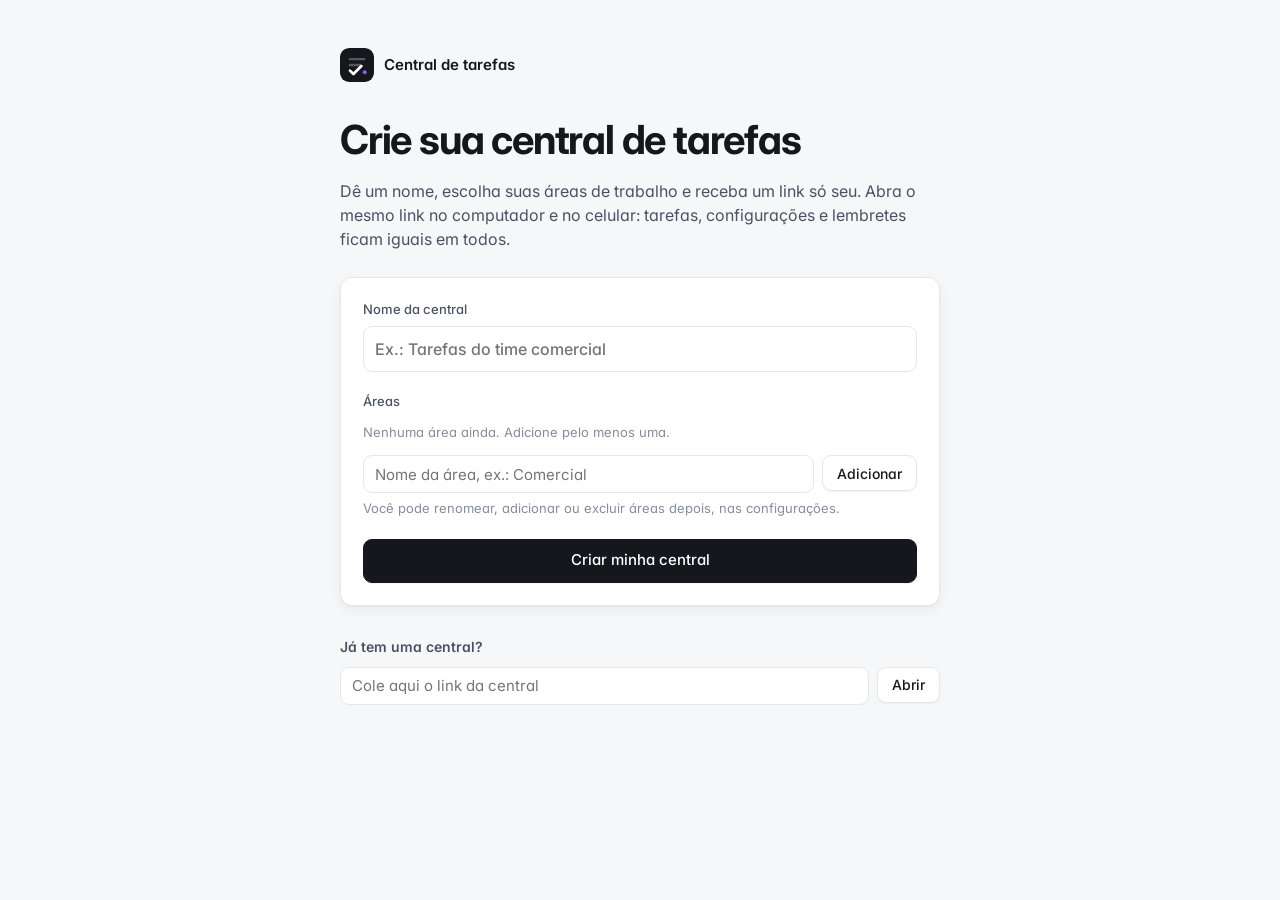
<file: index.html>
<!DOCTYPE html>
<html lang="pt-BR">
<head>
  <meta charset="UTF-8">
  <meta name="viewport" content="width=device-width, initial-scale=1, viewport-fit=cover">
  <title>Central de tarefas</title>
  <meta name="description" content="Central de tarefas e assistente B2C: demandas, Painel de indicadores, financeiro do merchan, radar das organizações e lembretes.">
  <meta name="theme-color" content="#F6F7F9" media="(prefers-color-scheme: light)">
  <meta name="theme-color" content="#0F1115" media="(prefers-color-scheme: dark)">
  <link rel="manifest" href="manifest.json">
  <link rel="icon" href="assets/icon.svg" type="image/svg+xml">
  <link rel="apple-touch-icon" href="assets/apple-touch-icon.png">
  <meta name="apple-mobile-web-app-capable" content="yes">
  <meta name="mobile-web-app-capable" content="yes">
  <meta name="apple-mobile-web-app-status-bar-style" content="default">
  <meta name="apple-mobile-web-app-title" content="Tarefas">
  <link rel="preconnect" href="https://fonts.googleapis.com">
  <link rel="preconnect" href="https://fonts.gstatic.com" crossorigin>
  <link href="https://fonts.googleapis.com/css2?family=Inter:wght@400;500;600;700&display=swap" rel="stylesheet">
  <link rel="stylesheet" href="css/styles.css">
  <script>
    try { var t = localStorage.getItem('ct-theme'); if (t === 'light' || t === 'dark') document.documentElement.setAttribute('data-theme', t); } catch (e) {}
  </script>
</head>
<body>
  <a class="skip" href="#main">Pular para o conteúdo</a>

  <!-- PÁGINA INICIAL --------------------------------------------------------- -->
  <section id="landing" class="landing" hidden>
    <div class="landing-inner">
      <div class="landing-brand"><img src="assets/icon.svg" alt="" width="34" height="34"><span>Central de tarefas</span></div>
      <h1 class="landing-title">Crie sua central de tarefas</h1>
      <p class="landing-sub">Dê um nome, escolha suas áreas de trabalho e receba um link só seu. Abra o mesmo link no computador e no celular: tarefas, configurações e lembretes ficam iguais em todos.</p>

      <p class="notice" id="landingConfigWarning" hidden>O servidor ainda não foi configurado. Edite o arquivo <code>js/config.js</code> com o endereço da função do Supabase (veja o README).</p>

      <form id="createForm" class="card landing-card" novalidate>
        <label class="field">
          <span class="label">Nome da central</span>
          <input class="input input-lg" id="landingName" maxlength="80" placeholder="Ex.: Tarefas do time comercial" autocomplete="on" autocorrect="on" spellcheck="true" autocapitalize="sentences">
        </label>
        <div class="field">
          <span class="label">Áreas</span>
          <div class="area-chips" id="landingAreaList"></div>
          <div class="inline-add">
            <input class="input" id="landingAreaInput" maxlength="40" placeholder="Nome da área, ex.: Comercial" autocomplete="on" autocorrect="on" spellcheck="true" autocapitalize="sentences">
            <button class="btn" type="button" id="landingAreaAdd">Adicionar</button>
          </div>
          <span class="hint">Você pode renomear, adicionar ou excluir áreas depois, nas configurações.</span>
        </div>
        <label class="check-row" id="legacyRow" hidden>
          <input type="checkbox" id="legacyImport" checked>
          <span>Importar as <strong id="legacyCount">0</strong> tarefas salvas neste navegador pela versão anterior</span>
        </label>
        <p class="field-error" id="createError" hidden></p>
        <button class="btn btn-primary btn-lg" type="submit" id="createBtn">Criar minha central</button>
      </form>

      <div class="landing-secondary">
        <div id="recentBox" hidden>
          <h2 class="landing-h2">Centrais abertas neste dispositivo</h2>
          <div class="recent-list" id="recentList"></div>
        </div>
        <form id="openForm" class="open-form">
          <h2 class="landing-h2">Já tem uma central?</h2>
          <div class="inline-add">
            <input class="input" id="openInput" placeholder="Cole aqui o link da central" autocomplete="off">
            <button class="btn" type="submit">Abrir</button>
          </div>
        </form>
      </div>
    </div>
  </section>

  <!-- MENSAGENS (carregando, não encontrada, erro) ----------------------------- -->
  <section id="messageScreen" class="message-screen">
    <div class="message-inner">
      <img src="assets/icon.svg" alt="" width="40" height="40">
      <h1 id="messageTitle">Carregando…</h1>
      <p id="messageText"></p>
      <div class="btn-row" id="messageActions"></div>
    </div>
  </section>

  <!-- PIN ------------------------------------------------------------------- -->
  <section id="pinScreen" class="message-screen" hidden>
    <form class="message-inner" id="pinForm" novalidate>
      <img src="assets/icon.svg" alt="" width="40" height="40">
      <h1>Central protegida</h1>
      <p id="pinMessage">Digite o PIN para abrir esta central.</p>
      <input class="input input-lg pin-input" id="pinInput" inputmode="numeric" autocomplete="off" maxlength="12" aria-label="PIN">
      <p class="field-error" id="pinError" hidden></p>
      <button class="btn btn-primary btn-lg" type="submit">Abrir</button>
    </form>
  </section>

  <div id="appShell" hidden>
  <header class="topbar">
    <div class="topbar-inner">
      <a class="brand" href="#/">
        <img src="assets/icon.svg" alt="" width="26" height="26">
        <span id="brandName">Central de tarefas</span>
      </a>
      <nav class="nav" aria-label="Seções">
        <a href="#/" data-route="tasks">Tarefas</a>
        <a href="#/areas" data-route="areas">Áreas</a>
        <a href="#/painel" data-route="panel">Painel</a>
        <a href="#/radar" data-route="radar">Radar</a>
        <a href="#/assistente" data-route="assistant">Assistente</a>
        <a href="#/projetos" data-route="projects">Projetos</a>
        <a href="#/status" data-route="status">Status</a>
        <a href="#/mais" data-route="more">Mais</a>
      </nav>
      <button class="icon-btn gs-btn" type="button" data-action="search" title="Buscar (Ctrl+K)" aria-label="Buscar"><svg viewBox="0 0 24 24" width="19" height="19" fill="none" stroke="currentColor" stroke-width="2" stroke-linecap="round" aria-hidden="true"><circle cx="11" cy="11" r="7"/><path d="m20 20-3.5-3.5"/></svg></button>
      <span class="sync-status" id="syncStatus" data-status="idle"><i></i><span></span></span>
      <button class="btn btn-primary btn-new" type="button" data-action="new">
        <svg viewBox="0 0 24 24" width="16" height="16" fill="none" stroke="currentColor" stroke-width="2.2" stroke-linecap="round" aria-hidden="true"><path d="M12 5v14M5 12h14"/></svg>
        Nova tarefa <kbd>N</kbd>
      </button>
    </div>
  </header>

  <main id="main" class="container">
    <!-- TAREFAS ------------------------------------------------------------ -->
    <section class="view" data-view="tasks">
      <div class="page-head">
        <div>
          <h1 id="centralTitle">Minhas tarefas</h1>
          <p class="summary" id="summary"></p>
        </div>
        <p class="today-date" id="todayDate"></p>
      </div>

      <form class="quick-add" id="quickForm" novalidate>
        <span class="quick-icon" aria-hidden="true">
          <svg viewBox="0 0 24 24" width="16" height="16" fill="none" stroke="currentColor" stroke-width="2" stroke-linecap="round" stroke-linejoin="round"><path d="M12 3l1.9 5.1L19 10l-5.1 1.9L12 17l-1.9-5.1L5 10l5.1-1.9z"/></svg>
        </span>
        <input id="quickInput" autocomplete="on" autocorrect="on" spellcheck="true" autocapitalize="sentences" placeholder="Escreva uma tarefa: “Enviar proposta XPTO amanhã 16h urgente”" aria-label="Captura rápida de tarefa">
        <button class="btn btn-primary" type="submit" id="quickBtn">Criar</button>
      </form>
      <button type="button" class="link-btn link-muted paste-link" data-action="paste-many">Colar mensagem com várias demandas (WhatsApp, e-mail, lista)</button>

      <div id="ownerCard"></div>

      <div class="overview">
        <div class="card progress-card" id="progressCard"></div>
        <div class="stats" id="stats"></div>
      </div>

      <div class="areas" id="areas" role="group" aria-label="Filtrar por área"></div>


      <div class="toolbar">
        <label class="search">
          <svg viewBox="0 0 24 24" width="16" height="16" fill="none" stroke="currentColor" stroke-width="2" stroke-linecap="round" aria-hidden="true"><circle cx="11" cy="11" r="7"/><path d="m20 20-3.5-3.5"/></svg>
          <input id="search" type="search" placeholder="Buscar por título, área, pessoa, empresa ou observação" autocomplete="on" autocorrect="on" spellcheck="true" autocapitalize="none" aria-label="Buscar tarefas">
          <kbd>/</kbd>
        </label>
        <select id="ownerFilter" class="select owner-filter" aria-label="Filtrar por responsável" hidden></select>
        <div class="chips" id="statusFilters" role="group" aria-label="Filtrar por situação"></div>
        <div id="layoutToggle"></div>
      </div>

      <div class="filter-bar" id="filterBar" hidden></div>
      <div class="task-list" id="taskList"></div>
    </section>

    <!-- NOTAS -------------------------------------------------------------- -->
    <section class="view" data-view="notes" hidden>
      <div class="page-head">
        <div>
          <h1>Notas de reunião</h1>
          <p class="summary">Anote durante a reunião. No final, a IA sugere as tarefas e você revisa antes de criar.</p>
        </div>
        <button class="btn btn-primary" type="button" data-action="new-note">Nova nota</button>
      </div>
      <div class="toolbar toolbar-history">
        <label class="search">
          <svg viewBox="0 0 24 24" width="16" height="16" fill="none" stroke="currentColor" stroke-width="2" stroke-linecap="round" aria-hidden="true"><circle cx="11" cy="11" r="7"/><path d="m20 20-3.5-3.5"/></svg>
          <input id="notesSearch" type="search" placeholder="Buscar nas notas" autocomplete="on" autocorrect="on" spellcheck="true" autocapitalize="none" aria-label="Buscar nas notas">
        </label>
      </div>
      <div id="notesList"></div>
    </section>

    <!-- NOTA (EDITOR) ------------------------------------------------------- -->
    <section class="view" data-view="note" hidden>
      <div class="note-editor">
        <div class="note-toolbar">
          <a class="link-btn" href="#/notas">‹ Notas</a>
          <span class="note-saved" id="noteSaved"></span>
          <button class="icon-btn" type="button" data-action="delete-note" title="Excluir nota" aria-label="Excluir nota">
            <svg viewBox="0 0 24 24" width="16" height="16" fill="none" stroke="currentColor" stroke-width="2" stroke-linecap="round"><path d="M3 6h18"/><path d="M19 6l-1 14a2 2 0 0 1-2 2H8a2 2 0 0 1-2-2L5 6"/></svg>
          </button>
        </div>
        <input class="title-input note-title" id="noteTitle" placeholder="Título da reunião" maxlength="200" autocomplete="on" autocorrect="on" spellcheck="true" autocapitalize="sentences" aria-label="Título da reunião">
        <div class="note-meta">
          <label class="field"><span class="label">Data</span><input type="date" class="input" id="noteDate"></label>
          <label class="field"><span class="label">Participantes</span><input class="input" id="noteParticipants" maxlength="500" placeholder="Quem estava na reunião" autocomplete="on" autocorrect="on" spellcheck="true" autocapitalize="sentences"></label>
        </div>
        <div class="note-tpls" aria-label="Modelos"><span class="hint">Modelo:</span>
          <button type="button" class="chip chip-sm" data-note-tpl="semanal">Alinhamento semanal</button>
          <button type="button" class="chip chip-sm" data-note-tpl="11">1:1</button>
          <button type="button" class="chip chip-sm" data-note-tpl="patro">Patrocinador</button>
          <button type="button" class="chip chip-sm" data-note-tpl="forn">Fornecedor</button>
          <button type="button" class="chip chip-sm" data-note-tpl="evento">Pós-evento</button>
        </div>
        <textarea class="input note-body" id="noteBody" placeholder="Anote tudo o que foi falado: decisões, pendências, prazos, quem ficou de fazer o quê…" aria-label="Anotações"></textarea>
        <div class="note-actions">
          <button class="btn btn-primary btn-lg" type="button" data-action="extract" id="extractBtn">
            <svg viewBox="0 0 24 24" width="16" height="16" fill="none" stroke="currentColor" stroke-width="2" stroke-linecap="round" stroke-linejoin="round" aria-hidden="true"><path d="M12 3l1.9 5.1L19 10l-5.1 1.9L12 17l-1.9-5.1L5 10l5.1-1.9z"/></svg>
            Finalizei: gerar tarefas
          </button>
          <button class="btn btn-lg" type="button" data-action="minutes">Gerar ata com IA</button>
          <button class="btn btn-lg" type="button" data-action="share-note">Enviar nota</button>
          <button class="btn btn-lg" type="button" data-action="note-followup">Cobrar pendências</button>
          <span class="hint">A IA sugere as tarefas; nada é criado antes de você revisar. A ata sai pronta para mandar aos participantes.</span>
        </div>
        <div id="noteTasks"></div>
      </div>
    </section>

    <!-- AGENDA -------------------------------------------------------------- -->
    <section class="view" data-view="agenda" hidden>
      <div class="page-head">
        <div>
          <h1>Agenda</h1>
          <p class="summary">Prazos e cobranças dos próximos dias.</p>
        </div>
      </div>
      <div id="agendaList" class="task-list"></div>
    </section>

    <!-- RELATÓRIO ----------------------------------------------------------- -->
    <section class="view" data-view="report" hidden>
      <div class="page-head">
        <div>
          <h1>Relatório</h1>
          <p class="summary">Como estão as entregas da central.</p>
        </div>
      </div>
      <div id="reportBody"></div>
    </section>

    <!-- HISTÓRICO ---------------------------------------------------------- -->
    <section class="view" data-view="history" hidden>
      <div class="page-head">
        <div>
          <h1>Histórico</h1>
          <p class="summary">Demandas concluídas e lixeira. Restaure uma tarefa para trazê-la de volta à lista.</p>
        </div>
      </div>
      <div class="chips history-tabs" role="tablist">
        <button type="button" class="chip" data-history-tab="done" aria-pressed="true">Concluídas</button>
        <button type="button" class="chip" data-history-tab="trash" aria-pressed="false">Lixeira <span class="chip-count" id="trashCount"></span></button>
      </div>
      <div class="toolbar toolbar-history">
        <label class="search">
          <svg viewBox="0 0 24 24" width="16" height="16" fill="none" stroke="currentColor" stroke-width="2" stroke-linecap="round" aria-hidden="true"><circle cx="11" cy="11" r="7"/><path d="m20 20-3.5-3.5"/></svg>
          <input id="historySearch" type="search" placeholder="Buscar no histórico" autocomplete="on" autocorrect="on" spellcheck="true" autocapitalize="none" aria-label="Buscar no histórico">
        </label>
        <select id="historyArea" class="select" aria-label="Filtrar por área"></select>
      </div>
      <div class="task-list" id="historyList"></div>
    </section>

    <!-- PAINEL B2C ---------------------------------------------------------- -->
    <section class="view" data-view="panel" hidden>
      <div class="page-head">
        <div>
          <h1>Painel B2C</h1>
          <p class="summary">Indicadores por pilar, na ordem de prioridade: Comunidade e Inferno Roxo, Sócio-Torcedor, Merchan e Kings League, CRM. Metas, evolução mês a mês e OKRs do trimestre.</p>
        </div>
      </div>
      <div id="panelBody"></div>
    </section>

    <!-- FINANCEIRO DO MERCHAN ----------------------------------------------- -->
    <section class="view" data-view="finance" hidden>
      <div class="page-head">
        <div>
          <h1>Financeiro do Merchan</h1>
          <p class="summary">NFs e XMLs dos fornecedores, envio ao financeiro, agendamento e pagamento. Com o fechamento do mês e cobrança automática.</p>
        </div>
        <div class="btn-row">
          <label class="btn xml-import" title="Selecione um ou vários XMLs de NF-e">Importar XML<input type="file" accept=".xml,text/xml,application/xml" multiple data-nfe-input hidden></label>
          <button class="btn" type="button" data-b2c="bills-csv">Exportar planilha</button>
          <button class="btn btn-primary" type="button" data-b2c="new-bill">Nova NF</button>
        </div>
      </div>
      <div id="financeBody"></div>
    </section>

    <!-- RADAR --------------------------------------------------------------- -->
    <section class="view" data-view="radar" hidden>
      <div class="page-head">
        <div>
          <h1>Radar das organizações</h1>
          <p class="summary">O que as maiores organizações de esports do mundo e do Brasil estão fazendo, com a lição prática para a sua área.</p>
        </div>
      </div>
      <div id="radarBody"></div>
    </section>

    <!-- ASSISTENTE ---------------------------------------------------------- -->
    <section class="view" data-view="assistant" hidden>
      <div class="page-head">
        <div>
          <h1>Assistente</h1>
          <p class="summary">Cobrança, direcionamento e aprendizado com visão de dono.</p>
        </div>
      </div>
      <div id="assistantBody"></div>
    </section>

    <!-- CRM E NEWSLETTER ---------------------------------------------------- -->
    <section class="view" data-view="crm" hidden>
      <div class="page-head">
        <div>
          <h1>CRM e Newsletter</h1>
          <p class="summary">Envios do RD Station, indicadores contra a referência do setor esportivo, diagnóstico e checklist.</p>
        </div>
      </div>
      <div id="crmBody"></div>
    </section>

    <!-- REFERÊNCIAS ---------------------------------------------------------- -->
    <section class="view" data-view="refs" hidden>
      <div class="page-head">
        <div>
          <h1>Referências</h1>
          <p class="summary">O que as maiores organizações de esports, clubes e empresas fazem e que funciona, por área, com como aplicar no Fluxo W7M.</p>
        </div>
      </div>
      <div id="refBody"></div>
    </section>

    <!-- PLANO DE ESTUDO ------------------------------------------------------- -->
    <section class="view" data-view="study" hidden>
      <div class="page-head">
        <div>
          <h1>Plano de estudo</h1>
          <p class="summary">Trilha de 12 semanas focada na sua área: cursos gratuitos, podcasts, leituras e vídeos, sempre com uma prática no seu trabalho.</p>
        </div>
      </div>
      <div id="studyBody"></div>
    </section>

    <!-- NOVIDADES E GUIA ------------------------------------------------------- -->
    <section class="view" data-view="guide" hidden>
      <div class="page-head"><div><h1>Novidades e guia</h1><p class="summary">Como tirar o máximo da Central e o que mudou em cada atualização.</p></div></div>
      <div id="guideBody"></div>
    </section>

    <!-- PROJETOS -------------------------------------------------------------- -->
    <section class="view" data-view="projects" hidden>
      <div class="page-head"><div><h1>Projetos</h1><p class="summary">Progresso, dia D, próxima etapa e atrasos de cada projeto.</p></div><a class="btn btn-primary" href="#/playbooks">Novo pelo playbook</a></div>
      <div id="projectsBody"></div>
    </section>

    <!-- ESPAÇOS E EVENTOS (MAPA 3D) -------------------------------------------- -->
    <section class="view" data-view="spaces" hidden>
      <div class="page-head"><div><h1>Espaços e eventos</h1><p class="summary">Mapa 3D do escritório: monte o layout de cada evento, veja em 3D ou em planta e baixe para mandar aos fornecedores.</p></div></div>
      <div id="spacesBody"></div>
    </section>

    <!-- EQUIPE E 1:1 ----------------------------------------------------------- -->
    <section class="view" data-view="team" hidden>
      <div class="page-head"><div><h1>Equipe e 1:1</h1><p class="summary">O que está com cada pessoa, atrasos, entregas e a pauta da 1:1 pronta.</p></div></div>
      <div id="teamBody"></div>
    </section>

    <!-- GROWTH ---------------------------------------------------------------- -->
    <section class="view" data-view="growth" hidden>
      <div class="page-head"><div><h1>Growth</h1><p class="summary">Backlog de experimentos com nota ICE: Impacto, Confiança e Facilidade. Teste o melhor, registre o aprendizado.</p></div></div>
      <div id="growthBody"></div>
    </section>

    <!-- STATUS SEMANAL --------------------------------------------------------- -->
    <section class="view" data-view="status" hidden>
      <div class="page-head"><div><h1>Status semanal</h1><p class="summary">Pronto para mandar ao seu gestor: entregas, andamento, riscos e próxima semana.</p></div></div>
      <div id="statusBody"></div>
    </section>

    <!-- PLAYBOOKS -------------------------------------------------------------- -->
    <section class="view" data-view="playbooks" hidden>
      <div class="page-head"><div><h1>Playbooks</h1></div></div>
      <div id="playbooksBody"></div>
    </section>

    <!-- MARCA PESSOAL ---------------------------------------------------------- -->
    <section class="view" data-view="brand" hidden>
      <div class="page-head">
        <div>
          <h1>Marca pessoal</h1>
          <p class="summary">Seu plano de conteúdo para LinkedIn, Instagram e X: posicionamento, calendário, ideias do seu trabalho e metas, para você ser cada vez mais relevante no cenário.</p>
        </div>
      </div>
      <div id="brandBody"></div>
    </section>

    <!-- ÁREAS ------------------------------------------------------------------ -->
    <section class="view" data-view="area" hidden>
      <div class="page-head">
        <div>
          <h1>Minhas áreas</h1>
          <p class="summary">Cada área com as próprias demandas, indicadores, OKRs, plano de 90 dias e referências.</p>
        </div>
      </div>
      <div id="areaBody"></div>
    </section>

    <!-- RELATÓRIO DA DIRETORIA ------------------------------------------------ -->
    <section class="view" data-view="board" hidden>
      <div class="page-head">
        <div>
          <h1>Relatório da diretoria</h1>
          <p class="summary">Reunião mensal pronta: cada pilar com mês x mês anterior x meta, OKRs, entregas e as decisões que você precisa pedir.</p>
        </div>
      </div>
      <div id="boardBody"></div>
    </section>

    <!-- APRENDER MARKETING ---------------------------------------------------- -->
    <section class="view" data-view="learn" hidden>
      <div class="page-head">
        <div>
          <h1>Aprender marketing</h1>
          <p class="summary">Os termos que aparecem em reunião, explicados de forma simples, com exemplo do Fluxo W7M e como falar cada um.</p>
        </div>
      </div>
      <div id="learnBody"></div>
    </section>

    <!-- MAIS ---------------------------------------------------------------- -->
    <section class="view" data-view="more" hidden>
      <div class="page-head"><div><h1>Mais</h1></div></div>
      <h2 class="hub-title">Gestão</h2>
      <div class="hub">
        <a class="card hub-item" href="#/status"><strong>Status semanal</strong><span>Entregas, andamento, aguardando, riscos e próxima semana prontos para o gestor, com versão executiva pela IA</span></a>
        <a class="card hub-item" href="#/espacos"><strong>Espaços e eventos (3D)</strong><span>Mapa 3D do escritório: layout de watch party, summit, campeonato e ativação, com planta, imagem e PDF para baixar</span></a>
        <a class="card hub-item" href="#/projetos"><strong>Projetos</strong><span>Drops, campanhas e eventos com progresso, contagem para o dia D, próxima etapa e atrasos</span></a>
        <a class="card hub-item" href="#/equipe"><strong>Equipe e 1:1</strong><span>Demandas, atrasos e entregas de cada pessoa, pauta da 1:1 pronta e registro da conversa</span></a>
        <a class="card hub-item" href="#/playbooks"><strong>Playbooks</strong><span>Drop de merch, campanha de sócio, evento, newsletter, Kings League e fechamento do mês: todas as tarefas com prazo em 1 toque</span></a>
        <a class="card hub-item" href="#/diretoria"><strong>Relatório da diretoria</strong><span>Reunião mensal pronta: indicadores x meta, OKRs, entregas e decisões, com apresentação pela IA</span></a>
        <a class="card hub-item" href="#/notas"><strong>Notas de reunião</strong><span>Anote e gere tarefas com IA</span></a>
        <a class="card hub-item" href="#/agenda"><strong>Agenda</strong><span>Prazos e cobranças dos próximos dias</span></a>
      </div>
      <h2 class="hub-title">Receita e dados</h2>
      <div class="hub">
        <a class="card hub-item" href="#/painel"><strong>Painel B2C</strong><span>Todos os indicadores, funil do torcedor e OKRs</span></a>
        <a class="card hub-item" href="#/financeiro"><strong>Financeiro do Merchan</strong><span>NFs, XMLs, fechamento do mês e pagamentos</span></a>
        <a class="card hub-item" href="#/growth"><strong>Growth</strong><span>Backlog de experimentos com nota ICE, ideias da IA inspiradas nas maiores orgs e aprendizados dos testes</span></a>
        <a class="card hub-item" href="#/crm"><strong>CRM e Newsletter</strong><span>Envios do RD Station, diagnóstico e checklist</span></a>
        <a class="card hub-item" href="#/referencias"><strong>Referências</strong><span>Casos, campanhas e práticas por área: Comunidade, Sócio, Merchan, CRM, Inferno Roxo e Kings League</span></a>
      </div>
      <h2 class="hub-title">Seu crescimento</h2>
      <div class="hub">
        <a class="card hub-item" href="#/marca"><strong>Marca pessoal</strong><span>Plano de conteúdo no LinkedIn, Instagram e X, calendário de posts e metas</span></a>
        <a class="card hub-item" href="#/estudos"><strong>Plano de estudo</strong><span>Trilha de 12 semanas com cursos gratuitos, podcasts e leituras da sua área</span></a>
        <a class="card hub-item" href="#/aprender"><strong>Aprender marketing</strong><span>Glossário com awareness, funil, CAC, LTV, churn e outros termos, e o termo do dia</span></a>
      </div>
      <h2 class="hub-title">Sistema</h2>
      <div class="hub">
        <a class="card hub-item hub-guide" href="#/guia"><strong>Novidades e guia</strong><span>Rotina recomendada de uso e tudo o que mudou em cada atualização</span></a>
        <a class="card hub-item" href="#/relatorio"><strong>Relatório</strong><span>Entregas, prazos e produtividade</span></a>
        <a class="card hub-item" href="#/historico"><strong>Histórico</strong><span>Concluídas e lixeira</span></a>
        <a class="card hub-item" href="#/config"><strong>Configurações</strong><span>Lembretes, radar, contexto, áreas e notificações</span></a>
      </div>
      <p class="hint app-version" id="appVersion"></p>
    </section>

    <!-- CONFIGURAÇÕES ------------------------------------------------------ -->
    <section class="view" data-view="settings" id="view-settings" hidden>
      <div class="page-head">
        <div><h1>Configurações</h1></div>
      </div>

      <div class="settings">

        <section class="card settings-group">
          <h2>Central</h2>
          <label class="field">
            <span class="label">Nome</span>
            <input class="input" id="centralName" maxlength="80" autocomplete="on" autocorrect="on" spellcheck="true" autocapitalize="sentences">
          </label>
          <div class="field">
            <span class="label">Link desta central</span>
            <div class="inline-add">
              <input class="input" id="centralLink" readonly aria-label="Link da central">
              <button class="btn" type="button" data-action="copy-link">Copiar</button>
              <button class="btn" type="button" data-action="share-link">Compartilhar</button>
            </div>
            <span class="hint">Use este link no computador e no celular. Qualquer pessoa com ele pode ver e editar as tarefas, então compartilhe só com quem você quiser.</span>
          </div>
          <a class="link-btn" href="./">Abrir ou criar outra central</a>
        </section>

        <section class="card settings-group">
          <h2>Áreas</h2>
          <div class="area-editor" id="areaEditor"></div>
          <div class="inline-add">
            <input class="input" id="newAreaInput" maxlength="40" placeholder="Nova área" autocomplete="on" autocorrect="on" spellcheck="true" autocapitalize="sentences">
            <button class="btn" type="button" data-action="area-add">Adicionar área</button>
          </div>
          <span class="hint">Clique na bolinha para trocar a cor. Ao excluir uma área, as tarefas dela vão para a primeira área da lista.</span>
        </section>

        <section class="card settings-group">
          <h2>Lembretes</h2>
          <p class="hint">Estas configurações ficam salvas na central e valem para todos os dispositivos.</p>
          <div class="setting-row">
            <div>
              <strong>Lembretes de tarefas</strong>
              <p>Resumo do que depende de você, começando pelas atrasadas, urgentes e de hoje. Tarefas aguardando retorno só entram no dia da cobrança.</p>
            </div>
            <label class="switch"><input type="checkbox" id="setEnabled" aria-label="Lembretes ligados"><span></span></label>
          </div>
          <div class="setting-grid">
            <label class="field">
              <span class="label">Frequência</span>
              <select id="setFrequency" class="select">
                <option value="1">A cada 1 hora</option>
                <option value="2">A cada 2 horas</option>
                <option value="3">A cada 3 horas</option>
                <option value="4">A cada 4 horas</option>
                <option value="6">A cada 6 horas</option>
              </select>
            </label>
            <label class="field">
              <span class="label">Horário inicial</span>
              <input type="time" id="setStart" class="input">
            </label>
            <label class="field">
              <span class="label">Horário final</span>
              <input type="time" id="setEnd" class="input">
            </label>
          </div>
          <div class="setting-row">
            <div>
              <strong>Resumo do dia</strong>
              <p>Uma notificação de manhã com o que é para hoje, as atrasadas e as cobranças de retorno.</p>
            </div>
            <div class="inline-controls">
              <input type="time" id="setSummaryTime" class="input input-time" aria-label="Horário do resumo">
              <label class="switch"><input type="checkbox" id="setSummary" aria-label="Resumo do dia ligado"><span></span></label>
            </div>
          </div>
        </section>

        <section class="card settings-group">
          <h2>Radar e assistente</h2>
          <div class="setting-row">
            <div>
              <strong>Radar das organizações</strong>
              <p>Busca na web as notícias das organizações e manda as relevantes como notificação, dentro do horário dos lembretes.</p>
            </div>
            <label class="switch"><input type="checkbox" id="setRadar" aria-label="Radar ligado"><span></span></label>
          </div>
          <label class="field">
            <span class="label">Frequência do radar</span>
            <select id="setRadarFreq" class="select">
              <option value="0">2 vezes por dia, às 9h e às 15h (cerca de US$ 0,25 por dia)</option>
              <option value="1">A cada 1 hora (cerca de US$ 0,70 por dia)</option>
              <option value="2">A cada 2 horas</option>
              <option value="3">A cada 3 horas</option>
              <option value="4">A cada 4 horas</option>
              <option value="6">A cada 6 horas</option>
            </select>
          </label>
          <label class="field">
            <span class="label">Organizações monitoradas (uma por linha)</span>
            <textarea id="setRadarOrgs" class="input" rows="6" placeholder="Deixe vazio para usar a lista padrão"></textarea>
            <span class="hint">Em rodízio: cada rodada olha 8 organizações (4 se for de hora em hora). Vazio = lista padrão com 20 organizações do mundo e do Brasil. Toda segunda sai um estudo de caso da semana.</span>
          </label>
          <label class="field">
            <span class="label">Seu contexto estratégico</span>
            <textarea id="setContext" class="input" rows="6" maxlength="4000" placeholder="Cargo, empresa, pilares e prioridades. O assistente e o radar usam este texto para orientar você."></textarea>
          </label>
        </section>

        <section class="card settings-group">
          <h2>Financeiro do Merchan</h2>
          <div class="setting-row">
            <div>
              <strong>Cobrança de NFs e pagamentos</strong>
              <p>Entra nos lembretes: NFs vencidas, vencendo em até 3 dias sem agendamento e o fechamento do mês.</p>
            </div>
            <label class="switch"><input type="checkbox" id="setBills" aria-label="Cobrança de NFs ligada"><span></span></label>
          </div>
          <div class="setting-row">
            <div>
              <strong>Briefing do dono pela IA</strong>
              <p>No horário do resumo do dia, a notificação vem escrita pela IA: cobrança, as 3 prioridades de hoje e uma dica de organização de referência. Cerca de US$ 0,01 por dia.</p>
            </div>
            <label class="switch"><input type="checkbox" id="setBriefing" aria-label="Briefing pela IA ligado"><span></span></label>
          </div>
          <div class="setting-row">
            <div>
              <strong>Revisão da semana</strong>
              <p>Sexta, às 17h: o que você entregou, o que ficou aberto, NFs da semana seguinte e o lembrete de definir as prioridades de segunda.</p>
            </div>
            <label class="switch"><input type="checkbox" id="setWeekly" aria-label="Revisão da semana ligada"><span></span></label>
          </div>
          <div class="setting-row">
            <div>
              <strong>Encerrar o dia</strong>
              <p>No fim do expediente: quanto do plano de hoje você cumpriu e o que falta. Um toque abre o encerramento.</p>
              <label class="inline-time">Horário <input type="time" id="setDayCloseTime" class="input" value="18:30"></label>
            </div>
            <label class="switch"><input type="checkbox" id="setDayClose" aria-label="Lembrete de encerrar o dia ligado"><span></span></label>
          </div>
          <div class="setting-row">
            <div>
              <strong>Lembrete antes do horário</strong>
              <p>Tarefas de hoje com hora marcada (reunião, call, entrega) avisam antes. Tocando, abre a tarefa.</p>
            </div>
            <select id="setTimeReminder" class="select select-sm" aria-label="Antecedência do lembrete"><option value="0">Desligado</option><option value="10">10 min antes</option><option value="15">15 min antes</option><option value="30">30 min antes</option><option value="60">1 hora antes</option></select>
          </div>
          <label class="field">
            <span class="label">Prazo para enviar as NFs e XMLs do mês anterior</span>
            <select id="setCloseDay" class="select">
              <option value="3">Até o dia 3</option>
              <option value="5">Até o dia 5</option>
              <option value="7">Até o dia 7</option>
              <option value="10">Até o dia 10</option>
            </select>
          </label>
        </section>

        <section class="card settings-group">
          <h2>Equipe</h2>
          <p class="hint">Responsáveis das tarefas. Com o WhatsApp cadastrado, o botão Cobrar abre a conversa direto com a pessoa e a IA pode propor delegar demandas para ela.</p>
          <div class="people-list" id="peopleList"></div>
          <div class="inline-add">
            <input class="input" id="newPersonInput" maxlength="60" placeholder="Nome da pessoa" autocomplete="on" autocorrect="on" spellcheck="true" autocapitalize="sentences">
            <button class="btn" type="button" data-action="person-add">Adicionar</button>
          </div>
        </section>

        <section class="card settings-group">
          <h2>Segurança</h2>
          <div class="setting-row">
            <div>
              <strong>PIN de acesso</strong>
              <p id="pinStatus">Sem PIN. Qualquer pessoa com o link abre a central.</p>
            </div>
            <div class="btn-row">
              <button class="btn" type="button" data-action="pin-set" id="btnPinSet">Criar PIN</button>
              <button class="btn" type="button" data-action="pin-remove" id="btnPinRemove" hidden>Remover PIN</button>
            </div>
          </div>
          <div class="setting-row">
            <div>
              <strong>Gerar novo link</strong>
              <p>O link atual para de funcionar. Use se alguém que não deveria tiver o link. Depois, abra o novo link nos seus aparelhos.</p>
            </div>
            <button class="btn" type="button" data-action="rotate-link">Gerar novo link</button>
          </div>
        </section>

        <section class="card settings-group">
          <h2>Assistente de IA</h2>
          <p class="device-status" id="aiStatus">Verificando…</p>
          <p class="hint">Usado em Notas, na captura rápida, no Assistente e no Radar. Limite de uso diário por central para controlar o custo.</p>
        </section>

        <section class="card settings-group">
          <h2>Notificações neste dispositivo</h2>
          <p class="device-status" id="deviceNotifStatus"></p>
          <div class="btn-row">
            <button class="btn btn-primary" id="btnNotifEnable" type="button" data-action="notif-enable">Ativar neste dispositivo</button>
            <button class="btn" id="btnNotifTest" type="button" data-action="notif-test">Enviar teste</button>
            <button class="btn" id="btnNotifDisable" type="button" data-action="notif-disable">Desativar neste dispositivo</button>
          </div>
          <p class="hint" id="nextReminder"></p>
          <p class="hint">Cada computador ou celular ativa as notificações uma vez. Se você abrir a central de outra pessoa e ativar aqui, também recebe os lembretes dela.</p>
        </section>

        <section class="card settings-group">
          <h2>Aparência neste dispositivo</h2>
          <div class="seg" role="radiogroup" aria-label="Tema">
            <label class="seg-opt"><input type="radio" name="theme" value="auto"><span>Automático</span></label>
            <label class="seg-opt"><input type="radio" name="theme" value="light"><span>Claro</span></label>
            <label class="seg-opt"><input type="radio" name="theme" value="dark"><span>Escuro</span></label>
          </div>
        </section>

        <section class="card settings-group">
          <h2>Instalar como app</h2>
          <p class="hint" id="installHint"></p>
          <div class="btn-row"><button class="btn" id="btnInstall" type="button" data-action="install" hidden>Instalar app</button></div>
        </section>

        <section class="card settings-group">
          <h2>Backup</h2>
          <p class="hint">O arquivo inclui tarefas, status, datas, áreas e configurações de lembrete desta central.</p>
          <div class="btn-row">
            <button class="btn" type="button" data-action="export">Exportar backup</button>
            <button class="btn" type="button" data-action="import">Importar backup</button>
            <input type="file" id="importFile" accept="application/json,.json" hidden>
          </div>
          <div class="notice" id="legacyBox" hidden>
            <span>Há <strong id="legacyBoxCount">0</strong> tarefas salvas neste navegador pela versão anterior.</span>
            <button class="btn" type="button" data-action="import-legacy">Importar para esta central</button>
          </div>
          <p class="hint" id="storageInfo"></p>
        </section>
      </div>
    </section>
  </main>

  <nav class="bottom-nav" aria-label="Seções">
    <a href="#/" data-route="tasks"><svg viewBox="0 0 24 24" width="22" height="22" fill="none" stroke="currentColor" stroke-width="2" stroke-linecap="round" stroke-linejoin="round" aria-hidden="true"><path d="M9 11l3 3L22 4"/><path d="M21 12v7a2 2 0 0 1-2 2H5a2 2 0 0 1-2-2V5a2 2 0 0 1 2-2h11"/></svg><span>Tarefas</span></a>
    <a href="#/areas" data-route="areas"><svg viewBox="0 0 24 24" width="22" height="22" fill="none" stroke="currentColor" stroke-width="2" stroke-linecap="round" stroke-linejoin="round" aria-hidden="true"><path d="M12 2l9 5-9 5-9-5z"/><path d="M3 12l9 5 9-5"/><path d="M3 17l9 5 9-5"/></svg><span>Áreas</span></a>
    <a href="#/radar" data-route="radar"><svg viewBox="0 0 24 24" width="22" height="22" fill="none" stroke="currentColor" stroke-width="2" stroke-linecap="round" stroke-linejoin="round" aria-hidden="true"><circle cx="12" cy="12" r="9"/><circle cx="12" cy="12" r="5"/><path d="M12 12l6-6"/></svg><span>Radar</span></a>
    <a href="#/assistente" data-route="assistant"><svg viewBox="0 0 24 24" width="22" height="22" fill="none" stroke="currentColor" stroke-width="2" stroke-linecap="round" stroke-linejoin="round" aria-hidden="true"><path d="M12 3l1.9 5.1L19 10l-5.1 1.9L12 17l-1.9-5.1L5 10l5.1-1.9z"/><path d="M19 17l.8 2.2L22 20l-2.2.8L19 23l-.8-2.2L16 20l2.2-.8z"/></svg><span>Assistente</span></a>
    <a href="#/mais" data-route="more"><svg viewBox="0 0 24 24" width="22" height="22" fill="none" stroke="currentColor" stroke-width="2" stroke-linecap="round" stroke-linejoin="round" aria-hidden="true"><rect x="3" y="3" width="7" height="7" rx="1.5"/><rect x="14" y="3" width="7" height="7" rx="1.5"/><rect x="3" y="14" width="7" height="7" rx="1.5"/><rect x="14" y="14" width="7" height="7" rx="1.5"/></svg><span>Mais</span></a>
  </nav>

  <button class="fab" type="button" data-action="new" aria-label="Nova tarefa">
    <svg viewBox="0 0 24 24" width="26" height="26" fill="none" stroke="currentColor" stroke-width="2.2" stroke-linecap="round" aria-hidden="true"><path d="M12 5v14M5 12h14"/></svg>
  </button>
  </div>

  <!-- FICHA DA TAREFA ---------------------------------------------------- -->
  <dialog id="detailDialog" class="dialog dialog-detail" aria-label="Ficha da tarefa">
    <div class="dt-wrap">
      <div class="dialog-head">
        <span class="label">Ficha da tarefa</span>
        <button type="button" class="icon-btn" data-close aria-label="Fechar">
          <svg viewBox="0 0 24 24" width="18" height="18" fill="none" stroke="currentColor" stroke-width="2" stroke-linecap="round" aria-hidden="true"><path d="M18 6 6 18M6 6l12 12"/></svg>
        </button>
      </div>
      <div class="dialog-body">
        <div id="dtHead"></div>
        <p class="dt-desc" id="dtDesc" hidden></p>
        <section class="dt-sec" id="dtFocus"></section>
        <section class="dt-sec" id="dtTags"></section>
        <section class="dt-sec">
          <div id="dtCheck"></div>
          <form id="dtStepForm" class="dt-add"><input id="dtStep" maxlength="3000" placeholder="Novo passo (separe vários com ;)" autocomplete="on" autocorrect="on" spellcheck="true" autocapitalize="sentences" aria-label="Novo passo"><button class="btn" type="submit">Adicionar</button></form>
        </section>
        <section class="dt-sec">
          <div class="dt-sec-head"><h3>Andamento</h3><span class="hint">Diário com data e hora</span></div>
          <form id="dtNoteForm" class="dt-add"><textarea id="dtNote" rows="2" maxlength="2000" placeholder="O que aconteceu? Ex.: Liguei pro fornecedor, orçamento chega sexta." aria-label="Nova nota"></textarea><button class="btn btn-primary" type="submit" id="dtNoteBtn">Anotar</button></form>
          <div class="dt-log" id="dtLog"></div>
        </section>
      </div>
      <div class="dialog-foot dt-foot">
        <div class="btn-row"><button type="button" class="btn" data-dt="ai" title="A IA sugere o próximo passo">✨</button><button type="button" class="btn" data-dt="share" title="Enviar andamento (WhatsApp)">Enviar</button></div>
        <div class="btn-row">
          <button type="button" class="btn" data-dt="dup" title="Criar uma cópia desta tarefa">Duplicar</button>
          <button type="button" class="btn" data-dt="edit">Editar tudo</button>
          <button type="button" class="btn btn-primary" data-dt="done" id="dtDone">✓ Concluir</button>
        </div>
      </div>
    </div>
  </dialog>

  <!-- DIÁLOGO: NOVA / EDITAR TAREFA --------------------------------------- -->
  <dialog id="taskDialog" class="dialog" aria-labelledby="taskDialogTitle">
    <form id="taskForm" novalidate>
      <div class="dialog-head">
        <h2 id="taskDialogTitle">Nova tarefa</h2>
        <button type="button" class="icon-btn" data-close aria-label="Fechar">
          <svg viewBox="0 0 24 24" width="18" height="18" fill="none" stroke="currentColor" stroke-width="2" stroke-linecap="round" aria-hidden="true"><path d="M18 6 6 18M6 6l12 12"/></svg>
        </button>
      </div>
      <div class="dialog-body">
        <input class="title-input" name="taskTitle" placeholder="O que precisa ser feito?" autocomplete="on" autocorrect="on" spellcheck="true" autocapitalize="sentences" maxlength="200" aria-label="Título da tarefa">
        <p class="field-error" id="titleError" hidden>Dê um título para a tarefa.</p>

        <div class="field">
          <span class="label">Área</span>
          <div class="seg seg-wrap" id="fArea" role="radiogroup" aria-label="Área"></div>
        </div>

        <div class="field">
          <span class="label">Prazo</span>
          <div class="date-row">
            <input type="date" name="dueDate" class="input" aria-label="Data de entrega">
            <input type="time" name="dueTime" class="input" aria-label="Horário (opcional)">
          </div>
          <div class="quick" data-target="dueDate">
            <button type="button" data-days="0">Hoje</button>
            <button type="button" data-days="1">Amanhã</button>
            <button type="button" data-days="7">Em 1 semana</button>
            <button type="button" data-days="">Sem prazo</button>
          </div>
          <label class="repeat-row">
            <svg viewBox="0 0 24 24" width="15" height="15" fill="none" stroke="currentColor" stroke-width="2" stroke-linecap="round" stroke-linejoin="round" aria-hidden="true"><path d="M17 1l4 4-4 4"/><path d="M3 11V9a4 4 0 0 1 4-4h14"/><path d="M7 23l-4-4 4-4"/><path d="M21 13v2a4 4 0 0 1-4 4H3"/></svg>
            <select name="recurrence" class="select select-sm" aria-label="Repetir">
              <option value="">Não repete</option>
              <option value="daily">Todo dia</option>
              <option value="weekdays">Dias úteis</option>
              <option value="weekly">Toda semana</option>
              <option value="biweekly">A cada 2 semanas</option>
              <option value="monthly">Todo mês</option>
            </select>
          </label>
        </div>

        <div class="field">
          <span class="label">Etapa do funil <span class="hint-inline">(o que esta demanda move no marketing)</span></span>
          <select name="funnel" class="select" id="fFunnel" aria-label="Etapa do funil"></select>
          <span class="hint" id="fFunnelHint"></span>
        </div>

        <div class="field">
          <span class="label">Prioridade</span>
          <div class="seg seg-wrap seg-prio" id="fPriority" role="radiogroup" aria-label="Prioridade"></div>
        </div>

        <div class="field">
          <span class="label">Status</span>
          <div class="seg seg-wrap" id="fStatus" role="radiogroup" aria-label="Status"></div>
        </div>

        <div class="field">
          <div class="label-row"><span class="label">Checklist</span><span class="btn-row"><button type="button" class="link-btn" id="aiSteps">✨ Quebrar em passos</button><button type="button" class="link-btn" id="aiHelp">Pedir ajuda à IA</button></span></div>
          <div class="checklist" id="fChecklist"></div>
          <p class="hint ai-tip" id="aiTip" hidden></p>
          <div class="inline-add">
            <input class="input" id="checklistInput" placeholder="Adicionar etapa" autocomplete="on" autocorrect="on" spellcheck="true" autocapitalize="sentences" maxlength="200" aria-label="Nova etapa">
            <button class="btn" type="button" id="checklistAdd">Adicionar</button>
          </div>
        </div>

        <fieldset class="waiting-box" id="waitingFields" hidden>
          <legend>Aguardando retorno</legend>
          <label class="field">
            <span class="label">Aguardando</span>
            <input class="input" name="waitingFor" placeholder="Nome da pessoa ou empresa" autocomplete="on" autocorrect="on" spellcheck="true" autocapitalize="sentences">
          </label>
          <div class="two">
            <label class="field"><span class="label">Desde</span><input type="date" name="waitingSince" class="input"></label>
            <label class="field"><span class="label">Cobrar novamente em</span><input type="date" name="followUpDate" class="input"></label>
          </div>
          <div class="quick" data-target="followUpDate">
            <button type="button" data-days="1">Amanhã</button>
            <button type="button" data-days="2">Em 2 dias</button>
            <button type="button" data-days="7">Em 1 semana</button>
            <button type="button" data-days="">Sem cobrança</button>
          </div>
        </fieldset>

        <details class="more" id="moreDetails">
          <summary>Mais detalhes</summary>
          <label class="field">
            <span class="label">Descrição</span>
            <textarea name="description" rows="3" class="input"></textarea>
          </label>
          <div class="two">
            <label class="field"><span class="label">Responsável</span><input name="owner" class="input" autocomplete="on" autocorrect="on" spellcheck="true" autocapitalize="sentences" list="ownersList"></label>
            <label class="field"><span class="label">Projeto</span><input name="project" class="input" autocomplete="on" autocorrect="on" spellcheck="true" autocapitalize="sentences" list="projectsList" maxlength="80" placeholder="Opcional"></label>
            <label class="field"><span class="label">Link relacionado</span><input name="link" type="url" class="input" placeholder="https://" autocomplete="off"></label>
          </div>
          <label class="field">
            <span class="label">Observações adicionais</span>
            <textarea name="notes" rows="2" class="input"></textarea>
          </label>
        </details>
        <datalist id="ownersList"></datalist>
        <datalist id="projectsList"></datalist>

        <div class="comments" id="commentsBox" hidden>
          <span class="label">Comentários</span>
          <div id="commentsList"></div>
          <div class="inline-add">
            <input class="input" id="commentInput" placeholder="Escreva um comentário sobre o andamento" autocomplete="on" autocorrect="on" spellcheck="true" autocapitalize="sentences" maxlength="2000" aria-label="Novo comentário">
            <button class="btn" type="button" id="commentAdd">Comentar</button>
          </div>
        </div>
      </div>
      <div class="dialog-foot">
        <span class="meta" id="taskMeta"></span>
        <div class="btn-row">
          <button type="button" class="btn" data-close>Cancelar</button>
          <button type="submit" class="btn btn-primary">Salvar tarefa</button>
        </div>
      </div>
    </form>
  </dialog>

  <!-- DIÁLOGO: AGUARDANDO RETORNO ----------------------------------------- -->
  <dialog id="waitDialog" class="dialog dialog-sm" aria-labelledby="waitDialogTitle">
    <form id="waitForm" novalidate>
      <div class="dialog-head">
        <h2 id="waitDialogTitle">Aguardando retorno</h2>
        <button type="button" class="icon-btn" data-close aria-label="Fechar">
          <svg viewBox="0 0 24 24" width="18" height="18" fill="none" stroke="currentColor" stroke-width="2" stroke-linecap="round" aria-hidden="true"><path d="M18 6 6 18M6 6l12 12"/></svg>
        </button>
      </div>
      <div class="dialog-body">
        <p class="dialog-task" id="waitTaskTitle"></p>
        <label class="field">
          <span class="label">Aguardando</span>
          <input class="input" name="waitingFor" placeholder="Nome da pessoa ou empresa" autocomplete="on" autocorrect="on" spellcheck="true" autocapitalize="sentences">
        </label>
        <div class="two">
          <label class="field"><span class="label">Desde</span><input type="date" name="waitingSince" class="input"></label>
          <label class="field"><span class="label">Cobrar novamente em</span><input type="date" name="followUpDate" class="input"></label>
        </div>
        <div class="quick" data-target="followUpDate">
          <button type="button" data-days="1">Amanhã</button>
          <button type="button" data-days="2">Em 2 dias</button>
          <button type="button" data-days="7">Em 1 semana</button>
          <button type="button" data-days="">Sem cobrança</button>
        </div>
      </div>
      <div class="dialog-foot">
        <span class="meta">No dia da cobrança a tarefa volta para o topo e entra nos lembretes.</span>
        <div class="btn-row">
          <button type="button" class="btn" data-close>Cancelar</button>
          <button type="submit" class="btn btn-primary">Marcar como aguardando</button>
        </div>
      </div>
    </form>
  </dialog>

  <!-- DIÁLOGO: CONFIRMAÇÃO ------------------------------------------------- -->
  <dialog id="confirmDialog" class="dialog dialog-sm" aria-labelledby="confirmTitle">
    <form method="dialog">
      <div class="dialog-body">
        <h2 id="confirmTitle" class="confirm-title"></h2>
        <p id="confirmMsg" class="confirm-msg"></p>
      </div>
      <div class="dialog-foot">
        <span></span>
        <div class="btn-row">
          <button class="btn" value="cancel">Cancelar</button>
          <button class="btn btn-danger" value="ok" id="confirmOk">Confirmar</button>
        </div>
      </div>
    </form>
  </dialog>

  <!-- DIÁLOGO: REVISAR TAREFAS SUGERIDAS PELA IA ---------------------------- -->
  <dialog id="reviewDialog" class="dialog dialog-lg" aria-labelledby="reviewTitle">
    <form id="reviewForm" novalidate>
      <div class="dialog-head">
        <h2 id="reviewTitle">Tarefas sugeridas</h2>
        <button type="button" class="icon-btn" data-close aria-label="Fechar">
          <svg viewBox="0 0 24 24" width="18" height="18" fill="none" stroke="currentColor" stroke-width="2" stroke-linecap="round" aria-hidden="true"><path d="M18 6 6 18M6 6l12 12"/></svg>
        </button>
      </div>
      <div class="dialog-body">
        <p class="hint" id="reviewHint">Revise, ajuste o que precisar e desmarque o que não quiser criar.</p>
        <div id="reviewList" class="review-list"></div>
      </div>
      <div class="dialog-foot">
        <span class="meta" id="reviewMeta"></span>
        <div class="btn-row">
          <button type="button" class="btn" data-close>Cancelar</button>
          <button type="submit" class="btn btn-primary" id="reviewSubmit">Criar tarefas</button>
        </div>
      </div>
    </form>
  </dialog>

  <!-- DIÁLOGO: CRIAR/TROCAR PIN ------------------------------------------------ -->
  <dialog id="pinDialog" class="dialog dialog-sm" aria-labelledby="pinDialogTitle">
    <form id="pinDialogForm" novalidate>
      <div class="dialog-body">
        <h2 id="pinDialogTitle" class="confirm-title">Criar PIN</h2>
        <p class="confirm-msg">Quem abrir o link vai precisar digitar o PIN. Use de 4 a 12 números. Seus aparelhos já conectados continuam abertos.</p>
        <input class="input input-lg pin-input" id="newPinInput" inputmode="numeric" autocomplete="off" maxlength="12" aria-label="Novo PIN">
        <p class="field-error" id="newPinError" hidden></p>
      </div>
      <div class="dialog-foot">
        <span></span>
        <div class="btn-row">
          <button type="button" class="btn" data-close>Cancelar</button>
          <button type="submit" class="btn btn-primary">Salvar PIN</button>
        </div>
      </div>
    </form>
  </dialog>

  <!-- DIÁLOGO: CENTRAL CRIADA ------------------------------------------------ -->
  <dialog id="linkDialog" class="dialog dialog-sm" aria-labelledby="linkDialogTitle">
    <form method="dialog">
      <div class="dialog-body">
        <h2 id="linkDialogTitle" class="confirm-title">Sua central está pronta</h2>
        <p class="confirm-msg">Este é o link só seu. Guarde-o e abra no celular e no computador; tudo fica sincronizado.</p>
        <div class="inline-add">
          <input class="input" id="newLink" readonly aria-label="Link da central">
          <button class="btn" type="button" data-action="copy-link">Copiar</button>
        </div>
        <p class="hint">Quem tiver este link pode ver e editar suas tarefas. Você encontra o link depois em Configurações.</p>
      </div>
      <div class="dialog-foot">
        <span></span>
        <div class="btn-row"><button class="btn btn-primary" value="ok">Começar</button></div>
      </div>
    </form>
  </dialog>

  <!-- DIÁLOGO: INDICADOR -------------------------------------------------- -->
  <dialog id="metricDialog" class="dialog" aria-labelledby="metricDialogTitle">
    <form id="metricForm" novalidate>
      <div class="dialog-head">
        <h2 id="metricDialogTitle">Indicador</h2>
        <button type="button" class="icon-btn" data-close aria-label="Fechar"><svg viewBox="0 0 24 24" width="18" height="18" fill="none" stroke="currentColor" stroke-width="2" stroke-linecap="round" aria-hidden="true"><path d="M18 6 6 18M6 6l12 12"/></svg></button>
      </div>
      <div class="dialog-body">
        <input class="title-input" name="mName" placeholder="Nome do indicador" maxlength="80" autocomplete="on" autocorrect="on" spellcheck="true" autocapitalize="sentences" aria-label="Nome do indicador">
        <div class="two">
          <label class="field"><span class="label">Pilar</span><select name="mPillar" class="select"></select></label>
          <label class="field"><span class="label">Unidade</span><select name="mUnit" class="select"></select></label>
        </div>
        <div class="two">
          <label class="field"><span class="label">Meta do mês</span><input name="mTarget" type="number" step="any" inputmode="decimal" class="input"></label>
          <label class="field"><span class="label">Direção</span><select name="mDirection" class="select"><option value="up">Quanto maior, melhor</option><option value="down">Quanto menor, melhor</option></select></label>
        </div>
        <label class="field"><span class="label">Como medir</span><textarea name="mDescription" rows="2" class="input" maxlength="500"></textarea></label>
        <label class="check-row"><input type="checkbox" name="mNorth"><span>Métrica-norte (aparece em destaque no topo do painel)</span></label>
        <div class="field"><span class="label">Histórico (últimos 6 meses)</span><div class="hist-grid" id="metricHistory"></div></div>
      </div>
      <div class="dialog-foot">
        <button type="button" class="link-danger" id="metricDelete">Excluir</button>
        <div class="btn-row">
          <button type="button" class="btn" data-close>Cancelar</button>
          <button type="submit" class="btn btn-primary">Salvar</button>
        </div>
      </div>
    </form>
  </dialog>

  <!-- DIÁLOGO: OKR -------------------------------------------------------- -->
  <dialog id="okrDialog" class="dialog dialog-lg" aria-labelledby="okrDialogTitle">
    <form id="okrForm" novalidate>
      <div class="dialog-head">
        <h2 id="okrDialogTitle">OKR</h2>
        <button type="button" class="icon-btn" data-close aria-label="Fechar"><svg viewBox="0 0 24 24" width="18" height="18" fill="none" stroke="currentColor" stroke-width="2" stroke-linecap="round" aria-hidden="true"><path d="M18 6 6 18M6 6l12 12"/></svg></button>
      </div>
      <div class="dialog-body">
        <input class="title-input" name="oObjective" placeholder="Objetivo: onde você quer chegar" maxlength="200" autocomplete="on" autocorrect="on" spellcheck="true" autocapitalize="sentences" aria-label="Objetivo">
        <div class="two">
          <label class="field"><span class="label">Trimestre</span><select name="oQuarter" class="select"></select></label>
          <label class="field"><span class="label">Pilar</span><select name="oPillar" class="select"></select></label>
        </div>
        <div class="field">
          <span class="label">Resultados-chave</span>
          <div id="krList" class="kr-list-edit"></div>
          <button type="button" class="btn" id="krAdd">Adicionar resultado-chave</button>
          <span class="hint">Ligue o KR a um indicador do painel para ele se atualizar sozinho com o último valor lançado.</span>
        </div>
      </div>
      <div class="dialog-foot">
        <button type="button" class="link-danger" id="okrDelete">Excluir</button>
        <div class="btn-row">
          <button type="button" class="btn" data-close>Cancelar</button>
          <button type="submit" class="btn btn-primary">Salvar OKR</button>
        </div>
      </div>
    </form>
  </dialog>

  <!-- DIÁLOGO: NF / CONTA A PAGAR ----------------------------------------- -->
  <dialog id="billDialog" class="dialog" aria-labelledby="billDialogTitle">
    <form id="billForm" novalidate>
      <div class="dialog-head">
        <h2 id="billDialogTitle">NF</h2>
        <button type="button" class="icon-btn" data-close aria-label="Fechar"><svg viewBox="0 0 24 24" width="18" height="18" fill="none" stroke="currentColor" stroke-width="2" stroke-linecap="round" aria-hidden="true"><path d="M18 6 6 18M6 6l12 12"/></svg></button>
      </div>
      <div class="dialog-body">
        <input class="title-input" name="bSupplier" placeholder="Fornecedor" maxlength="120" autocomplete="on" autocorrect="on" spellcheck="true" autocapitalize="sentences" list="suppliersList" aria-label="Fornecedor">
        <datalist id="suppliersList"></datalist>
        <div class="two">
          <label class="field"><span class="label">Número da NF</span><input name="bNumber" class="input" maxlength="40" autocomplete="on" autocorrect="on" spellcheck="true" autocapitalize="sentences"></label>
          <label class="field"><span class="label">Valor (R$)</span><input name="bAmount" type="number" step="0.01" inputmode="decimal" class="input"></label>
        </div>
        <div class="two">
          <label class="field"><span class="label">Emissão</span><input name="bIssue" type="date" class="input"></label>
          <label class="field"><span class="label">Vencimento</span><input name="bDue" type="date" class="input"></label>
        </div>
        <label class="field"><span class="label">Mês de competência (fechamento)</span><input name="bCompetence" type="month" class="input"></label>
        <div class="field">
          <span class="label">Documentos</span>
          <label class="check-row"><input type="checkbox" name="bNf"><span>NF (PDF) recebida</span></label>
          <label class="check-row"><input type="checkbox" name="bXml"><span>XML recebido</span></label>
        </div>
        <div class="setting-grid">
          <label class="field"><span class="label">Enviada ao financeiro</span><input name="bSent" type="date" class="input"></label>
          <label class="field"><span class="label">Pagamento agendado</span><input name="bScheduled" type="date" class="input"></label>
          <label class="field"><span class="label">Paga em</span><input name="bPaid" type="date" class="input"></label>
        </div>
        <label class="field"><span class="label">Link (pasta da NF, Drive, Bling)</span><input name="bLink" type="url" class="input" placeholder="https://" autocomplete="off"></label>
        <label class="field"><span class="label">Observações</span><textarea name="bNotes" rows="2" class="input" maxlength="1000"></textarea></label>
      </div>
      <div class="dialog-foot">
        <button type="button" class="link-danger" id="billDelete">Excluir</button>
        <div class="btn-row">
          <button type="button" class="btn" data-close>Cancelar</button>
          <button type="submit" class="btn btn-primary">Salvar NF</button>
        </div>
      </div>
    </form>
  </dialog>

  <!-- DIÁLOGO: ENVIO DE CAMPANHA ----------------------------------------- -->
  <dialog id="campaignDialog" class="dialog" aria-labelledby="campaignDialogTitle">
    <form id="campaignForm" novalidate>
      <div class="dialog-head">
        <h2 id="campaignDialogTitle">Registrar envio</h2>
        <button type="button" class="icon-btn" data-close aria-label="Fechar"><svg viewBox="0 0 24 24" width="18" height="18" fill="none" stroke="currentColor" stroke-width="2" stroke-linecap="round" aria-hidden="true"><path d="M18 6 6 18M6 6l12 12"/></svg></button>
      </div>
      <div class="dialog-body">
        <input class="title-input" name="cName" placeholder="Nome da campanha no RD Station" maxlength="120" autocomplete="on" autocorrect="on" spellcheck="true" autocapitalize="sentences" aria-label="Nome">
        <div class="two">
          <label class="field"><span class="label">Tipo</span><select name="cKind" class="select"></select></label>
          <label class="field"><span class="label">Data do envio</span><input name="cDate" type="date" class="input"></label>
        </div>
        <label class="field"><span class="label">Assunto</span><input name="cSubject" class="input" maxlength="200" autocomplete="on" autocorrect="on" spellcheck="true" autocapitalize="sentences"></label>
        <label class="field"><span class="label">Público / segmento</span><input name="cAudience" class="input" maxlength="120" placeholder="Ex.: base toda, sócios ativos, inativos 90 dias" autocomplete="on" autocorrect="on" spellcheck="true" autocapitalize="sentences"></label>
        <div class="setting-grid">
          <label class="field"><span class="label">Entregues</span><input name="c_delivered" type="number" min="0" inputmode="numeric" class="input"></label>
          <label class="field"><span class="label">Aberturas</span><input name="c_opens" type="number" min="0" inputmode="numeric" class="input"></label>
          <label class="field"><span class="label">Cliques</span><input name="c_clicks" type="number" min="0" inputmode="numeric" class="input"></label>
          <label class="field"><span class="label">Descadastros</span><input name="c_unsubs" type="number" min="0" inputmode="numeric" class="input"></label>
          <label class="field"><span class="label">Conversões</span><input name="c_conversions" type="number" min="0" inputmode="numeric" class="input"></label>
          <label class="field"><span class="label">Receita (R$)</span><input name="c_revenue" type="number" min="0" step="0.01" inputmode="decimal" class="input"></label>
        </div>
        <label class="field"><span class="label">Observações</span><textarea name="cNotes" rows="2" class="input" maxlength="1000"></textarea></label>
      </div>
      <div class="dialog-foot">
        <button type="button" class="link-danger" id="campaignDelete">Excluir</button>
        <div class="btn-row">
          <button type="button" class="btn" data-close>Cancelar</button>
          <button type="submit" class="btn btn-primary">Salvar</button>
        </div>
      </div>
    </form>
  </dialog>

  <!-- DIÁLOGO: POST ------------------------------------------------------ -->
  <dialog id="postDialog" class="dialog" aria-labelledby="postDialogTitle">
    <form id="postForm" novalidate>
      <div class="dialog-head">
        <h2 id="postDialogTitle">Post</h2>
        <button type="button" class="icon-btn" data-close aria-label="Fechar"><svg viewBox="0 0 24 24" width="18" height="18" fill="none" stroke="currentColor" stroke-width="2" stroke-linecap="round" aria-hidden="true"><path d="M18 6 6 18M6 6l12 12"/></svg></button>
      </div>
      <div class="dialog-body">
        <input class="title-input" name="pTitle" placeholder="Tema do post" maxlength="200" autocomplete="on" autocorrect="on" spellcheck="true" autocapitalize="sentences" aria-label="Tema">
        <div class="setting-grid">
          <label class="field"><span class="label">Rede</span><select name="pNetwork" class="select"><option value="linkedin">LinkedIn</option><option value="instagram">Instagram</option><option value="x">X</option></select></label>
          <label class="field"><span class="label">Data</span><input name="pDate" type="date" class="input"></label>
          <label class="field"><span class="label">Status</span><select name="pStatus" class="select"><option value="ideia">Ideia</option><option value="rascunho">Rascunho</option><option value="agendado">Agendado</option><option value="publicado">Publicado</option></select></label>
        </div>
        <label class="field"><span class="label">Pilar</span><select name="pPillar" class="select"></select></label>
        <label class="field"><span class="label">Texto</span><textarea name="pText" rows="8" class="input" placeholder="Cole aqui o texto que o Assistente escreveu ou escreva o seu."></textarea></label>
        <label class="field"><span class="label">Link do post publicado</span><input name="pLink" type="url" class="input" placeholder="https://" autocomplete="off"></label>
      </div>
      <div class="dialog-foot">
        <button type="button" class="link-danger" id="postDelete">Excluir</button>
        <div class="btn-row">
          <button type="button" class="btn" data-close>Cancelar</button>
          <button type="submit" class="btn btn-primary">Salvar</button>
        </div>
      </div>
    </form>
  </dialog>

  <!-- DIÁLOGO: NOVIDADES ------------------------------------------------ -->
  <dialog id="wnDialog" class="dialog dialog-sm" aria-labelledby="wnTitle">
    <div class="dialog-head">
      <h2 id="wnTitle">Novidades na Central</h2>
      <button type="button" class="icon-btn" data-close aria-label="Fechar"><svg viewBox="0 0 24 24" width="18" height="18" fill="none" stroke="currentColor" stroke-width="2" stroke-linecap="round" aria-hidden="true"><path d="M18 6 6 18M6 6l12 12"/></svg></button>
    </div>
    <div class="dialog-body" id="wnBody"></div>
    <div class="dialog-foot"><a class="btn" href="#/guia" data-close>Ver guia</a><button type="button" class="btn btn-primary" data-close>Entendi</button></div>
  </dialog>

  <!-- DIÁLOGO: DELEGAR -------------------------------------------------- -->
  <dialog id="delegateDialog" class="dialog dialog-sm" aria-labelledby="delegateTitle">
    <form id="delegateForm" novalidate>
      <div class="dialog-head">
        <h2 id="delegateTitle">Delegar</h2>
        <button type="button" class="icon-btn" data-close aria-label="Fechar"><svg viewBox="0 0 24 24" width="18" height="18" fill="none" stroke="currentColor" stroke-width="2" stroke-linecap="round" aria-hidden="true"><path d="M18 6 6 18M6 6l12 12"/></svg></button>
      </div>
      <div class="dialog-body">
        <p class="hint" id="delegateTask"></p>
        <label class="field"><span class="label">Para quem</span><input id="delegateWho" class="input" list="ownersList" autocomplete="on" autocorrect="on" spellcheck="true" autocapitalize="sentences" placeholder="Nome da pessoa"></label>
        <label class="field"><span class="label">Prazo</span><input id="delegateDue" type="date" class="input"></label>
        <label class="field"><span class="label">Contexto (opcional)</span><textarea id="delegateCtx" class="input" rows="3" placeholder="Por que importa, o que é sucesso, links"></textarea></label>
        <p class="hint">A tarefa vai para a pessoa como "aguardando retorno", com cobrança marcada para 1 dia antes do prazo. O WhatsApp abre com o pedido pronto.</p>
      </div>
      <div class="dialog-foot"><span></span><div class="btn-row"><button type="button" class="btn" data-close>Cancelar</button><button type="submit" class="btn btn-primary">Delegar e abrir WhatsApp</button></div></div>
    </form>
  </dialog>

  <!-- DIÁLOGO: COLAR VÁRIAS DEMANDAS ------------------------------------ -->
  <dialog id="pasteDialog" class="dialog" aria-labelledby="pasteDialogTitle">
    <form id="pasteForm" novalidate>
      <div class="dialog-head">
        <h2 id="pasteDialogTitle">Várias demandas de uma vez</h2>
        <button type="button" class="icon-btn" data-close aria-label="Fechar"><svg viewBox="0 0 24 24" width="18" height="18" fill="none" stroke="currentColor" stroke-width="2" stroke-linecap="round" aria-hidden="true"><path d="M18 6 6 18M6 6l12 12"/></svg></button>
      </div>
      <div class="dialog-body">
        <p class="hint">Cole a mensagem do WhatsApp, o e-mail ou a lista. A IA separa as tarefas com prazo, área e responsável, e você revisa antes de criar.</p>
        <label class="field"><span class="label">De onde veio (opcional)</span><input id="pasteFrom" class="input" maxlength="120" placeholder="Ex.: WhatsApp do Funari, e-mail da Trexx" autocomplete="on" autocorrect="on" spellcheck="true" autocapitalize="sentences"></label>
        <textarea id="pasteText" class="input" rows="10" placeholder="Cole aqui…"></textarea>
      </div>
      <div class="dialog-foot">
        <span></span>
        <div class="btn-row"><button type="button" class="btn" data-close>Cancelar</button><button type="submit" class="btn btn-primary" id="pasteSubmit">Separar tarefas</button></div>
      </div>
    </form>
  </dialog>

  <!-- DIÁLOGO: IDEIA DE GROWTH ------------------------------------------ -->
  <dialog id="ideaDialog" class="dialog" aria-labelledby="ideaDialogTitle">
    <form id="ideaForm" novalidate>
      <div class="dialog-head">
        <h2 id="ideaDialogTitle">Nova ideia</h2>
        <button type="button" class="icon-btn" data-close aria-label="Fechar"><svg viewBox="0 0 24 24" width="18" height="18" fill="none" stroke="currentColor" stroke-width="2" stroke-linecap="round" aria-hidden="true"><path d="M18 6 6 18M6 6l12 12"/></svg></button>
      </div>
      <div class="dialog-body">
        <input class="title-input" name="iTitle" placeholder="Ideia em poucas palavras" maxlength="200" autocomplete="on" autocorrect="on" spellcheck="true" autocapitalize="sentences" aria-label="Ideia">
        <label class="field"><span class="label">Hipótese</span><textarea name="iHyp" class="input" rows="3" placeholder="Se fizermos X, esperamos Y porque Z"></textarea></label>
        <div class="setting-grid">
          <label class="field"><span class="label">Métrica de sucesso</span><input name="iMetric" class="input" maxlength="120" placeholder="Ex.: novos sócios na semana" autocomplete="on" autocorrect="on" spellcheck="true" autocapitalize="sentences"></label>
          <label class="field"><span class="label">Pilar</span><select name="iPillar" class="select"></select></label>
        </div>
      </div>
      <div class="dialog-foot">
        <button type="button" class="link-danger" id="ideaDelete">Excluir</button>
        <div class="btn-row"><button type="button" class="btn" data-close>Cancelar</button><button type="submit" class="btn btn-primary">Salvar</button></div>
      </div>
    </form>
  </dialog>

  <!-- DIÁLOGO: BUSCA GLOBAL --------------------------------------------- -->
  <dialog id="gsDialog" class="dialog gs-dialog" aria-label="Buscar">
    <div class="gs-bar">
      <svg viewBox="0 0 24 24" width="18" height="18" fill="none" stroke="currentColor" stroke-width="2" stroke-linecap="round" aria-hidden="true"><circle cx="11" cy="11" r="7"/><path d="m20 20-3.5-3.5"/></svg>
      <input id="gsInput" class="gs-input" placeholder="Buscar tarefas, notas, posts, telas…" autocomplete="on" autocorrect="on" spellcheck="true" autocapitalize="none" aria-label="Buscar">
      <button type="button" class="icon-btn" data-close aria-label="Fechar"><svg viewBox="0 0 24 24" width="18" height="18" fill="none" stroke="currentColor" stroke-width="2" stroke-linecap="round" aria-hidden="true"><path d="M18 6 6 18M6 6l12 12"/></svg></button>
    </div>
    <div class="gs-results" id="gsResults"></div>
  </dialog>

  <!-- DIÁLOGO: PLAYBOOK ------------------------------------------------- -->
  <dialog id="pbDialog" class="dialog" aria-labelledby="pbTitle">
    <form id="pbForm" novalidate>
      <div class="dialog-head">
        <h2 id="pbTitle">Playbook</h2>
        <button type="button" class="icon-btn" data-close aria-label="Fechar"><svg viewBox="0 0 24 24" width="18" height="18" fill="none" stroke="currentColor" stroke-width="2" stroke-linecap="round" aria-hidden="true"><path d="M18 6 6 18M6 6l12 12"/></svg></button>
      </div>
      <div class="dialog-body">
        <p class="hint" id="pbDesc"></p>
        <div class="setting-grid">
          <label class="field"><span class="label" id="pbDateLabel">Dia D</span><input type="date" id="pbDate" class="input" required></label>
          <label class="field"><span class="label">Nome (opcional)</span><input id="pbName" class="input" maxlength="60" placeholder="Ex.: Camisa Inferno Roxo" autocomplete="on" autocorrect="on" spellcheck="true" autocapitalize="sentences"></label>
        </div>
        <div class="pb-steps" id="pbSteps"></div>
      </div>
      <div class="dialog-foot">
        <button type="button" class="link-danger" id="pbDelete" hidden>Excluir</button>
        <div class="btn-row">
          <button type="button" class="btn" data-close>Cancelar</button>
          <button type="submit" class="btn btn-primary">Criar tarefas</button>
        </div>
      </div>
    </form>
  </dialog>

  <!-- DIÁLOGO: COMPARTILHADO DE OUTRO APP ------------------------------ -->
  <dialog id="shareDialog" class="dialog" aria-labelledby="shareDialogTitle">
    <div class="dialog-head">
      <h2 id="shareDialogTitle">Recebido</h2>
      <button type="button" class="icon-btn" data-close aria-label="Fechar"><svg viewBox="0 0 24 24" width="18" height="18" fill="none" stroke="currentColor" stroke-width="2" stroke-linecap="round" aria-hidden="true"><path d="M18 6 6 18M6 6l12 12"/></svg></button>
    </div>
    <div class="dialog-body" id="shareBody"></div>
  </dialog>

  <!-- DIÁLOGO: ENCERRAR O DIA ------------------------------------------ -->
  <dialog id="dayDialog" class="dialog" aria-labelledby="dayDialogTitle">
    <form id="dayForm" novalidate>
      <div class="dialog-head">
        <h2 id="dayDialogTitle">Encerrar o dia</h2>
        <button type="button" class="icon-btn" data-close aria-label="Fechar"><svg viewBox="0 0 24 24" width="18" height="18" fill="none" stroke="currentColor" stroke-width="2" stroke-linecap="round" aria-hidden="true"><path d="M18 6 6 18M6 6l12 12"/></svg></button>
      </div>
      <div class="dialog-body" id="dayCloseBody"></div>
      <div class="dialog-foot">
        <span></span>
        <div class="btn-row">
          <button type="button" class="btn" data-close>Cancelar</button>
          <button type="submit" class="btn btn-primary">Encerrar</button>
        </div>
      </div>
    </form>
  </dialog>

  <div class="toasts" id="toasts" aria-live="polite"></div>

  <script src="js/core.js"></script>
  <script type="module" src="js/app.js"></script>
</body>
</html>
</file>
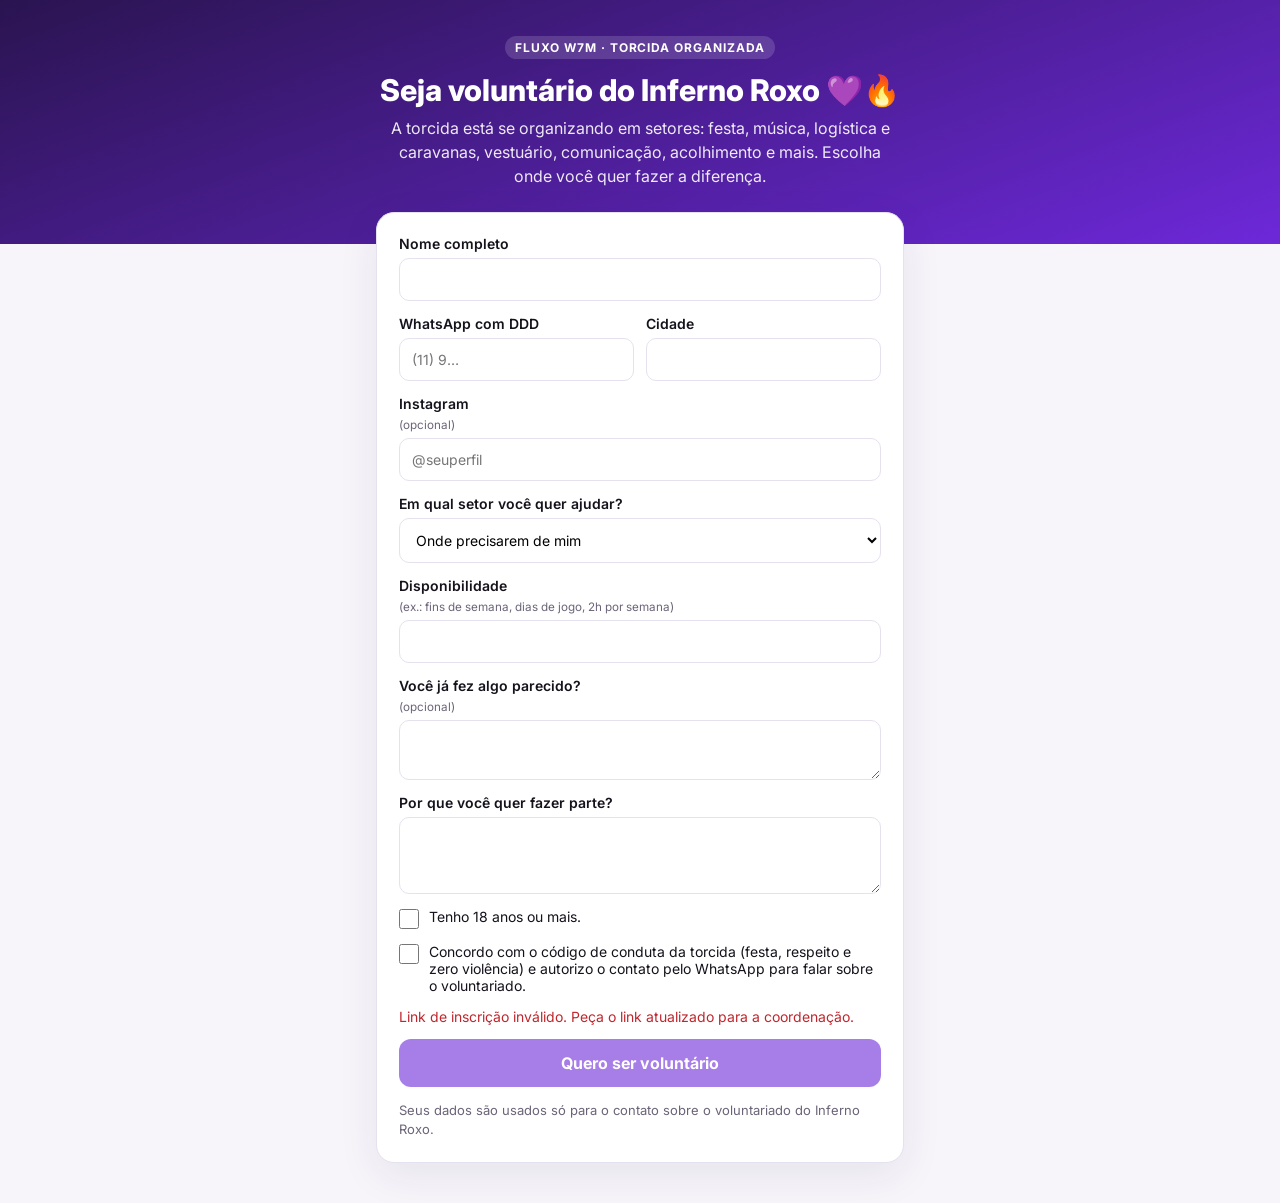
<file: voluntario.html>
<!doctype html>
<html lang="pt-BR">
<head>
  <meta charset="utf-8">
  <meta name="viewport" content="width=device-width, initial-scale=1, viewport-fit=cover">
  <title>Seja voluntário do Inferno Roxo</title>
  <meta name="robots" content="noindex">
  <meta name="theme-color" content="#2A1450">
  <link rel="preconnect" href="https://fonts.googleapis.com">
  <link href="https://fonts.googleapis.com/css2?family=Inter:wght@400;500;600;700;800&display=swap" rel="stylesheet">
  <style>
    :root { --roxo: #6D28D9; --roxo2: #2A1450; --txt: #15121C; --muted: #6B6478; --line: #E6E1EE; }
    * { box-sizing: border-box; }
    [hidden] { display: none !important; }
    body { margin: 0; font-family: Inter, system-ui, sans-serif; color: var(--txt); background: #F7F5FA; }
    header { background: linear-gradient(160deg, var(--roxo2), var(--roxo)); color: #fff; padding: 36px 20px 56px; text-align: center; }
    header .tag { display: inline-block; font-size: 12px; font-weight: 700; letter-spacing: .08em; text-transform: uppercase; padding: 4px 10px; border-radius: 99px; background: rgba(255,255,255,.15); }
    header h1 { font-size: 30px; line-height: 1.15; margin: 14px 0 8px; font-weight: 800; }
    header p { margin: 0 auto; max-width: 520px; opacity: .9; line-height: 1.5; }
    main { max-width: 560px; margin: -32px auto 40px; padding: 0 16px; }
    form, .done { background: #fff; border: 1px solid var(--line); border-radius: 18px; padding: 22px; box-shadow: 0 12px 40px rgba(42,20,80,.08); display: grid; gap: 14px; }
    label { display: grid; gap: 6px; font-weight: 600; font-size: 14px; }
    label small { font-weight: 400; color: var(--muted); }
    input, select, textarea { font: inherit; font-weight: 400; padding: 12px; border: 1px solid var(--line); border-radius: 10px; background: #fff; width: 100%; }
    input:focus, select:focus, textarea:focus { outline: 2px solid var(--roxo); border-color: transparent; }
    .two { display: grid; grid-template-columns: 1fr 1fr; gap: 12px; }
    .check { display: flex; gap: 10px; align-items: flex-start; font-weight: 400; font-size: 14px; }
    .check input { width: 20px; height: 20px; margin: 1px 0 0; accent-color: var(--roxo); flex: none; }
    button { font: inherit; font-weight: 700; padding: 14px; border: 0; border-radius: 12px; background: var(--roxo); color: #fff; font-size: 16px; cursor: pointer; }
    button:disabled { opacity: .6; }
    .err { color: #C0262D; font-size: 14px; margin: 0; }
    .hp { position: absolute; left: -9999px; }
    .done { text-align: center; }
    .done h2 { margin: 6px 0; }
    .sectors { font-size: 13px; color: var(--muted); line-height: 1.5; margin: 0; }
    @media (max-width: 480px) { .two { grid-template-columns: 1fr; } }
  </style>
</head>
<body>
  <header>
    <span class="tag">Fluxo W7M · Torcida organizada</span>
    <h1>Seja voluntário do Inferno Roxo 💜🔥</h1>
    <p>A torcida está se organizando em setores: festa, música, logística e caravanas, vestuário, comunicação, acolhimento e mais. Escolha onde você quer fazer a diferença.</p>
  </header>
  <main>
    <form id="f" novalidate>
      <label>Nome completo<input name="name" required maxlength="80" autocomplete="name"></label>
      <div class="two">
        <label>WhatsApp com DDD<input name="phone" required inputmode="tel" autocomplete="tel" placeholder="(11) 9…"></label>
        <label>Cidade<input name="city" maxlength="80" autocomplete="address-level2"></label>
      </div>
      <label>Instagram <small>(opcional)</small><input name="instagram" maxlength="60" placeholder="@seuperfil"></label>
      <label>Em qual setor você quer ajudar?
        <select name="sector">
          <option value="">Onde precisarem de mim</option>
          <option value="festa">Festa e arquibancada</option>
          <option value="musica">Música e bateria</option>
          <option value="logistica">Logística e caravanas</option>
          <option value="vestuario">Vestuário e produtos</option>
          <option value="comunicacao">Comunicação e mídia</option>
          <option value="acolhimento">Acolhimento e membros</option>
          <option value="nucleos">Núcleos regionais</option>
          <option value="parcerias">Parcerias e patrocínio da torcida</option>
          <option value="financeiro">Financeiro e prestação de contas</option>
          <option value="conduta">Conduta e segurança</option>
        </select>
      </label>
      <label>Disponibilidade <small>(ex.: fins de semana, dias de jogo, 2h por semana)</small><input name="availability" maxlength="120"></label>
      <label>Você já fez algo parecido? <small>(opcional)</small><textarea name="experience" rows="2" maxlength="600"></textarea></label>
      <label>Por que você quer fazer parte?<textarea name="why" rows="3" maxlength="600"></textarea></label>
      <input class="hp" name="website" tabindex="-1" autocomplete="off" aria-hidden="true">
      <label class="check"><input type="checkbox" name="adult"> <span>Tenho 18 anos ou mais.</span></label>
      <label class="check"><input type="checkbox" name="conduct"> <span>Concordo com o código de conduta da torcida (festa, respeito e zero violência) e autorizo o contato pelo WhatsApp para falar sobre o voluntariado.</span></label>
      <p class="err" id="err" hidden></p>
      <button type="submit" id="send">Quero ser voluntário</button>
      <p class="sectors">Seus dados são usados só para o contato sobre o voluntariado do Inferno Roxo.</p>
    </form>
    <div class="done" id="done" hidden>
      <div style="font-size:44px">💜</div>
      <h2>Inscrição recebida!</h2>
      <p>Valeu por querer fortalecer o Inferno Roxo. A coordenação vai te chamar no WhatsApp para a integração.</p>
    </div>
  </main>
  <script type="module">
    import { API_URL } from './js/config.js';
    const f = document.getElementById('f');
    const token = new URLSearchParams(location.search).get('f') || '';
    const err = (m) => { const e = document.getElementById('err'); e.textContent = m; e.hidden = !m; };
    if (!/^[A-Za-z0-9]{20}$/.test(token)) { err('Link de inscrição inválido. Peça o link atualizado para a coordenação.'); document.getElementById('send').disabled = true; }
    f.addEventListener('submit', async (e) => {
      e.preventDefault();
      err('');
      const d = Object.fromEntries(new FormData(f));
      d.adult = f.adult.checked; d.conduct = f.conduct.checked;
      if (String(d.name || '').trim().length < 3) return err('Preencha seu nome.');
      if (String(d.phone || '').replace(/\D/g, '').length < 10) return err('Preencha o WhatsApp com DDD.');
      if (!d.adult || !d.conduct) return err('Marque as duas confirmações para enviar.');
      const btn = document.getElementById('send');
      btn.disabled = true; btn.textContent = 'Enviando…';
      try {
        const r = await fetch(API_URL, { method: 'POST', headers: { 'content-type': 'application/json' }, body: JSON.stringify(Object.assign({ action: 'volunteerApply', token }, d)) });
        const j = await r.json().catch(() => ({}));
        if (!r.ok) throw new Error(j.error || 'Não foi possível enviar agora.');
        f.hidden = true; document.getElementById('done').hidden = false; window.scrollTo(0, 0);
      } catch (x) {
        err(x.message + ' Tente de novo.');
        btn.disabled = false; btn.textContent = 'Quero ser voluntário';
      }
    });
  </script>
</body>
</html>
</file>
<file: css/styles.css>
/* ==========================================================================
   Central de tarefas
   ========================================================================== */

:root {
  --bg: #F6F7F9;
  --surface: #FFFFFF;
  --surface-2: #F1F3F6;
  --surface-hover: #F7F8FA;
  --border: #E4E7EC;
  --border-strong: #CDD3DC;
  --text: #15171C;
  --text-2: #4A5262;
  --muted: #858D9D;
  --primary: #15171C;
  --primary-text: #FFFFFF;
  --focus: #6D5AE6;

  --red: #DC3D43;
  --red-soft: #FDECEC;
  --orange: #E8590C;
  --orange-soft: #FFF0E5;
  --amber: #B7791F;
  --amber-soft: #FDF4E3;
  --blue: #2F6FEB;
  --green: #2F9E6E;
  --green-soft: #E7F6EF;

  --radius-sm: 8px;
  --radius: 12px;
  --radius-lg: 16px;
  --shadow-sm: 0 1px 2px rgba(16, 24, 40, 0.05);
  --shadow: 0 1px 2px rgba(16, 24, 40, 0.04), 0 4px 14px rgba(16, 24, 40, 0.05);
  --shadow-lg: 0 12px 40px rgba(16, 24, 40, 0.18);

  --font: "Inter", ui-sans-serif, system-ui, -apple-system, "Segoe UI", Roboto, "Helvetica Neue", Arial, sans-serif;
  color-scheme: light;

  box-sizing: border-box;
  padding-top: env(safe-area-inset-top, 0px);
  padding-bottom: env(safe-area-inset-bottom, 0px);
}

@media (prefers-color-scheme: dark) {
  :root:not([data-theme="light"]) {
    --bg: #0F1115;
    --surface: #171A20;
    --surface-2: #1F232B;
    --surface-hover: #1C2027;
    --border: #272C35;
    --border-strong: #363C48;
    --text: #ECEEF2;
    --text-2: #B4BAC6;
    --muted: #7E8696;
    --primary: #ECEEF2;
    --primary-text: #0F1115;
    --focus: #9D8FFF;
    --red: #F2555A;
    --red-soft: rgba(242, 85, 90, 0.14);
    --orange: #F7843C;
    --orange-soft: rgba(247, 132, 60, 0.14);
    --amber: #E0A74A;
    --amber-soft: rgba(224, 167, 74, 0.14);
    --blue: #6B9BFF;
    --green: #4CC38A;
    --green-soft: rgba(76, 195, 138, 0.14);
    --shadow-sm: 0 1px 2px rgba(0, 0, 0, 0.3);
    --shadow: 0 1px 2px rgba(0, 0, 0, 0.3), 0 4px 14px rgba(0, 0, 0, 0.25);
    --shadow-lg: 0 12px 40px rgba(0, 0, 0, 0.55);
    color-scheme: dark;
  }
}
:root[data-theme="dark"] {
  --bg: #0F1115;
  --surface: #171A20;
  --surface-2: #1F232B;
  --surface-hover: #1C2027;
  --border: #272C35;
  --border-strong: #363C48;
  --text: #ECEEF2;
  --text-2: #B4BAC6;
  --muted: #7E8696;
  --primary: #ECEEF2;
  --primary-text: #0F1115;
  --focus: #9D8FFF;
  --red: #F2555A;
  --red-soft: rgba(242, 85, 90, 0.14);
  --orange: #F7843C;
  --orange-soft: rgba(247, 132, 60, 0.14);
  --amber: #E0A74A;
  --amber-soft: rgba(224, 167, 74, 0.14);
  --blue: #6B9BFF;
  --green: #4CC38A;
  --green-soft: rgba(76, 195, 138, 0.14);
  --shadow-sm: 0 1px 2px rgba(0, 0, 0, 0.3);
  --shadow: 0 1px 2px rgba(0, 0, 0, 0.3), 0 4px 14px rgba(0, 0, 0, 0.25);
  --shadow-lg: 0 12px 40px rgba(0, 0, 0, 0.55);
  color-scheme: dark;
}

*, *::before, *::after { box-sizing: inherit; }
html { scroll-padding-top: calc(env(safe-area-inset-top, 0px) + 72px); -webkit-text-size-adjust: 100%; }
body {
  margin: 0;
  background: var(--bg);
  color: var(--text);
  font: 400 15px/1.5 var(--font);
  font-feature-settings: "cv11", "ss01";
  -webkit-font-smoothing: antialiased;
}
h1, h2, h3, p { margin: 0; }
button, input, select, textarea { font: inherit; color: inherit; }
button { cursor: pointer; }
a { color: inherit; }
[hidden] { display: none !important; }
:focus-visible { outline: 2px solid var(--focus); outline-offset: 2px; }
kbd {
  font: 500 11px/1 var(--font);
  padding: 3px 5px;
  border-radius: 4px;
  border: 1px solid currentColor;
  opacity: 0.55;
}
.skip { position: absolute; left: -9999px; }
.skip:focus { left: 12px; top: 12px; z-index: 100; background: var(--surface); padding: 8px 12px; border-radius: 8px; }

/* Top bar ------------------------------------------------------------------ */
.topbar {
  position: sticky;
  top: env(safe-area-inset-top, 0px);
  z-index: 20;
  background: color-mix(in srgb, var(--bg) 88%, transparent);
  backdrop-filter: saturate(160%) blur(12px);
  -webkit-backdrop-filter: saturate(160%) blur(12px);
  border-bottom: 1px solid var(--border);
}
.topbar-inner {
  max-width: 1120px;
  margin: 0 auto;
  height: 60px;
  padding: 0 24px;
  display: flex;
  align-items: center;
  gap: 28px;
}
.brand { display: flex; align-items: center; gap: 10px; text-decoration: none; font-weight: 600; letter-spacing: -0.01em; white-space: nowrap; }
.brand img { border-radius: 7px; }
.nav { display: flex; gap: 4px; flex: 1; }
.nav a {
  text-decoration: none;
  color: var(--text-2);
  font-weight: 500;
  font-size: 14px;
  padding: 6px 12px;
  border-radius: 8px;
}
.nav a:hover { background: var(--surface-2); color: var(--text); }
.nav a[aria-current="page"] { color: var(--text); background: var(--surface-2); }

/* Buttons ------------------------------------------------------------------ */
.btn {
  display: inline-flex;
  align-items: center;
  justify-content: center;
  gap: 8px;
  height: 36px;
  padding: 0 14px;
  border-radius: 9px;
  border: 1px solid var(--border);
  background: var(--surface);
  font-weight: 500;
  font-size: 14px;
  box-shadow: var(--shadow-sm);
  white-space: nowrap;
}
.btn:hover { background: var(--surface-hover); border-color: var(--border-strong); }
.btn:disabled { opacity: 0.55; cursor: default; }
.btn-primary { background: var(--primary); color: var(--primary-text); border-color: var(--primary); }
.btn-primary:hover { background: var(--primary); opacity: 0.9; border-color: var(--primary); }
.btn-primary kbd { border-color: currentColor; }
.btn-danger { background: var(--red); border-color: var(--red); color: #fff; }
.btn-danger:hover { background: var(--red); border-color: var(--red); opacity: 0.9; }
.btn-row { display: flex; flex-wrap: wrap; gap: 8px; }
.link-btn { border: 0; background: none; padding: 0; color: var(--text); font-weight: 500; text-decoration: underline; text-underline-offset: 3px; }
.icon-btn {
  width: 32px; height: 32px; display: grid; place-items: center;
  border-radius: 8px; border: 0; background: transparent; color: var(--muted);
}
.icon-btn:hover { background: var(--surface-2); color: var(--text); }

/* Layout ------------------------------------------------------------------- */
.container { max-width: 1120px; margin: 0 auto; padding: 32px 24px 96px; }
.page-head { display: flex; justify-content: space-between; align-items: flex-end; gap: 16px; margin-bottom: 24px; }
h1 { font-size: 28px; line-height: 1.15; font-weight: 700; letter-spacing: -0.025em; }
.summary { color: var(--text-2); margin-top: 6px; max-width: 64ch; }
.today-date { color: var(--muted); font-size: 14px; white-space: nowrap; }
.card { background: var(--surface); border: 1px solid var(--border); border-radius: var(--radius); box-shadow: var(--shadow-sm); }

/* Overview ----------------------------------------------------------------- */
.overview { display: grid; grid-template-columns: minmax(240px, 1.3fr) 4fr; gap: 12px; margin-bottom: 12px; }
.progress-card { padding: 16px 18px; display: flex; flex-direction: column; gap: 6px; justify-content: center; }
.progress-head { display: flex; justify-content: space-between; align-items: baseline; }
.progress-title { font-weight: 600; }
.progress-pct { font-size: 26px; font-weight: 700; letter-spacing: -0.02em; font-variant-numeric: tabular-nums; }
.progress-nums { color: var(--text-2); font-size: 13px; }
.progress-nums strong { color: var(--text); }
.bar { height: 6px; border-radius: 99px; background: var(--surface-2); overflow: hidden; margin-top: 4px; }
.bar span { display: block; height: 100%; background: var(--green); border-radius: inherit; transition: width 0.4s ease; }

.stats { display: grid; grid-template-columns: repeat(5, 1fr); gap: 12px; }
.stat {
  text-align: left;
  display: flex;
  flex-direction: column;
  gap: 2px;
  padding: 14px 16px;
  border-radius: var(--radius);
  border: 1px solid var(--border);
  background: var(--surface);
  box-shadow: var(--shadow-sm);
  min-width: 0;
}
.stat:hover { border-color: var(--border-strong); }
.stat[aria-pressed="true"] { border-color: var(--text); box-shadow: 0 0 0 1px var(--text); }
.stat-label { font-size: 13px; color: var(--text-2); font-weight: 500; line-height: 1.3; }
.stat-num { font-size: 26px; font-weight: 700; letter-spacing: -0.02em; font-variant-numeric: tabular-nums; line-height: 1.2; }
.stat-sub { font-size: 12px; color: var(--muted); }
.stat.is-alert .stat-num { color: var(--red); }

/* Areas -------------------------------------------------------------------- */
.areas { display: grid; grid-template-columns: repeat(auto-fill, minmax(168px, 1fr)); gap: 12px; margin-bottom: 28px; }
.area-btn {
  text-align: left;
  display: flex;
  flex-direction: column;
  gap: 2px;
  padding: 12px 14px;
  border: 1px solid var(--border);
  border-radius: var(--radius);
  background: var(--surface);
  box-shadow: var(--shadow-sm);
  position: relative;
  overflow: hidden;
  min-width: 0;
}
.area-btn::before {
  content: "";
  position: absolute;
  left: 0; top: 12px; bottom: 12px;
  width: 3px;
  border-radius: 0 3px 3px 0;
  background: var(--area);
}
.area-btn:hover { border-color: var(--border-strong); }
.area-btn[aria-pressed="true"] { border-color: var(--area); box-shadow: 0 0 0 1px var(--area); }
.area-name { font-weight: 600; font-size: 14px; display: flex; align-items: center; gap: 8px; white-space: nowrap; overflow: hidden; text-overflow: ellipsis; }
.area-name i { display: none; }
.area-count { font-size: 13px; color: var(--text-2); font-variant-numeric: tabular-nums; }

/* Toolbar ------------------------------------------------------------------ */
.toolbar { display: flex; flex-direction: column; gap: 12px; margin-bottom: 16px; }
.toolbar-history { flex-direction: row; }
.toolbar .search { flex: none; }
.toolbar-history .search { flex: 1; }
.search {
  display: flex;
  align-items: center;
  gap: 10px;
  height: 42px;
  padding: 0 12px;
  border: 1px solid var(--border);
  border-radius: 10px;
  background: var(--surface);
  color: var(--muted);
  flex: 1;
}
.search:focus-within { border-color: var(--focus); box-shadow: 0 0 0 3px color-mix(in srgb, var(--focus) 18%, transparent); }
.search input { border: 0; outline: 0; background: transparent; flex: 1; min-width: 0; color: var(--text); height: 100%; }
.search input::placeholder { color: var(--muted); }
.chips { display: flex; gap: 6px; overflow-x: auto; scrollbar-width: none; padding-bottom: 2px; }
.chips::-webkit-scrollbar { display: none; }
.chip {
  display: inline-flex;
  align-items: center;
  gap: 6px;
  height: 32px;
  padding: 0 12px;
  border-radius: 99px;
  border: 1px solid var(--border);
  background: var(--surface);
  font-size: 13px;
  font-weight: 500;
  color: var(--text-2);
  white-space: nowrap;
}
.chip:hover { color: var(--text); border-color: var(--border-strong); }
.chip[aria-pressed="true"] { background: var(--primary); color: var(--primary-text); border-color: var(--primary); }
.chip-count { font-size: 12px; opacity: 0.65; font-variant-numeric: tabular-nums; }
.filter-bar {
  display: flex;
  align-items: center;
  justify-content: space-between;
  gap: 12px;
  font-size: 14px;
  color: var(--text-2);
  padding: 10px 14px;
  border-radius: 10px;
  background: var(--surface-2);
  margin-bottom: 16px;
}
.filter-bar strong { color: var(--text); font-weight: 600; }

/* Groups ------------------------------------------------------------------- */
.group { margin-bottom: 28px; }
.group-title {
  display: flex;
  align-items: center;
  gap: 8px;
  font-size: 14px;
  font-weight: 600;
  color: var(--text-2);
  margin-bottom: 10px;
}
.group-count {
  font-size: 12px;
  font-weight: 600;
  color: var(--muted);
  background: var(--surface-2);
  padding: 1px 8px;
  border-radius: 99px;
  font-variant-numeric: tabular-nums;
}
.group-overdue .group-title { color: var(--red); }
.group-overdue .group-count { background: var(--red-soft); color: var(--red); }
.group-link { margin-left: auto; font-weight: 500; font-size: 13px; color: var(--muted); text-decoration: none; }
.group-link:hover { color: var(--text); }
.group-list { display: flex; flex-direction: column; gap: 8px; }

/* Task card ---------------------------------------------------------------- */
.task {
  position: relative;
  display: flex;
  gap: 16px;
  align-items: flex-start;
  padding: 14px 16px 14px 18px;
  background: var(--surface);
  border: 1px solid var(--border);
  border-radius: var(--radius);
  box-shadow: var(--shadow-sm);
}
.task::before {
  content: "";
  position: absolute;
  left: -1px; top: 10px; bottom: 10px;
  width: 3px;
  border-radius: 0 3px 3px 0;
  background: transparent;
}
.task.prio-urgent::before { background: var(--red); }
.task.prio-high::before { background: var(--orange); }
.task.is-followup { border-color: color-mix(in srgb, var(--amber) 55%, var(--border)); }
.task:hover { border-color: var(--border-strong); }
.task.is-done .task-title button { color: var(--muted); text-decoration: line-through; text-decoration-color: var(--border-strong); }
.task.is-done::before { background: transparent; }

.task-main { flex: 1; min-width: 0; display: flex; flex-direction: column; gap: 6px; }
.task-top { display: flex; flex-wrap: wrap; align-items: center; gap: 6px; }
.area-tag {
  display: inline-flex;
  align-items: center;
  gap: 6px;
  font-size: 12px;
  font-weight: 500;
  color: var(--text-2);
}
.area-tag i { width: 8px; height: 8px; border-radius: 50%; background: var(--area); }
.badge {
  font-size: 11px;
  font-weight: 600;
  padding: 2px 8px;
  border-radius: 99px;
  line-height: 1.5;
}
.badge-urgent { background: var(--red-soft); color: var(--red); }
.badge-high { background: var(--orange-soft); color: var(--orange); }
.badge-overdue { background: var(--red-soft); color: var(--red); }
.badge-follow { background: var(--amber-soft); color: var(--amber); }

.task-title { font-size: 15px; font-weight: 600; letter-spacing: -0.005em; line-height: 1.35; }
.task-title button {
  border: 0; background: none; padding: 0; text-align: left;
  font: inherit; color: var(--text); overflow-wrap: anywhere;
}
.task-title button:hover { text-decoration: underline; text-underline-offset: 3px; text-decoration-color: var(--border-strong); }
.task-desc { font-size: 13.5px; color: var(--text-2); overflow-wrap: anywhere; }
.task-wait, .task-done-at { font-size: 13px; color: var(--text-2); display: flex; gap: 6px; align-items: flex-start; }
.task-wait svg { flex: none; margin-top: 2px; color: var(--amber); }
.task-wait strong { color: var(--text); font-weight: 600; }
.task-done-at { color: var(--muted); }

.task-meta { display: flex; flex-wrap: wrap; align-items: center; gap: 6px; margin-top: 2px; }
.pill {
  position: relative;
  display: inline-flex;
  align-items: center;
  gap: 6px;
  height: 26px;
  padding: 0 10px;
  border-radius: 7px;
  border: 1px solid var(--border);
  background: var(--surface);
  font-size: 12.5px;
  font-weight: 500;
  color: var(--text-2);
  cursor: pointer;
  white-space: nowrap;
}
.pill:hover { border-color: var(--border-strong); color: var(--text); }
.pill svg { width: 13px; height: 13px; flex: none; }
.pill select {
  appearance: none;
  -webkit-appearance: none;
  border: 0;
  background: transparent;
  font-size: 12.5px;
  font-weight: 500;
  color: inherit;
  padding: 0;
  cursor: pointer;
  outline: none;
  field-sizing: content;
}
.pill:focus-within { outline: 2px solid var(--focus); outline-offset: 1px; }
.pill .dot { width: 7px; height: 7px; border-radius: 50%; background: var(--muted); }
.status-doing .dot { background: var(--blue); }
.status-waiting .dot { background: var(--amber); }
.status-done .dot { background: var(--green); }
.prio-pill-urgent svg { color: var(--red); }
.prio-pill-high svg { color: var(--orange); }
.prio-pill-low { color: var(--muted); }
.pill-date input {
  position: absolute;
  inset: 0;
  width: 100%;
  height: 100%;
  opacity: 0;
  cursor: pointer;
  border: 0;
  padding: 0;
}
.pill-date input::-webkit-calendar-picker-indicator { position: absolute; inset: 0; width: 100%; height: 100%; cursor: pointer; }
.pill-date.is-late { color: var(--red); border-color: color-mix(in srgb, var(--red) 35%, var(--border)); }
.meta-item { display: inline-flex; align-items: center; gap: 5px; font-size: 12.5px; color: var(--text-2); padding: 0 4px; }
.meta-item svg { width: 13px; height: 13px; }
.meta-link { text-decoration: none; }
.meta-link:hover { color: var(--text); text-decoration: underline; }

.task-actions { display: flex; gap: 2px; flex: none; }
.act {
  display: inline-flex;
  align-items: center;
  gap: 6px;
  height: 32px;
  padding: 0 10px;
  border: 0;
  border-radius: 8px;
  background: transparent;
  color: var(--text-2);
  font-size: 13px;
  font-weight: 500;
}
.act:hover { background: var(--surface-2); color: var(--text); }
.act span { display: none; }
.act-complete { color: var(--green); }
.act-complete span { display: inline; }
.act-complete:hover { background: var(--green-soft); color: var(--green); }
.act-danger:hover { background: var(--red-soft); color: var(--red); }
.task.is-done .act[data-action="restore"] span { display: inline; }

/* Empty -------------------------------------------------------------------- */
.empty {
  text-align: center;
  padding: 56px 24px;
  border: 1px dashed var(--border-strong);
  border-radius: var(--radius-lg);
  display: flex;
  flex-direction: column;
  align-items: center;
  gap: 6px;
  margin-bottom: 28px;
}
.empty-mark {
  width: 44px; height: 44px; border-radius: 50%;
  display: grid; place-items: center;
  background: var(--green-soft); color: var(--green);
  margin-bottom: 6px;
}
.empty-mark svg { width: 22px; height: 22px; }
.empty-title { font-weight: 600; font-size: 16px; }
.empty-text { color: var(--text-2); margin-bottom: 12px; }

/* Forms -------------------------------------------------------------------- */
.input, .select {
  width: 100%;
  height: 38px;
  padding: 0 11px;
  border: 1px solid var(--border);
  border-radius: 9px;
  background: var(--surface);
  color: var(--text);
  outline: none;
}
textarea.input { height: auto; padding: 9px 11px; resize: vertical; min-height: 64px; line-height: 1.45; }
.select { width: auto; min-width: 180px; padding-right: 30px; appearance: none; -webkit-appearance: none;
  background-image: url("data:image/svg+xml,%3Csvg xmlns='http://www.w3.org/2000/svg' width='12' height='12' viewBox='0 0 24 24' fill='none' stroke='%23858D9D' stroke-width='2.5' stroke-linecap='round'%3E%3Cpath d='m6 9 6 6 6-6'/%3E%3C/svg%3E");
  background-repeat: no-repeat; background-position: right 11px center; }
.input:focus, .select:focus { border-color: var(--focus); box-shadow: 0 0 0 3px color-mix(in srgb, var(--focus) 18%, transparent); }
.field { display: flex; flex-direction: column; gap: 6px; min-width: 0; }
.label { font-size: 13px; font-weight: 500; color: var(--text-2); }
.two { display: grid; grid-template-columns: 1fr 1fr; gap: 12px; }
.date-row { display: grid; grid-template-columns: 1.6fr 1fr; gap: 8px; }

.seg { display: flex; gap: 6px; }
.seg-wrap { flex-wrap: wrap; }
.seg-opt { position: relative; }
.seg-opt input { position: absolute; opacity: 0; pointer-events: none; }
.seg-opt span {
  display: inline-flex;
  align-items: center;
  gap: 7px;
  height: 32px;
  padding: 0 12px;
  border-radius: 8px;
  border: 1px solid var(--border);
  background: var(--surface);
  font-size: 13px;
  font-weight: 500;
  color: var(--text-2);
  cursor: pointer;
  white-space: nowrap;
}
.seg-opt span i { width: 8px; height: 8px; border-radius: 50%; background: var(--area); }
.seg-opt span:hover { border-color: var(--border-strong); color: var(--text); }
.seg-opt input:checked + span { border-color: var(--text); color: var(--text); box-shadow: 0 0 0 1px var(--text); background: var(--surface-2); }
.seg-opt input:focus-visible + span { outline: 2px solid var(--focus); outline-offset: 2px; }
.seg-prio .seg-opt:has(input[value="urgent"]) input:checked + span { border-color: var(--red); box-shadow: 0 0 0 1px var(--red); color: var(--red); background: var(--red-soft); }
.seg-prio .seg-opt:has(input[value="high"]) input:checked + span { border-color: var(--orange); box-shadow: 0 0 0 1px var(--orange); color: var(--orange); background: var(--orange-soft); }

.quick { display: flex; flex-wrap: wrap; gap: 6px; }
.quick button {
  height: 26px; padding: 0 10px; border-radius: 99px;
  border: 1px solid var(--border); background: transparent;
  font-size: 12.5px; font-weight: 500; color: var(--text-2);
}
.quick button:hover { color: var(--text); border-color: var(--border-strong); background: var(--surface-2); }

/* Dialogs ------------------------------------------------------------------ */
.dialog {
  width: min(600px, calc(100vw - 32px));
  max-height: calc(100dvh - 48px);
  padding: 0;
  border: 1px solid var(--border);
  border-radius: var(--radius-lg);
  background: var(--surface);
  color: var(--text);
  box-shadow: var(--shadow-lg);
}
.dialog-sm { width: min(460px, calc(100vw - 32px)); }
.dialog::backdrop { background: rgba(15, 17, 21, 0.45); backdrop-filter: blur(2px); }
.dialog[open] { animation: dialog-in 0.16s ease-out; }
@keyframes dialog-in { from { opacity: 0; transform: translateY(8px) scale(0.99); } }
.dialog form { display: flex; flex-direction: column; max-height: calc(100dvh - 48px); }
.dialog-head { display: flex; align-items: center; justify-content: space-between; padding: 16px 20px 4px; }
.dialog-head h2 { font-size: 15px; font-weight: 600; color: var(--text-2); }
.dialog-body { padding: 8px 20px 18px; display: flex; flex-direction: column; gap: 16px; overflow-y: auto; }
.dialog-foot {
  display: flex; align-items: center; justify-content: space-between; gap: 12px;
  padding: 14px 20px;
  border-top: 1px solid var(--border);
  background: var(--surface);
  border-radius: 0 0 var(--radius-lg) var(--radius-lg);
}
.dialog-foot .meta { font-size: 12.5px; color: var(--muted); }
.title-input {
  border: 0; outline: 0; background: transparent; width: 100%;
  font-size: 20px; font-weight: 600; letter-spacing: -0.015em; padding: 4px 0;
}
.title-input::placeholder { color: var(--muted); font-weight: 500; }
.field-error { color: var(--red); font-size: 13px; margin-top: -10px; }
.dialog-task { font-weight: 600; font-size: 16px; }
.confirm-title { font-size: 17px; font-weight: 600; margin-top: 8px; }
.confirm-msg { color: var(--text-2); }
.waiting-box {
  border: 1px solid color-mix(in srgb, var(--amber) 40%, var(--border));
  background: var(--amber-soft);
  border-radius: var(--radius);
  padding: 12px 14px 14px;
  margin: 0;
  display: flex; flex-direction: column; gap: 12px;
}
.waiting-box legend { font-size: 13px; font-weight: 600; color: var(--amber); padding: 0 4px; }
.more { border-top: 1px solid var(--border); padding-top: 12px; }
.more summary { cursor: pointer; font-weight: 500; font-size: 14px; color: var(--text-2); list-style: none; display: flex; align-items: center; gap: 6px; }
.more summary::-webkit-details-marker { display: none; }
.more summary::before { content: "+"; width: 18px; height: 18px; display: grid; place-items: center; border-radius: 5px; background: var(--surface-2); font-size: 13px; }
.more[open] summary::before { content: "–"; }
.more[open] { display: flex; flex-direction: column; gap: 14px; }

/* Settings ----------------------------------------------------------------- */
.settings { display: flex; flex-direction: column; gap: 16px; max-width: 760px; }
.settings-group { padding: 20px 22px; display: flex; flex-direction: column; gap: 16px; }
.settings-group h2 { font-size: 16px; font-weight: 600; letter-spacing: -0.01em; }
.setting-row { display: flex; justify-content: space-between; align-items: center; gap: 20px; }
.setting-row strong { font-weight: 500; }
.setting-row p { color: var(--text-2); font-size: 13.5px; margin-top: 2px; max-width: 60ch; }
.setting-grid { display: grid; grid-template-columns: repeat(3, 1fr); gap: 12px; }
.setting-grid-2 { grid-template-columns: 1fr 1fr; }
.setting-grid .select { width: 100%; min-width: 0; }
.hint { font-size: 13px; color: var(--muted); max-width: 70ch; }
.hint:empty { display: none; }
.switch { position: relative; width: 44px; height: 26px; flex: none; }
.switch input { position: absolute; opacity: 0; inset: 0; margin: 0; cursor: pointer; z-index: 1; }
.switch span { position: absolute; inset: 0; border-radius: 99px; background: var(--border-strong); transition: background 0.15s; }
.switch span::after {
  content: ""; position: absolute; left: 3px; top: 3px; width: 20px; height: 20px;
  border-radius: 50%; background: #fff; box-shadow: 0 1px 2px rgba(0,0,0,.25); transition: transform 0.15s;
}
.switch input:checked + span { background: var(--green); }
.switch input:checked + span::after { transform: translateX(18px); }
.switch input:focus-visible + span { outline: 2px solid var(--focus); outline-offset: 2px; }

/* Toasts ------------------------------------------------------------------- */
.toasts {
  position: fixed;
  left: 50%;
  bottom: calc(24px + env(safe-area-inset-bottom, 0px));
  transform: translateX(-50%);
  z-index: 60;
  display: flex;
  flex-direction: column;
  gap: 8px;
  align-items: center;
  pointer-events: none;
  width: max-content;
  max-width: calc(100vw - 32px);
}
.toast {
  pointer-events: auto;
  display: flex;
  align-items: center;
  gap: 14px;
  padding: 10px 12px 10px 16px;
  border-radius: 10px;
  background: var(--primary);
  color: var(--primary-text);
  font-size: 14px;
  box-shadow: var(--shadow-lg);
  animation: toast-in 0.18s ease-out;
}
.toast button { border: 0; background: transparent; color: inherit; font-weight: 600; text-decoration: underline; text-underline-offset: 3px; padding: 2px 4px; }
.toast.is-leaving { opacity: 0; transition: opacity 0.3s; }
@keyframes toast-in { from { opacity: 0; transform: translateY(6px); } }

/* FAB ---------------------------------------------------------------------- */
.fab {
  display: none;
  position: fixed;
  right: 18px;
  bottom: calc(20px + env(safe-area-inset-bottom, 0px));
  z-index: 30;
  width: 58px;
  height: 58px;
  border-radius: 50%;
  border: 0;
  background: var(--primary);
  color: var(--primary-text);
  box-shadow: 0 6px 20px rgba(16, 24, 40, 0.28);
  place-items: center;
}

/* Responsivo --------------------------------------------------------------- */
@media (max-width: 980px) {
  .overview { grid-template-columns: 1fr; }
  .act span { display: none !important; }
}

@media (max-width: 720px) {
  body { font-size: 15px; }
  .topbar-inner { padding: 0 16px; gap: 12px; height: 56px; }
  .brand span { display: none; }
  .nav { justify-content: flex-end; }
  .nav a { padding: 6px 10px; font-size: 13.5px; }
  .btn-new { display: none; }
  .fab { display: grid; }
  .container { padding: 20px 16px 112px; }
  .page-head { flex-direction: column; align-items: flex-start; gap: 4px; margin-bottom: 18px; }
  .today-date { order: -1; font-size: 13px; }
  h1 { font-size: 24px; }

  .stats, .areas {
    display: flex;
    overflow-x: auto;
    scroll-snap-type: x proximity;
    scrollbar-width: none;
    padding-bottom: 2px;
  }
  .stats::-webkit-scrollbar, .areas::-webkit-scrollbar { display: none; }
  .stat { flex: 0 0 132px; scroll-snap-align: start; padding: 12px 14px; }
  .stat-num { font-size: 22px; }
  .area-btn { flex: 0 0 150px; scroll-snap-align: start; }
  .areas { margin-bottom: 20px; }
  kbd { display: none; }

  .task { flex-direction: column; gap: 10px; padding: 14px 14px 10px 16px; }
  .task-actions { width: 100%; justify-content: space-between; border-top: 1px solid var(--border); padding-top: 6px; }
  .act { height: 36px; padding: 0 8px; min-width: 0; }
  .task-actions a.act[href*="calendar.google"] { display: none; }
  .task-actions { flex-wrap: wrap; row-gap: 2px; }
  .act-today span:first-child { display: inline !important; font-size: 16px; }
  .act span { display: none; }
  .act-complete span { display: inline !important; }

  .dialog {
    width: 100vw;
    max-width: 100vw;
    max-height: calc(100dvh - env(safe-area-inset-top, 0px) - 12px);
    margin: auto 0 0;
    border-radius: 18px 18px 0 0;
    border-bottom: 0;
  }
  .dialog form { max-height: calc(100dvh - env(safe-area-inset-top, 0px) - 12px); }
  .dialog-foot { padding-bottom: calc(14px + env(safe-area-inset-bottom, 0px)); border-radius: 0; flex-direction: column; align-items: stretch; }
  .dialog-foot .btn-row { justify-content: flex-end; }
  .dialog-foot .meta:empty, .dialog-foot > span:empty { display: none; }
  .two, .setting-grid, .setting-grid-2 { grid-template-columns: 1fr; }
  .setting-row { flex-direction: column; align-items: flex-start; gap: 10px; }
  .setting-row .switch { align-self: flex-start; }
  .toolbar-history { flex-direction: column; }
  .toolbar-history .select { width: 100%; }
  .toasts { bottom: calc(92px + env(safe-area-inset-bottom, 0px)); }
}

@media (prefers-reduced-motion: reduce) {
  *, *::before, *::after { animation: none !important; transition: none !important; }
}

/* ==========================================================================
   v2: página inicial, mensagens, sincronização e áreas
   ========================================================================== */
code { font-size: 0.92em; background: var(--surface-2); padding: 1px 5px; border-radius: 5px; }
.btn-lg { height: 44px; font-size: 15px; padding: 0 20px; }
.input-lg { height: 46px; font-size: 16px; font-weight: 500; }
.notice {
  display: flex; flex-wrap: wrap; align-items: center; justify-content: space-between; gap: 10px 16px;
  font-size: 14px; color: var(--text-2);
  background: var(--amber-soft);
  border: 1px solid color-mix(in srgb, var(--amber) 35%, var(--border));
  border-radius: 10px; padding: 12px 14px;
}
.inline-add { display: flex; gap: 8px; }
.inline-add .input { flex: 1; min-width: 0; }
.check-row { display: flex; gap: 10px; align-items: flex-start; font-size: 14px; color: var(--text-2); cursor: pointer; }
.check-row input { margin-top: 3px; width: 16px; height: 16px; accent-color: var(--primary); }

/* Página inicial */
.landing { min-height: 100vh; min-height: 100dvh; padding: 48px 20px 64px; }
.landing-inner { max-width: 600px; margin: 0 auto; display: flex; flex-direction: column; gap: 18px; }
.landing-brand { display: flex; align-items: center; gap: 10px; font-weight: 600; margin-bottom: 18px; }
.landing-brand img { border-radius: 9px; }
.landing-title { font-size: clamp(30px, 6vw, 40px); line-height: 1.08; letter-spacing: -0.03em; font-weight: 700; }
.landing-sub { color: var(--text-2); font-size: 16px; max-width: 58ch; }
.landing-card { padding: 22px; display: flex; flex-direction: column; gap: 20px; margin-top: 8px; box-shadow: var(--shadow); }
.landing-secondary { display: flex; flex-direction: column; gap: 22px; margin-top: 12px; }
.landing-h2 { font-size: 14px; font-weight: 600; color: var(--text-2); margin-bottom: 10px; }
.area-chips { display: flex; flex-wrap: wrap; gap: 6px; min-height: 32px; align-items: center; }
.area-chip {
  display: inline-flex; align-items: center; gap: 7px;
  height: 32px; padding: 0 4px 0 12px;
  border: 1px solid var(--border); border-radius: 8px; background: var(--surface);
  font-size: 13.5px; font-weight: 500;
}
.area-chip i { width: 8px; height: 8px; border-radius: 50%; background: var(--area); }
.area-chip button { border: 0; background: none; color: var(--muted); font-size: 17px; line-height: 1; width: 24px; height: 24px; border-radius: 6px; }
.area-chip button:hover { background: var(--surface-2); color: var(--text); }
.recent-list { display: flex; flex-direction: column; border: 1px solid var(--border); border-radius: var(--radius); background: var(--surface); overflow: hidden; }
.recent-item { display: flex; justify-content: space-between; align-items: center; padding: 12px 16px; text-decoration: none; font-weight: 500; }
.recent-item + .recent-item { border-top: 1px solid var(--border); }
.recent-item:hover { background: var(--surface-hover); }
.recent-arrow { color: var(--muted); font-size: 20px; line-height: 1; }

/* Mensagens */
.message-screen { min-height: 100vh; min-height: 100dvh; display: grid; place-items: center; padding: 24px; text-align: center; }
.message-inner { max-width: 440px; display: flex; flex-direction: column; align-items: center; gap: 10px; }
.message-inner img { border-radius: 10px; margin-bottom: 8px; }
.message-inner h1 { font-size: 22px; }
.message-inner p { color: var(--text-2); }
.message-inner .btn-row { justify-content: center; margin-top: 8px; }

/* Status de sincronização */
.sync-status { display: inline-flex; align-items: center; gap: 7px; font-size: 12.5px; color: var(--muted); white-space: nowrap; }
.sync-status i { width: 7px; height: 7px; border-radius: 50%; background: var(--border-strong); }
.sync-status[data-status="saved"] i { background: var(--green); }
.sync-status[data-status="saving"] i { background: var(--blue); }
.sync-status[data-status="offline"] i { background: var(--amber); }
.sync-status[data-status="offline"] { color: var(--amber); }
.sync-status[data-status="error"] i { background: var(--red); }
.sync-status[data-status="error"] { color: var(--red); }
.sync-status[data-status="idle"] { visibility: hidden; }

/* Editor de áreas */
.area-editor { display: flex; flex-direction: column; gap: 8px; }
.area-row { display: flex; align-items: center; gap: 10px; }
.area-swatch {
  width: 22px; height: 22px; flex: none; border-radius: 50%;
  border: 3px solid var(--surface); box-shadow: 0 0 0 1px var(--border-strong);
  background: var(--area); padding: 0;
}
.area-row .input { flex: 1; min-width: 0; }
.area-row-count { font-size: 12.5px; color: var(--muted); white-space: nowrap; min-width: 64px; text-align: right; }
.device-status { font-weight: 500; }
.link-btn { align-self: flex-start; font-size: 14px; }

@media (max-width: 720px) {
  .sync-status span { display: none; }
  .landing { padding-top: 28px; }
  .inline-add { flex-wrap: wrap; }
  .inline-add .btn { flex: 1; }
  .area-row-count { display: none; }
}

/* ==========================================================================
   v3: captura rápida, notas, revisão da IA, agenda, relatório, lixeira,
   checklist, comentários, equipe e navegação inferior no celular
   ========================================================================== */
.bottom-nav, .mobile-only { display: none; }
.select-sm { height: 32px; font-size: 13px; min-width: 0; padding-left: 9px; padding-right: 26px; background-position: right 8px center; }
.input-sm { height: 32px; font-size: 13px; padding: 0 9px; }
.input-time { width: 110px; }
.inline-controls { display: flex; align-items: center; gap: 12px; flex: none; }
.link-muted { color: var(--muted); font-size: 12.5px; }
.link-danger { color: var(--red); background: none; border: 0; cursor: pointer; font-weight: 500; }
.pin-input { text-align: center; letter-spacing: 0.4em; font-size: 22px; max-width: 240px; margin: 4px auto; }

/* captura rápida */
.quick-add {
  display: flex; align-items: center; gap: 8px;
  padding: 6px 6px 6px 14px; margin-bottom: 14px;
  border: 1px solid var(--border); border-radius: 12px; background: var(--surface); box-shadow: var(--shadow-sm);
}
.quick-add:focus-within { border-color: var(--focus); box-shadow: 0 0 0 3px color-mix(in srgb, var(--focus) 18%, transparent); }
.quick-icon { color: var(--focus); display: grid; place-items: center; }
.quick-add input { flex: 1; min-width: 0; border: 0; outline: 0; background: transparent; height: 36px; color: var(--text); }
.quick-add input::placeholder { color: var(--muted); }
.toolbar .owner-filter { width: 100%; }
@media (min-width: 721px) {
  .toolbar { display: grid; grid-template-columns: 1fr auto; align-items: center; }
  .toolbar .chips { grid-column: 1 / -1; }
  .toolbar .owner-filter { width: auto; min-width: 200px; height: 42px; }
  .toolbar .owner-filter[hidden] + * { grid-column: 1 / -1; }
}

/* card: novos indicadores */
.pill-check { font-variant-numeric: tabular-nums; }
.pill-check.is-complete { color: var(--green); }
.meta-btn { border: 0; background: none; cursor: pointer; font-family: inherit; font-size: 12.5px; }
.meta-btn:hover { color: var(--text); }
a.act { text-decoration: none; }

/* histórico */
.history-tabs { margin-bottom: 16px; }

/* formulário: recorrência, checklist e comentários */
.repeat-row { display: inline-flex; align-items: center; gap: 8px; color: var(--text-2); align-self: flex-start; }
.checklist { display: flex; flex-direction: column; gap: 6px; }
.checklist:empty { display: none; }
.check-item { display: flex; align-items: center; gap: 8px; }
.check-item input[type="checkbox"] { width: 18px; height: 18px; accent-color: var(--green); flex: none; }
.check-item .check-text { height: 34px; }
.check-item input[type="checkbox"]:checked + .check-text { text-decoration: line-through; color: var(--muted); }
.comments { display: flex; flex-direction: column; gap: 10px; border-top: 1px solid var(--border); padding-top: 14px; }
.comment { background: var(--surface-2); border-radius: 10px; padding: 10px 12px; }
.comment-head { display: flex; justify-content: space-between; align-items: center; font-size: 12px; color: var(--muted); margin-bottom: 2px; }
.comment p { font-size: 14px; white-space: pre-wrap; overflow-wrap: anywhere; }

/* notas */
.note-list { display: grid; grid-template-columns: repeat(auto-fill, minmax(280px, 1fr)); gap: 12px; }
.note-item {
  text-align: left; padding: 16px; display: flex; flex-direction: column; gap: 6px;
  font: inherit; color: inherit; cursor: pointer; min-width: 0;
}
.note-item:hover { border-color: var(--border-strong); }
.note-item-top { display: flex; justify-content: space-between; gap: 10px; align-items: baseline; }
.note-item-top strong { font-weight: 600; overflow: hidden; text-overflow: ellipsis; white-space: nowrap; }
.note-date { font-size: 12.5px; color: var(--muted); white-space: nowrap; }
.note-people, .note-tasks { display: inline-flex; align-items: center; gap: 6px; font-size: 12.5px; color: var(--text-2); }
.note-people svg, .note-tasks svg { width: 13px; height: 13px; flex: none; }
.note-tasks { color: var(--green); }
.note-preview { font-size: 13.5px; color: var(--text-2); display: -webkit-box; -webkit-line-clamp: 3; -webkit-box-orient: vertical; overflow: hidden; }
.empty-mark-note { background: color-mix(in srgb, var(--focus) 14%, transparent); color: var(--focus); }
.note-editor { max-width: 820px; display: flex; flex-direction: column; gap: 14px; }
.note-toolbar { display: flex; align-items: center; gap: 12px; }
.note-saved { margin-left: auto; font-size: 12.5px; color: var(--muted); }
.note-title { font-size: 26px; font-weight: 700; letter-spacing: -0.02em; }
.note-meta { display: grid; grid-template-columns: 180px 1fr; gap: 12px; }
.note-body { min-height: 46vh; resize: vertical; font-size: 15px; line-height: 1.6; padding: 14px 16px; }
.note-actions { display: flex; align-items: center; gap: 14px; flex-wrap: wrap; }

/* revisão da IA */
.dialog-lg { width: min(860px, calc(100vw - 32px)); }
.review-list { display: flex; flex-direction: column; gap: 10px; }
.review-item { display: flex; gap: 12px; padding: 12px; border: 1px solid var(--border); border-radius: 12px; background: var(--surface); }
.review-item.is-off { opacity: 0.45; }
.review-check input { width: 18px; height: 18px; margin-top: 9px; accent-color: var(--primary); }
.review-body { flex: 1; min-width: 0; display: flex; flex-direction: column; gap: 8px; }
.review-title { font-weight: 600; }
.review-fields { display: grid; grid-template-columns: repeat(3, minmax(0, 1fr)); gap: 8px; }
.review-fields label { display: flex; flex-direction: column; gap: 3px; min-width: 0; }
.review-fields label > span { font-size: 11.5px; color: var(--muted); font-weight: 500; }
.review-fields .select { width: 100%; }
.review-desc { font-size: 13px; color: var(--text-2); }

/* agenda */
.agenda-nav { display: flex; align-items: center; justify-content: space-between; gap: 12px; margin-bottom: 20px; }
.agenda-range { font-weight: 600; }
.agenda-day.is-empty { margin-bottom: 14px; }
.agenda-day.is-empty .group-title { margin-bottom: 2px; }
.agenda-day.is-weekend .group-title { color: var(--muted); }
.agenda-free { font-size: 13px; color: var(--muted); padding-bottom: 10px; border-bottom: 1px dashed var(--border); }
.agenda-foot { margin-top: 8px; }

/* relatório */
.report-periods { display: flex; gap: 6px; margin-bottom: 16px; flex-wrap: wrap; }
.kpis { display: grid; grid-template-columns: repeat(5, 1fr); gap: 12px; margin-bottom: 16px; }
.kpi { padding: 14px 16px; display: flex; flex-direction: column; gap: 2px; }
.report-card { padding: 18px 20px; margin-bottom: 16px; display: flex; flex-direction: column; gap: 14px; }
.report-card h2 { font-size: 15px; font-weight: 600; }
.bars { display: flex; flex-direction: column; gap: 10px; }
.bar-row { display: grid; grid-template-columns: 150px 1fr auto; gap: 12px; align-items: center; font-size: 13px; }
.bar-label { display: flex; align-items: center; gap: 7px; font-weight: 500; overflow: hidden; white-space: nowrap; text-overflow: ellipsis; }
.bar-label i { width: 8px; height: 8px; border-radius: 50%; background: var(--area); flex: none; }
.bar-track { display: flex; height: 10px; background: var(--surface-2); border-radius: 99px; overflow: hidden; }
.bar-done { background: var(--area); }
.bar-open { background: color-mix(in srgb, var(--area) 30%, transparent); }
.bar-value { color: var(--muted); white-space: nowrap; font-variant-numeric: tabular-nums; }
.legend { display: inline-block; width: 10px; height: 10px; border-radius: 3px; margin: 0 6px 0 12px; vertical-align: -1px; background: var(--text-2); }
.legend:first-child { margin-left: 0; }
.legend-open { opacity: 0.3; }
.weeks { display: grid; grid-template-columns: repeat(8, 1fr); gap: 10px; height: 160px; align-items: end; }
.week-col { display: flex; flex-direction: column; align-items: center; gap: 6px; height: 100%; justify-content: flex-end; }
.week-bar { width: 100%; max-width: 38px; min-height: 3px; background: var(--green); border-radius: 6px 6px 2px 2px; }
.week-n { font-size: 12px; font-weight: 600; font-variant-numeric: tabular-nums; }
.week-label { font-size: 11px; color: var(--muted); }
.owner-list { list-style: none; margin: 0; padding: 0; display: flex; flex-direction: column; }
.owner-list li { display: flex; justify-content: space-between; padding: 8px 0; border-bottom: 1px solid var(--border); font-size: 14px; }
.owner-list li:last-child { border-bottom: 0; }

.settings-link { display: flex; justify-content: space-between; align-items: center; padding: 16px 20px; text-decoration: none; font-weight: 600; }
.person-chip { padding-left: 12px; }

@media (max-width: 980px) {
  .kpis { grid-template-columns: repeat(3, 1fr); }
}

@media (max-width: 720px) {
  .nav { display: none; }
  .topbar-inner { justify-content: space-between; }
  .brand span { display: inline; max-width: 56vw; overflow: hidden; text-overflow: ellipsis; }
  .mobile-only { display: flex; }
  .bottom-nav {
    display: grid; grid-template-columns: repeat(5, 1fr);
    position: fixed; left: 0; right: 0; bottom: 0; z-index: 25;
    padding: 6px 4px calc(6px + env(safe-area-inset-bottom, 0px));
    background: color-mix(in srgb, var(--surface) 92%, transparent);
    backdrop-filter: saturate(160%) blur(12px);
    -webkit-backdrop-filter: saturate(160%) blur(12px);
    border-top: 1px solid var(--border);
  }
  .bottom-nav a {
    display: flex; flex-direction: column; align-items: center; gap: 2px;
    text-decoration: none; font-size: 11px; font-weight: 500; color: var(--muted); padding: 4px 0;
  }
  .bottom-nav a[aria-current="page"] { color: var(--text); }
  .fab { bottom: calc(78px + env(safe-area-inset-bottom, 0px)); }
  body[data-route="note"] .fab, body[data-route="notes"] .fab, body[data-route="settings"] .fab, body[data-route="report"] .fab { display: none; }
  .container { padding-bottom: 150px; }
  .toasts { bottom: calc(150px + env(safe-area-inset-bottom, 0px)); }
  .quick-add { padding-left: 12px; }
  .note-meta, .review-fields { grid-template-columns: 1fr 1fr; }
  .note-meta .field:last-child { grid-column: 1 / -1; }
  .note-body { min-height: 50vh; }
  .note-title { font-size: 22px; }
  .kpis { grid-template-columns: 1fr 1fr; }
  .bar-row { grid-template-columns: 1fr; gap: 4px; }
  .weeks { gap: 4px; }
  .inline-controls { align-self: flex-start; }
  .page-head .btn { align-self: stretch; }
  .review-item { padding: 10px; gap: 8px; }
}

/* ajustes finos v3 */
textarea.note-body { min-height: 46vh; }
@media (max-width: 1180px) and (min-width: 721px) {
  .topbar-inner { gap: 16px; }
  .btn-new kbd, .sync-status span { display: none; }
  .nav a { padding: 6px 9px; }
}
@media (max-width: 960px) and (min-width: 721px) {
  .brand span { display: none; }
  .btn-new { padding: 0 10px; font-size: 0; gap: 0; }
  .btn-new svg { width: 18px; height: 18px; }
}
@media (max-width: 720px) {
  textarea.note-body { min-height: 50vh; }
}

/* ==========================================================================
   v4: Painel B2C, Financeiro do Merchan, Radar, Assistente e "Mais"
   ========================================================================== */
.nav { overflow-x: auto; scrollbar-width: none; }
.nav::-webkit-scrollbar { display: none; }
.nav a { white-space: nowrap; }
@media (max-width: 1180px) and (min-width: 721px) {
  .nav a { padding: 6px 9px; font-size: 13.5px; }
  .btn-new kbd { display: none; }
}
@media (max-width: 1000px) and (min-width: 721px) {
  .btn-new { font-size: 0; gap: 0; padding: 0 10px; }
  .btn-new svg { width: 18px; height: 18px; }
}
.btn-sm { height: 30px; padding: 0 10px; font-size: 13px; border-radius: 8px; }
.empty-panel { padding: 22px; display: flex; flex-direction: column; gap: 12px; margin-bottom: 16px; }
.empty-panel h2 { font-size: 18px; font-weight: 600; }
.empty-panel p { color: var(--text-2); max-width: 70ch; }

/* cobrança do dono */
.owner-card { padding: 14px 18px; margin-bottom: 12px; border-left: 3px solid var(--amber); display: flex; flex-direction: column; gap: 8px; }
.owner-head { display: flex; justify-content: space-between; align-items: baseline; gap: 12px; }
.owner-head a { text-decoration: none; }
.owner-card ul { list-style: none; margin: 0; padding: 0; display: flex; flex-direction: column; gap: 6px; }
.owner-card li { display: flex; gap: 8px; align-items: flex-start; font-size: 14px; }
.owner-card li::before { content: ""; width: 7px; height: 7px; border-radius: 50%; background: var(--muted); margin-top: 7px; flex: none; }
.owner-card li.owner-red::before { background: var(--red); }
.owner-card li.owner-amber::before { background: var(--amber); }
.owner-card li a { text-decoration: none; color: var(--text); }
.owner-card li a:hover { text-decoration: underline; text-underline-offset: 3px; }

/* painel */
.panel-bar { display: flex; justify-content: space-between; align-items: center; gap: 12px; flex-wrap: wrap; margin-bottom: 16px; }
.month-nav { display: inline-flex; align-items: center; gap: 4px; }
.month-nav strong { min-width: 130px; text-align: center; text-transform: capitalize; font-size: 15px; }
.month-nav .icon-btn { font-size: 20px; color: var(--text-2); }
.kpi-grid { display: grid; grid-template-columns: repeat(auto-fill, minmax(210px, 1fr)); gap: 10px; }
.kpi-north { grid-template-columns: repeat(auto-fit, minmax(260px, 1fr)); margin-bottom: 12px; }
.kpi-card { position: relative; padding: 12px 14px 14px; display: flex; flex-direction: column; gap: 6px; overflow: hidden; min-width: 0; }
.kpi-card.is-north { border-color: var(--border-strong); box-shadow: var(--shadow); }
.kpi-card.is-north .kpi-value { font-size: 30px; }
.kpi-name { all: unset; cursor: pointer; font-size: 13px; font-weight: 500; color: var(--text-2); line-height: 1.3; }
.kpi-name:hover { color: var(--text); text-decoration: underline; text-underline-offset: 3px; }
.kpi-name:focus-visible { outline: 2px solid var(--focus); border-radius: 4px; }
.kpi-row { display: flex; align-items: flex-end; justify-content: space-between; gap: 8px; min-height: 34px; }
.kpi-value { font-size: 24px; font-weight: 700; letter-spacing: -0.02em; font-variant-numeric: tabular-nums; white-space: nowrap; }
.kpi-input { height: 36px; font-size: 16px; font-weight: 600; }
.spark { width: 84px; height: 24px; color: var(--area, var(--text-2)); flex: none; }
.kpi-foot { display: flex; justify-content: space-between; align-items: center; gap: 8px; font-size: 12.5px; color: var(--muted); }
.kpi-foot .meta-btn { padding: 0; }
.delta { font-weight: 600; font-variant-numeric: tabular-nums; }
.delta.is-good { color: var(--green); }
.delta.is-bad { color: var(--red); }
.kpi-bar { display: block; height: 4px; border-radius: 99px; background: var(--surface-2); overflow: hidden; }
.kpi-bar i { display: block; height: 100%; background: var(--muted); border-radius: 99px; }
.kpi-good .kpi-bar i { background: var(--green); }
.kpi-warn .kpi-bar i { background: var(--amber); }
.kpi-bad .kpi-bar i { background: var(--red); }
.health-row { display: grid; grid-template-columns: repeat(auto-fit, minmax(170px, 1fr)); gap: 10px; margin-bottom: 22px; }
.health { padding: 12px 14px; text-decoration: none; display: flex; flex-direction: column; gap: 2px; border-top: 3px solid var(--area); }
.health-name { display: flex; align-items: center; gap: 7px; font-size: 13px; font-weight: 600; }
.health-name i { width: 8px; height: 8px; border-radius: 50%; background: var(--area); }
.health-num { font-size: 24px; font-weight: 700; font-variant-numeric: tabular-nums; }
.pillar { margin-bottom: 24px; scroll-margin-top: 80px; }
.pillar .group-title { display: flex; align-items: center; gap: 8px; }
.pillar-dot { width: 9px; height: 9px; border-radius: 50%; background: var(--area); }
.okr-grid { display: grid; grid-template-columns: repeat(auto-fill, minmax(300px, 1fr)); gap: 12px; }
.okr-card { padding: 14px 16px; display: flex; flex-direction: column; gap: 10px; }
.okr-top { display: flex; justify-content: space-between; align-items: center; gap: 8px; }
.okr-obj { all: unset; cursor: pointer; font-weight: 600; font-size: 15px; line-height: 1.35; }
.okr-obj:hover { text-decoration: underline; text-underline-offset: 3px; }
.okr-status { font-size: 12px; font-weight: 600; padding: 3px 8px; border-radius: 99px; background: var(--surface-2); color: var(--text-2); white-space: nowrap; }
.okr-good { background: var(--green-soft); color: var(--green); }
.okr-warn { background: var(--amber-soft); color: var(--amber); }
.okr-bad { background: var(--red-soft); color: var(--red); }
.kr-list { list-style: none; margin: 0; padding: 0; display: flex; flex-direction: column; gap: 10px; }
.kr-list li { display: grid; grid-template-columns: 1fr auto; gap: 4px 10px; font-size: 13.5px; }
.kr-list .kpi-bar { grid-column: 1 / -1; }
.kr-list .kpi-bar i { background: var(--text-2); }
.kr-nums { color: var(--muted); font-variant-numeric: tabular-nums; white-space: nowrap; }
.kr-list-edit { display: flex; flex-direction: column; gap: 10px; }
.kr-edit { border: 1px solid var(--border); border-radius: 10px; padding: 10px; display: flex; flex-direction: column; gap: 8px; }
.kr-edit-nums { display: grid; grid-template-columns: 80px 80px 80px 1fr auto; gap: 8px; align-items: end; }
.kr-edit-nums label { display: flex; flex-direction: column; gap: 3px; min-width: 0; }
.kr-edit-nums label > span { font-size: 11.5px; color: var(--muted); font-weight: 500; }
.kr-edit-nums .select { width: 100%; }
.hist-grid { display: grid; grid-template-columns: repeat(6, 1fr); gap: 8px; }
.hist-grid .label { text-transform: capitalize; }
.dialog-foot .link-danger[hidden] { display: none; }

/* financeiro */
.kpis-4 { grid-template-columns: repeat(4, 1fr); }
.kpi.is-alert .stat-num { color: var(--red); }
.closing-head { display: flex; justify-content: space-between; align-items: center; gap: 12px; flex-wrap: wrap; }
.closing-steps { display: flex; flex-wrap: wrap; gap: 8px 22px; font-size: 14px; color: var(--text-2); }
.closing-steps .is-done { color: var(--green); }
.bill-list { display: flex; flex-direction: column; border: 1px solid var(--border); border-radius: var(--radius); background: var(--surface); overflow: hidden; }
.bill-row { display: grid; grid-template-columns: minmax(0, 1fr) auto auto auto; gap: 14px; align-items: center; padding: 10px 14px; }
.bill-row + .bill-row { border-top: 1px solid var(--border); }
.bill-row.is-late { box-shadow: inset 3px 0 0 var(--red); }
.bill-row.is-soon { box-shadow: inset 3px 0 0 var(--amber); }
.bill-main { all: unset; cursor: pointer; display: flex; flex-direction: column; min-width: 0; }
.bill-main strong { font-weight: 600; overflow: hidden; text-overflow: ellipsis; white-space: nowrap; }
.bill-main:hover strong { text-decoration: underline; text-underline-offset: 3px; }
.bill-meta { font-size: 12.5px; color: var(--muted); }
.bill-amount { font-weight: 600; font-variant-numeric: tabular-nums; white-space: nowrap; }
.bill-due { font-size: 13px; color: var(--text-2); white-space: nowrap; min-width: 92px; }
.bill-row.is-late .bill-due { color: var(--red); font-weight: 600; }
.bill-actions { display: flex; align-items: center; gap: 6px; flex-wrap: wrap; justify-content: flex-end; }
.pill-doc { cursor: pointer; font-weight: 600; font-size: 12px; }
.pill-doc.is-on { background: var(--green-soft); color: var(--green); border-color: color-mix(in srgb, var(--green) 35%, var(--border)); }
.pill-doc.is-on::before { content: "✓ "; }

/* radar */
.radar-status { display: flex; justify-content: space-between; align-items: center; gap: 12px; flex-wrap: wrap; font-size: 14px; color: var(--text-2); margin-bottom: 12px; }
.radar-toolbar { margin-bottom: 8px; }
.radar-toolbar .select { min-width: 200px; }
.radar-list { display: flex; flex-direction: column; gap: 10px; max-width: 860px; }
.radar-day { margin-top: 10px; }
.radar-item { padding: 14px 16px; display: flex; flex-direction: column; gap: 8px; }
.radar-item.is-starred { border-color: color-mix(in srgb, var(--amber) 45%, var(--border)); }
.radar-top { display: flex; align-items: center; gap: 8px; flex-wrap: wrap; font-size: 12.5px; }
.radar-org { font-weight: 700; }
.radar-cat { color: var(--text-2); background: var(--surface-2); padding: 2px 8px; border-radius: 99px; }
.radar-rel { margin-left: auto; color: var(--focus); letter-spacing: 1px; font-size: 10px; }
.badge-new { background: color-mix(in srgb, var(--focus) 14%, transparent); color: var(--focus); }
.radar-title { font-weight: 600; font-size: 16px; line-height: 1.35; text-decoration: none; }
.radar-title:hover { text-decoration: underline; text-underline-offset: 3px; }
.radar-summary { color: var(--text-2); font-size: 14px; }
.radar-lesson { background: color-mix(in srgb, var(--focus) 8%, var(--surface)); border-radius: 10px; padding: 10px 12px; font-size: 14px; }
.radar-lesson strong { font-size: 12px; text-transform: uppercase; letter-spacing: 0.04em; color: var(--focus); }
.radar-foot { display: flex; justify-content: space-between; align-items: center; gap: 10px; flex-wrap: wrap; }

/* assistente */
.chat { display: flex; flex-direction: column; gap: 12px; max-width: 860px; }
.chat-log { display: flex; flex-direction: column; gap: 12px; }
.chat-intro { padding: 8px 0 4px; }
.chat-intro h2 { font-size: 18px; margin-bottom: 4px; }
.chat-intro p { color: var(--text-2); }
.msg { padding: 12px 14px; border-radius: 14px; font-size: 15px; line-height: 1.55; max-width: 100%; overflow-wrap: anywhere; }
.msg p + p, .msg p + ul, .msg ul + p, .msg p + ol, .msg ol + p, .msg h3 + p { margin-top: 8px; }
.msg ul, .msg ol { padding-left: 20px; margin: 6px 0; display: flex; flex-direction: column; gap: 4px; }
.msg h3 { font-size: 15px; margin-top: 10px; }
.msg-user { align-self: flex-end; background: var(--primary); color: var(--primary-text); max-width: 85%; white-space: pre-wrap; }
.msg-ai { align-self: stretch; background: var(--surface); border: 1px solid var(--border); }
.msg-ai.is-error { border-color: color-mix(in srgb, var(--red) 40%, var(--border)); color: var(--red); }
.msg.is-typing { display: flex; gap: 5px; align-self: flex-start; }
.msg.is-typing span { width: 7px; height: 7px; border-radius: 50%; background: var(--muted); animation: blink 1.2s infinite; }
.msg.is-typing span:nth-child(2) { animation-delay: 0.2s; }
.msg.is-typing span:nth-child(3) { animation-delay: 0.4s; }
@keyframes blink { 50% { opacity: 0.25; } }
.chat-tasks { margin-top: 12px; border-top: 1px solid var(--border); padding-top: 10px; display: flex; flex-direction: column; gap: 8px; }
.chat-tasks-head { display: flex; justify-content: space-between; align-items: center; font-size: 13px; }
.chat-task { display: flex; justify-content: space-between; align-items: center; gap: 10px; font-size: 14px; }
.chat-task > div { display: flex; flex-direction: column; min-width: 0; }
.chat-task.is-done { opacity: 0.55; }
.chat-prompts { display: flex; gap: 6px; flex-wrap: wrap; }
.chat-form { display: flex; gap: 8px; align-items: flex-end; position: sticky; bottom: 12px; background: var(--bg); padding: 4px 0; }
.chat-form textarea { flex: 1; resize: none; min-height: 44px; max-height: 160px; padding: 11px 12px; line-height: 1.4; }
.chat-form .btn { height: 44px; }
.chat-clear { align-self: flex-start; }

/* mais */
.hub { display: grid; grid-template-columns: repeat(auto-fill, minmax(240px, 1fr)); gap: 10px; }
.hub-item { padding: 16px 18px; text-decoration: none; display: flex; flex-direction: column; gap: 4px; }
.hub-item:hover { border-color: var(--border-strong); }
.hub-item span { font-size: 13.5px; color: var(--text-2); }
.app-version { margin-top: 18px; }

@media (max-width: 980px) {
  .kpis-4 { grid-template-columns: 1fr 1fr; }
}
@media (max-width: 720px) {
  body[data-route="panel"] .fab, body[data-route="finance"] .fab, body[data-route="radar"] .fab,
  body[data-route="assistant"] .fab, body[data-route="more"] .fab, body[data-route="history"] .fab { display: none; }
  .kpi-grid { grid-template-columns: 1fr 1fr; gap: 8px; }
  .kpi-north { grid-template-columns: 1fr; }
  .kpi-value { font-size: 20px; }
  .kpi-card.is-north .kpi-value { font-size: 26px; }
  .spark { width: 56px; }
  .health-row { grid-template-columns: 1fr 1fr; gap: 8px; }
  .panel-bar .btn-row { width: 100%; }
  .panel-bar .btn-row .btn { flex: 1; }
  .bill-row { grid-template-columns: minmax(0, 1fr) auto; gap: 6px 10px; }
  .bill-due { grid-column: 1; min-width: 0; font-size: 12.5px; }
  .bill-actions { grid-column: 1 / -1; justify-content: flex-start; }
  .hist-grid { grid-template-columns: repeat(3, 1fr); }
  .kr-edit-nums { grid-template-columns: 1fr 1fr 1fr auto; }
  .kr-edit-nums .kr-link { grid-column: 1 / -1; grid-row: 2; }
  .chat-form { bottom: calc(76px + env(safe-area-inset-bottom, 0px)); }
  .msg-user { max-width: 92%; }
  .radar-rel { margin-left: 0; }
  .radar-toolbar .select { width: 100%; }
  .page-head .btn { align-self: stretch; }
}
@media (min-width: 721px) {
  .topbar-inner { gap: 18px; }
  .nav { gap: 2px; }
  .nav a { padding: 6px 10px; }
}
.radar-lesson p, .radar-item.is-case .radar-summary { white-space: pre-line; }
.radar-item.is-case { border-color: color-mix(in srgb, var(--focus) 40%, var(--border)); box-shadow: var(--shadow); }
.radar-item.is-case .radar-cat { background: color-mix(in srgb, var(--focus) 14%, transparent); color: var(--focus); font-weight: 600; }
.badge-focus { background: color-mix(in srgb, var(--focus) 14%, transparent); color: var(--focus); }
.act-focus.is-on { color: var(--focus); }
.focus-box { display: flex; flex-direction: column; gap: 4px; padding: 8px 10px; border-radius: 10px; background: color-mix(in srgb, var(--focus) 7%, var(--surface)); }
.focus-item { font-size: 14px; font-weight: 500; }
.focus-item.is-done { color: var(--muted); text-decoration: line-through; }
/* v4.4: referências e CRM */
.ref-tabs { margin-bottom: 8px; }
.ref-tabs .chip[aria-pressed="true"] { background: var(--area); border-color: var(--area); color: #fff; }
.ref-types { margin-bottom: 14px; }
.chip-sm { height: 28px; font-size: 12.5px; }
.ref-grid { display: grid; grid-template-columns: repeat(auto-fill, minmax(300px, 1fr)); gap: 12px; margin-bottom: 22px; }
.ref-card { padding: 14px 16px; display: flex; flex-direction: column; gap: 8px; border-top: 3px solid var(--area); }
.ref-card h3 { font-size: 15.5px; line-height: 1.35; }
.ref-card > p { font-size: 14px; color: var(--text-2); }
.ref-top { display: flex; gap: 8px; align-items: center; font-size: 12.5px; }
.ref-warn { font-size: 13px; color: var(--amber); }
.ref-radar { display: flex; flex-direction: column; gap: 8px; margin-bottom: 12px; }
.ref-news { padding: 12px 14px; text-decoration: none; display: flex; flex-direction: column; gap: 4px; font-size: 14px; }
.ref-news span { color: var(--text-2); font-size: 13.5px; }
.crm-list { display: flex; flex-direction: column; border: 1px solid var(--border); border-radius: var(--radius); overflow: hidden; }
.crm-row { all: unset; cursor: pointer; display: grid; grid-template-columns: minmax(0, 1fr) repeat(3, 88px); gap: 10px; align-items: center; padding: 10px 14px; }
.crm-row + .crm-row { border-top: 1px solid var(--border); }
.crm-row:hover { background: var(--surface-hover); }
.crm-main { display: flex; flex-direction: column; min-width: 0; }
.crm-main strong { overflow: hidden; text-overflow: ellipsis; white-space: nowrap; }
.crm-num { display: flex; flex-direction: column; align-items: flex-end; font-weight: 600; font-variant-numeric: tabular-nums; }
.crm-num small { font-size: 11px; font-weight: 500; color: var(--muted); }
.crm-num.is-bad { color: var(--red); }
.crm-num.is-ok { color: var(--green); }
.diag { border-radius: 10px; padding: 10px 12px; font-size: 14px; }
.diag ul { margin: 6px 0 0; padding-left: 20px; display: flex; flex-direction: column; gap: 4px; color: var(--text-2); }
.diag-red { background: var(--red-soft); }
.diag-amber { background: var(--amber-soft); }
.diag-green { background: var(--green-soft); }
.checklist-static { margin: 0; padding-left: 20px; display: flex; flex-direction: column; gap: 6px; font-size: 14px; }
@media (max-width: 720px) {
  .crm-row { grid-template-columns: minmax(0, 1fr) 64px 64px; }
  .crm-row .crm-num:nth-of-type(2) { display: none; }
  .ref-grid { grid-template-columns: 1fr; }
  body[data-route="crm"] .fab, body[data-route="refs"] .fab { display: none; }
}
/* v4.5: aprender marketing */
.term-card { display: flex; flex-direction: column; gap: 3px; padding: 12px 16px; margin-bottom: 12px; text-decoration: none; border-left: 3px solid var(--focus); }
.term-card strong { font-size: 15px; }
.term-card span:last-child { font-size: 13.5px; color: var(--text-2); }
.term-today { padding: 18px 20px; display: flex; flex-direction: column; gap: 8px; margin-bottom: 16px; border-top: 3px solid var(--focus); }
.term-today h2 { font-size: 22px; }
.term-say { color: var(--focus); font-style: italic; }
.learn-chips { margin: 8px 0 14px; }
.term-list { display: flex; flex-direction: column; gap: 8px; max-width: 860px; }
.term { padding: 12px 16px; display: flex; flex-direction: column; gap: 8px; }
.term summary { display: flex; justify-content: space-between; align-items: center; gap: 10px; cursor: pointer; list-style: none; }
.term summary::-webkit-details-marker { display: none; }
.term p { font-size: 14px; color: var(--text-2); margin-top: 8px; }
.term[hidden] { display: none; }
@media (max-width: 720px) { body[data-route="learn"] .fab { display: none; } }
/* v4.6: funil */
.funnel-tag i { width: 7px; height: 7px; border-radius: 50%; background: var(--funnel); display: inline-block; }
.hint-inline { font-weight: 400; color: var(--muted); font-size: 12px; }
.funnel { display: flex; flex-direction: column; gap: 8px; }
.funnel-step { position: relative; display: flex; flex-direction: column; gap: 4px; }
.funnel-bar { display: block; height: 10px; border-radius: 99px; background: linear-gradient(90deg, var(--focus), color-mix(in srgb, var(--focus) 40%, transparent)); }
.funnel-text { font-size: 14px; }
/* v4.7: diretoria e equipe */
.team-card { padding: 12px 16px; margin-bottom: 12px; display: flex; flex-direction: column; gap: 8px; border-left: 3px solid var(--blue); }
.team-row { display: flex; justify-content: space-between; align-items: center; gap: 10px; font-size: 14px; flex-wrap: wrap; }
.table-wrap { overflow-x: auto; }
.board-table { width: 100%; border-collapse: collapse; font-size: 13.5px; }
.board-table th { text-align: left; font-size: 12px; color: var(--muted); font-weight: 500; padding: 6px 8px; border-bottom: 1px solid var(--border); white-space: nowrap; }
.board-table td { padding: 8px; border-bottom: 1px solid var(--border); font-variant-numeric: tabular-nums; }
.board-table td:first-child { font-weight: 500; }
.board-table .is-good { color: var(--green); }
.board-table .is-bad { color: var(--red); }
.board-sec h2 { display: flex; align-items: center; gap: 8px; flex-wrap: wrap; }
.board-okrs li { display: block; }
@media (max-width: 720px) { body[data-route="board"] .fab { display: none; } }
@media print {
  .topbar, .bottom-nav, .fab, .toasts, .panel-bar .btn-row, .page-head .summary, #boardDecisions + .hint { display: none !important; }
  body { background: #fff; }
  .container { padding: 0; max-width: none; }
  .card { box-shadow: none; break-inside: avoid; }
  #boardDecisions { border: 0; resize: none; }
}
.board-table { min-width: 540px; }
.board-table td { white-space: nowrap; }
.board-table td:first-child { white-space: normal; min-width: 150px; }
/* v4.8: abas por área */
.area-hub { display: grid; grid-template-columns: repeat(auto-fill, minmax(280px, 1fr)); gap: 12px; }
.area-tile { padding: 16px 18px; text-decoration: none; display: flex; flex-direction: column; gap: 6px; border-top: 4px solid var(--area); }
.area-tile strong { font-size: 17px; }
.area-mission { font-size: 13.5px; color: var(--text-2); }
.area-nums { font-size: 13px; color: var(--muted); }
.area-nums .is-bad, .is-bad { color: var(--red); }
.area-tabs { margin-bottom: 14px; overflow-x: auto; flex-wrap: nowrap; scrollbar-width: none; }
.area-tabs .chip { text-decoration: none; white-space: nowrap; }
.area-tabs .chip[aria-pressed="true"] { background: var(--area); border-color: var(--area); color: #fff; }
.area-head { display: flex; justify-content: space-between; align-items: flex-end; gap: 14px; flex-wrap: wrap; padding: 16px 18px; margin-bottom: 14px; border-radius: var(--radius); background: color-mix(in srgb, var(--area) 10%, var(--surface)); border: 1px solid color-mix(in srgb, var(--area) 30%, var(--border)); }
.area-head h2 { font-size: 22px; color: var(--area); }
.area-head p { color: var(--text-2); font-size: 14px; max-width: 60ch; }
.plan-list { margin: 0; padding-left: 22px; display: flex; flex-direction: column; gap: 6px; font-size: 14px; }
.plan-list .is-done { color: var(--muted); text-decoration: line-through; }
@media (max-width: 720px) {
  body[data-route="areas"] .fab, body[data-route="area"] .fab { display: none; }
  .area-head .btn-row { width: 100%; }
  .area-head .btn-row .btn { flex: 1; }
}
a.btn { text-decoration: none; }
/* v4.9: marca pessoal */
.brand-pos textarea { font-size: 15px; line-height: 1.5; }
.brand-alert { border-left-color: #0A66C2; }
.post-row { display: grid; grid-template-columns: auto minmax(0, 1fr) auto; gap: 12px; align-items: center; padding: 10px 14px; }
.post-row + .post-row { border-top: 1px solid var(--border); }
.post-row.is-late { box-shadow: inset 3px 0 0 var(--amber); }
.post-net { font-size: 12px; font-weight: 700; color: #fff; background: var(--net); padding: 3px 8px; border-radius: 99px; }
.post-main { all: unset; cursor: pointer; display: flex; flex-direction: column; min-width: 0; }
.post-main strong { overflow: hidden; text-overflow: ellipsis; white-space: nowrap; }
@media (max-width: 720px) { body[data-route="brand"] .fab { display: none; } }
/* v5.0: plano de estudo */
.study-mod { padding: 14px 16px; margin-bottom: 10px; display: flex; flex-direction: column; gap: 10px; }
.study-mod summary { display: flex; justify-content: space-between; align-items: center; gap: 12px; cursor: pointer; list-style: none; }
.study-mod summary::-webkit-details-marker { display: none; }
.study-bar { width: 90px; flex: none; }
.study-bar i { background: var(--focus) !important; }
.study-items { display: flex; flex-direction: column; gap: 8px; margin-top: 8px; }
.study-item { display: grid; grid-template-columns: auto minmax(0, 1fr) auto; gap: 10px; align-items: center; padding: 10px; border: 1px solid var(--border); border-radius: 10px; font-size: 14px; cursor: pointer; }
.study-item input { width: 18px; height: 18px; accent-color: var(--green); }
.study-item.is-done strong { text-decoration: line-through; color: var(--muted); }
@media (max-width: 720px) { body[data-route="study"] .fab { display: none; } }
/* v5.1: estrutura do Inferno Roxo */
.inferno-plan { border-top: 4px solid #7C3AED; }
.sub-h { font-size: 15px; font-weight: 600; margin-top: 8px; }
.org { display: flex; flex-direction: column; align-items: center; gap: 10px; }
.org-top { background: #7C3AED; color: #fff; padding: 10px 16px; border-radius: 10px; font-weight: 600; text-align: center; display: flex; flex-direction: column; }
.org-top span { font-size: 12px; font-weight: 400; opacity: 0.85; }
.org-row { display: flex; flex-wrap: wrap; justify-content: center; gap: 6px; }
.org-box { font-size: 12.5px; padding: 6px 10px; border-radius: 8px; border: 1px solid var(--border); background: var(--surface); }
.org-box.st-ativo { border-color: var(--green); color: var(--green); font-weight: 600; }
.org-box.st-recrutando { border-color: var(--amber); color: var(--amber); }
.sectors { display: flex; flex-direction: column; gap: 8px; }
.sector { padding: 12px 14px; display: flex; flex-direction: column; gap: 8px; }
.sector summary { display: flex; justify-content: space-between; align-items: center; gap: 10px; cursor: pointer; list-style: none; }
.sector summary::-webkit-details-marker { display: none; }
.sector > p { font-size: 14px; color: var(--text-2); margin-top: 8px; }
.sector-status { font-size: 12px; font-weight: 600; padding: 3px 8px; border-radius: 99px; background: var(--surface-2); white-space: nowrap; }
.sector-status.st-ativo { background: var(--green-soft); color: var(--green); }
.sector-status.st-recrutando { background: var(--amber-soft); color: var(--amber); }
.sector-edit { display: grid; grid-template-columns: 2fr 1fr 1fr 1.4fr; gap: 8px; }
.sector-edit label { display: flex; flex-direction: column; gap: 3px; font-size: 11.5px; color: var(--muted); }
@media (max-width: 720px) { .sector-edit { grid-template-columns: 1fr 1fr; } }

/* ---- v5.2: Meu dia, voz e ações do assistente ---------------------------- */
.day-card { display: grid; gap: 10px; padding: 16px 18px; border-radius: var(--radius, 14px); border-color: color-mix(in srgb, #F2A900 35%, var(--border)); background: linear-gradient(180deg, color-mix(in srgb, #F2A900 7%, var(--surface)), var(--surface)); }
.day-head { display: flex; align-items: center; justify-content: space-between; gap: 10px; flex-wrap: wrap; }
.day-head > div:first-child { display: grid; gap: 2px; }
.day-head strong { font-size: 1.05rem; }
.day-bar i { background: #F2A900; }
.day-list { display: grid; gap: 2px; }
.day-row { display: flex; align-items: center; gap: 10px; padding: 6px 0; border-top: 1px solid var(--border); }
.day-row:first-child { border-top: 0; }
.day-check { flex: none; width: 24px; height: 24px; border-radius: 50%; border: 2px solid var(--border-strong, var(--muted)); background: transparent; color: #fff; font-size: 13px; display: grid; place-items: center; cursor: pointer; }
.day-row.is-done .day-check { background: var(--success, #1F9D55); border-color: transparent; }
.day-title { flex: 1; min-width: 0; text-align: left; background: none; border: 0; padding: 4px 0; color: var(--text); font: inherit; cursor: pointer; overflow: hidden; text-overflow: ellipsis; white-space: nowrap; }
.day-row.is-done .day-title { color: var(--muted); text-decoration: line-through; }
.day-x { width: 30px; height: 30px; font-size: 18px; color: var(--muted); }
.day-left { display: flex; align-items: center; justify-content: space-between; gap: 8px; flex-wrap: wrap; font-size: .88rem; color: var(--muted); padding-top: 4px; border-top: 1px dashed var(--border); }
.badge-today { background: color-mix(in srgb, #F2A900 16%, transparent); color: #B07800; }
[data-theme="dark"] .badge-today { color: #FFC940; }
@media (prefers-color-scheme: dark) { :root:not([data-theme="light"]) .badge-today { color: #FFC940; } }
.act-today.is-on { color: #D89400; }
.check-row { display: flex; gap: 10px; align-items: flex-start; padding: 6px 0; }
.check-row input { margin-top: 3px; }
.checklist-static { margin: 0 0 8px; padding-left: 18px; color: var(--muted); }
.mic-btn { flex: none; width: 40px; height: 40px; border-radius: 50%; color: var(--muted); }
.mic-btn.is-on { color: #fff; background: #E5484D; animation: micPulse 1.2s ease-in-out infinite; }
@keyframes micPulse { 0%, 100% { box-shadow: 0 0 0 0 rgba(229, 72, 77, .45); } 50% { box-shadow: 0 0 0 8px rgba(229, 72, 77, 0); } }
.chat-form .mic-btn { height: 44px; width: 44px; }
.chat-actions { border-color: color-mix(in srgb, var(--focus) 30%, var(--border)); }

/* ---- v5.3: equipe, compartilhar, sequência -------------------------------- */
.people-list { display: grid; gap: 8px; margin-bottom: 10px; }
.person-row { display: grid; grid-template-columns: minmax(80px, 1fr) minmax(140px, 1.4fr) auto; gap: 8px; align-items: center; }
.person-row strong { overflow: hidden; text-overflow: ellipsis; white-space: nowrap; }
.person-row .input { height: 38px; }
.inline-time { display: inline-flex; align-items: center; gap: 8px; margin-top: 6px; font-size: .85rem; color: var(--muted); }
.inline-time .input { width: auto; height: 34px; padding: 0 8px; }
.day-streak { font-size: .85rem; font-weight: 600; color: #C26A00; }
.act-wa:hover { color: #1FAF5A; }
.share-preview { display: grid; gap: 4px; margin: 0 0 14px; padding: 12px; border-radius: 10px; background: var(--surface-2, color-mix(in srgb, var(--text) 5%, transparent)); word-break: break-word; }
.share-preview span { color: var(--muted); font-size: .9rem; }
.share-preview a { font-size: .85rem; }
.share-options { display: grid; gap: 8px; }
.share-options .btn { height: auto; padding: 12px 14px; display: grid; justify-items: start; justify-content: start; gap: 2px; text-align: left; width: 100%; }
.share-options .btn span { font-size: .82rem; color: var(--muted); font-weight: 400; }

/* ---- v5.4: playbooks e triagem ------------------------------------------- */
.pb-grid { display: grid; grid-template-columns: repeat(auto-fill, minmax(260px, 1fr)); gap: 12px; margin-top: 12px; }
.pb-card { display: grid; gap: 6px; text-align: left; padding: 16px; cursor: pointer; font: inherit; color: var(--text); border: 1px solid var(--border); }
.pb-card:hover { border-color: var(--focus); }
.pb-card span { color: var(--muted); font-size: .9rem; }
.pb-steps { display: grid; gap: 0; max-height: 46vh; overflow: auto; border-top: 1px solid var(--border); margin-top: 6px; }
.pb-step { border-bottom: 1px solid var(--border); font-size: .92rem; }
.pb-step.is-past { color: var(--muted); }
.pb-step em { color: var(--focus); font-style: normal; font-weight: 600; }
.triage-card { display: grid; gap: 8px; }
.triage-row { display: flex; align-items: center; gap: 8px; border-top: 1px solid var(--border); padding-top: 6px; }
.triage-row .day-title { white-space: normal; }

/* ---- v5.5: status semanal ------------------------------------------------- */
.status-head { display: flex; justify-content: space-between; align-items: center; gap: 10px; flex-wrap: wrap; margin-bottom: 12px; }
.status-head .seg { display: flex; align-items: center; gap: 10px; }
.status-kpis { display: flex; gap: 8px; flex-wrap: wrap; margin-bottom: 12px; }
.status-kpis span { padding: 6px 12px; border-radius: 999px; background: var(--surface); border: 1px solid var(--border); font-size: .9rem; }
.status-kpis .is-bad { color: var(--danger, #D93036); border-color: currentColor; }
.status-grid { display: grid; grid-template-columns: repeat(auto-fill, minmax(300px, 1fr)); gap: 12px; }
.status-sec { padding: 14px 16px; }
.status-sec h2 { font-size: 1rem; margin: 0 0 8px; }
.status-sec ul { margin: 0; padding-left: 18px; display: grid; gap: 4px; }
.link-plain { background: none; border: 0; padding: 0; font: inherit; color: var(--text); text-align: left; cursor: pointer; }
.link-plain:hover { text-decoration: underline; }

/* ---- v5.6: busca global ---------------------------------------------------- */
.gs-btn { color: var(--muted); }
.gs-dialog { width: min(640px, calc(100vw - 24px)); padding: 0; margin-top: 8vh; align-self: start; }
.gs-bar { display: flex; align-items: center; gap: 10px; padding: 10px 12px 10px 16px; border-bottom: 1px solid var(--border); color: var(--muted); }
.gs-input { flex: 1; min-width: 0; border: 0; outline: 0; background: transparent; font: inherit; font-size: 1.05rem; color: var(--text); height: 40px; }
.gs-results { max-height: 60vh; overflow: auto; padding: 6px; }
.gs-group { font-size: .75rem; font-weight: 700; text-transform: uppercase; letter-spacing: .04em; color: var(--muted); padding: 10px 10px 4px; }
.gs-item { display: grid; gap: 2px; width: 100%; text-align: left; background: none; border: 0; border-radius: 8px; padding: 9px 10px; font: inherit; color: var(--text); cursor: pointer; }
.gs-item span { font-size: .84rem; color: var(--muted); }
.gs-item.is-sel, .gs-item:hover { background: color-mix(in srgb, var(--focus) 10%, transparent); }
.gs-item.is-done strong { text-decoration: line-through; color: var(--muted); }
.gs-empty { padding: 16px 10px; display: grid; gap: 10px; justify-items: start; }
@media (max-width: 720px) {
  .gs-dialog { margin: 0 0 auto; width: 100vw; max-width: 100vw; border-radius: 0 0 18px 18px; border-top: 0; border-bottom: 1px solid var(--border); }
  .gs-results { max-height: 70dvh; }
}

/* ---- v5.7: quadro kanban --------------------------------------------------- */
.seg-toggle { display: inline-flex; border: 1px solid var(--border); border-radius: 999px; padding: 2px; background: var(--surface); }
.seg-toggle button { border: 0; background: none; font: inherit; font-size: .85rem; padding: 6px 12px; border-radius: 999px; color: var(--muted); cursor: pointer; }
.seg-toggle button[aria-pressed="true"] { background: var(--text); color: var(--bg); }
.kanban { display: grid; grid-template-columns: repeat(4, minmax(240px, 1fr)); gap: 12px; overflow-x: auto; padding-bottom: 8px; scroll-snap-type: x mandatory; }
.kb-col { background: color-mix(in srgb, var(--text) 4%, transparent); border-radius: 12px; padding: 10px; min-height: 160px; scroll-snap-align: start; transition: background .15s; }
.kb-col.is-over { background: color-mix(in srgb, var(--focus) 14%, transparent); outline: 2px dashed var(--focus); }
.kb-col header { display: flex; justify-content: space-between; align-items: center; padding: 2px 4px 10px; font-size: .9rem; }
.kb-col header span { color: var(--muted); font-size: .8rem; background: var(--surface); border-radius: 999px; padding: 1px 8px; }
.kb-list { display: grid; gap: 8px; align-content: start; }
.kb-card { background: var(--surface); border: 1px solid var(--border); border-left: 3px solid var(--border); border-radius: 10px; padding: 10px; display: grid; gap: 6px; cursor: grab; }
.kb-card.prio-urgent { border-left-color: var(--danger, #D93036); }
.kb-card.prio-high { border-left-color: #E5843A; }
.kb-card.is-drag { opacity: .45; }
.kb-title { background: none; border: 0; padding: 0; text-align: left; font: inherit; font-weight: 600; font-size: .92rem; color: var(--text); cursor: pointer; line-height: 1.3; }
.kb-meta { display: flex; align-items: center; gap: 6px; flex-wrap: wrap; font-size: .78rem; color: var(--muted); }
.kb-area { display: inline-flex; align-items: center; gap: 4px; }
.kb-area i { width: 7px; height: 7px; border-radius: 50%; background: var(--area); }
.kb-due.is-late { color: var(--danger, #D93036); font-weight: 600; }
.kb-due.is-today { color: #C26A00; font-weight: 600; }
.kb-owner { background: color-mix(in srgb, var(--text) 7%, transparent); border-radius: 999px; padding: 0 7px; }
.kb-next { margin-left: auto; width: 28px; height: 28px; border-radius: 50%; border: 1px solid var(--border); background: var(--surface); color: var(--text); font-size: 18px; line-height: 1; cursor: pointer; }
.kb-next:hover { border-color: var(--focus); color: var(--focus); }
.kb-empty { text-align: center; padding: 20px 0; }
@media (max-width: 720px) {
  .kanban { grid-template-columns: repeat(4, 82vw); margin: 0 -16px; padding: 0 16px 8px; }
}

/* ---- v5.8: IA na tarefa ---------------------------------------------------- */
.label-row { display: flex; justify-content: space-between; align-items: center; gap: 8px; flex-wrap: wrap; }
.label-row .btn-row { gap: 12px; }
.ai-tip { margin: 6px 0 0; padding: 8px 10px; border-radius: 8px; background: color-mix(in srgb, var(--focus) 8%, transparent); color: var(--text); }

/* ---- v5.9: growth ------------------------------------------------------------ */
.growth-head { display: flex; justify-content: space-between; align-items: center; gap: 10px; flex-wrap: wrap; margin-bottom: 6px; }
.idea-list { display: grid; grid-template-columns: repeat(auto-fill, minmax(320px, 1fr)); gap: 12px; margin-top: 12px; }
.idea-card { padding: 14px 16px; display: grid; gap: 10px; }
.idea-card.st-testando { border-color: var(--focus); box-shadow: 0 0 0 1px var(--focus); }
.idea-card.st-descartada { opacity: .75; }
.idea-top { display: flex; gap: 12px; align-items: flex-start; }
.ice { flex: none; width: 46px; height: 46px; border-radius: 12px; display: grid; place-items: center; font-weight: 800; font-size: 1.05rem; background: color-mix(in srgb, var(--focus) 12%, transparent); color: var(--focus); }
.idea-main { display: grid; gap: 2px; min-width: 0; }
.idea-hyp { margin: 0; font-size: .92rem; color: var(--muted); }
.idea-result { margin: 0; font-size: .9rem; padding: 8px 10px; border-radius: 8px; background: color-mix(in srgb, var(--text) 5%, transparent); }
.ice-row { display: grid; grid-template-columns: repeat(3, 1fr); gap: 8px; }
.ice-row label { display: grid; grid-template-columns: 1fr auto; gap: 2px 6px; font-size: .78rem; color: var(--muted); align-items: center; }
.ice-row input { grid-column: 1 / -1; width: 100%; accent-color: var(--focus); grid-row: 2; }
.ice-row b { color: var(--text); grid-row: 1; grid-column: 2; }
.idea-sugg { display: grid; gap: 10px; margin-top: 12px; padding: 14px 16px; border-color: color-mix(in srgb, var(--focus) 35%, var(--border)); }
.sugg-row { display: flex; gap: 10px; align-items: flex-start; justify-content: space-between; border-top: 1px solid var(--border); padding-top: 10px; }
.sugg-row > div { display: grid; gap: 2px; }
.sugg-row p { margin: 4px 0 0; font-size: .9rem; color: var(--muted); }

/* ---- v6.0: equipe e 1:1 ------------------------------------------------------ */
.person-grid { display: grid; grid-template-columns: repeat(auto-fill, minmax(220px, 1fr)); gap: 10px; margin-bottom: 12px; }
.person-card { display: grid; gap: 4px; text-align: left; padding: 14px; font: inherit; color: var(--text); cursor: pointer; border: 1px solid var(--border); }
.person-card span { font-size: .85rem; color: var(--muted); }
.person-card.has-late b { color: var(--danger, #D93036); }
.person-card.is-sel { border-color: var(--focus); box-shadow: 0 0 0 1px var(--focus); }
.tv-detail { padding: 16px; display: grid; gap: 12px; }
.tv-detail h3 { font-size: .95rem; margin: 0 0 6px; }
.tv-detail ul { margin: 0; padding-left: 18px; display: grid; gap: 4px; }
.tv-agenda pre { white-space: pre-wrap; font: inherit; font-size: .9rem; background: color-mix(in srgb, var(--text) 4%, transparent); padding: 12px; border-radius: 8px; margin: 8px 0 0; }
.tv-agenda summary { cursor: pointer; font-weight: 600; }
/* v6.0.1: espaço entre os cards do topo */
.day-card, .triage-card { margin-bottom: 12px; }
.triage-card { padding: 12px 16px; border-left: 3px solid var(--muted); }
.paste-link { display: block; margin: -4px 0 14px 4px; font-size: .85rem; }

/* ---- v6.3: projetos ---------------------------------------------------------- */
.proj-list { display: grid; grid-template-columns: repeat(auto-fill, minmax(340px, 1fr)); gap: 12px; margin-top: 12px; align-items: start; }
.proj-card { padding: 14px 16px; display: grid; gap: 10px; border-left: 3px solid var(--success, #1F9D55); }
.proj-card.h-warn { border-left-color: #E5843A; }
.proj-card.h-bad { border-left-color: var(--danger, #D93036); }
.proj-head { display: flex; justify-content: space-between; align-items: flex-start; gap: 10px; background: none; border: 0; padding: 0; text-align: left; font: inherit; color: var(--text); cursor: pointer; }
.proj-head > div { display: grid; gap: 2px; }
.proj-head b, .proj-mini b { color: var(--danger, #D93036); }
.proj-dday { flex: none; font-weight: 800; font-size: .85rem; padding: 4px 10px; border-radius: 999px; background: color-mix(in srgb, var(--focus) 12%, transparent); color: var(--focus); }
.proj-next { margin: 0; font-size: .9rem; }
.proj-next .label { display: block; font-size: .72rem; }
.proj-steps { list-style: none; margin: 0; padding: 0; display: grid; gap: 2px; }
.proj-steps li { display: flex; align-items: center; gap: 8px; padding: 5px 0; border-top: 1px solid var(--border); font-size: .92rem; }
.proj-steps li .hint { margin-left: auto; white-space: nowrap; }
.proj-steps li.is-done .link-plain { text-decoration: line-through; color: var(--muted); }
.proj-steps li.is-done .day-check { background: var(--success, #1F9D55); border-color: transparent; }
.proj-mini { padding: 12px 16px; margin-bottom: 12px; display: grid; gap: 6px; border-left: 3px solid var(--focus); }
.proj-mini-row { display: flex; justify-content: space-between; align-items: center; gap: 8px; text-decoration: none; color: var(--text); border-top: 1px solid var(--border); padding-top: 6px; }

/* ---- v6.4: faixa compacta do topo ------------------------------------------- */
.extras-strip { display: flex; gap: 8px; overflow-x: auto; margin: 0 0 14px; padding-bottom: 2px; scrollbar-width: none; }
.extras-strip::-webkit-scrollbar { display: none; }
.extra-chip { flex: none; display: inline-flex; align-items: center; gap: 6px; max-width: 320px; padding: 7px 12px; border-radius: 999px; border: 1px solid var(--border); background: var(--surface); color: var(--text); text-decoration: none; font-size: .84rem; white-space: nowrap; overflow: hidden; text-overflow: ellipsis; }
.extra-chip:hover { border-color: var(--focus); }
@media (max-width: 720px) { .extras-strip { margin: 0 -16px 14px; padding: 0 16px 2px; } .extra-chip { max-width: 78vw; } }

/* ---- v6.7: voz no assistente -------------------------------------------------- */
.msg-speak { display: inline-block; margin-top: 6px; font-size: .82rem; }
.chat-foot { display: flex; justify-content: space-between; align-items: center; gap: 10px; flex-wrap: wrap; margin-top: 6px; }
.hands-free { display: inline-flex; align-items: center; gap: 6px; font-size: .84rem; color: var(--muted); }
.hands-free input { accent-color: var(--focus); }
.xml-import { cursor: pointer; }

/* ---- v7.0: scorecard do dono ------------------------------------------------ */
.scorecard { padding: 16px; display: grid; gap: 12px; margin-bottom: 12px; border-left: 4px solid var(--success, #1F9D55); }
.scorecard.g-B { border-left-color: #3B82F6; } .scorecard.g-C { border-left-color: #E5843A; } .scorecard.g-D { border-left-color: var(--danger, #D93036); }
.sc-head { display: flex; gap: 12px; align-items: center; }
.sc-head > div { display: grid; gap: 2px; }
.sc-grade { width: 48px; height: 48px; border-radius: 12px; display: grid; place-items: center; font-size: 1.5rem; font-weight: 800; background: color-mix(in srgb, var(--text) 7%, transparent); }
.sc-rows { display: grid; gap: 8px; }
.sc-row { display: grid; grid-template-columns: minmax(130px, 1.4fr) 1fr auto; gap: 4px 10px; align-items: center; font-size: .88rem; }
.sc-row .hint { grid-column: 1 / -1; margin-top: -4px; font-size: .78rem; }
.sc-row .hint:empty { display: none; }
.sc-bar { height: 6px; border-radius: 99px; background: color-mix(in srgb, var(--text) 8%, transparent); overflow: hidden; }
.sc-bar i { display: block; height: 100%; background: var(--focus); border-radius: 99px; }
.sc-tip { margin: 0; font-size: .9rem; padding: 8px 10px; border-radius: 8px; background: color-mix(in srgb, var(--focus) 8%, transparent); }

/* ---- v7.2: programação de pagamentos ----------------------------------------- */
.payplan { display: grid; gap: 12px; }
.payplan-days { display: grid; gap: 10px; }
.payplan-day { display: grid; gap: 4px; padding-left: 10px; border-left: 3px solid var(--border); }
.payplan-day.is-late { border-left-color: var(--danger, #D93036); }
.payplan-day.is-late .label { color: var(--danger, #D93036); }
.payplan-row { display: flex; justify-content: space-between; gap: 10px; font-size: .92rem; }
.payplan { min-width: 0; overflow: hidden; }
.payplan .closing-head { display: flex; flex-wrap: wrap; justify-content: space-between; gap: 4px 10px; }
.payplan .btn-row { flex-wrap: wrap; }
.payplan .btn { white-space: normal; height: auto; min-height: 38px; text-align: center; }
.payplan-row > span { min-width: 0; }

/* ---- v7.3: novidades e guia ---------------------------------------------------- */
.guide-card { padding: 16px; margin-bottom: 12px; }
.guide-card h2 { font-size: 1.05rem; margin: 0 0 10px; }
.guide-list { margin: 0; padding-left: 20px; display: grid; gap: 10px; }
.guide-list li { display: grid; gap: 2px; }
.guide-list span { color: var(--muted); font-size: .92rem; }
.changelog { display: grid; gap: 10px; }
.cl-item { display: flex; gap: 10px; align-items: flex-start; }
.cl-item p { margin: 2px 0 0; font-size: .9rem; color: var(--muted); }
.cl-v { flex: none; font-size: .75rem; font-weight: 700; padding: 3px 8px; border-radius: 999px; background: color-mix(in srgb, var(--focus) 12%, transparent); color: var(--focus); }
.hub-guide { border-color: color-mix(in srgb, var(--focus) 40%, var(--border)); }
/* v7.7: cockpit da área */
.area-cockpit { display: grid; grid-template-columns: repeat(auto-fit, minmax(300px, 1fr)); gap: 12px; margin-bottom: 12px; }
.area-cockpit .report-card { display: grid; gap: 6px; margin: 0; }
/* v7.8: Mais agrupado */
.hub-title { font-size: .8rem; font-weight: 700; text-transform: uppercase; letter-spacing: .05em; color: var(--muted); margin: 18px 2px 8px; }
.hub-title:first-of-type { margin-top: 4px; }
@media (max-width: 720px) {
  .hub { grid-template-columns: 1fr 1fr; gap: 8px; }
  .hub .hub-item { padding: 12px; gap: 4px; }
  .hub .hub-item strong { font-size: .92rem; }
  .hub .hub-item span { font-size: .78rem; display: -webkit-box; -webkit-line-clamp: 3; -webkit-box-orient: vertical; overflow: hidden; }
}
/* v7.9: inscrições de voluntários */
.vol-card { display: grid; gap: 10px; }
.vol-link { font-size: .82rem; }
.applicant { display: flex; justify-content: space-between; gap: 10px; align-items: flex-start; border-top: 1px solid var(--border); padding-top: 10px; flex-wrap: wrap; }
.ap-main { display: grid; gap: 2px; min-width: 0; flex: 1 1 220px; }
.ap-main p { margin: 4px 0 0; font-size: .9rem; }
/* v8.0: menu de reagendar */
.pill-date { cursor: pointer; }
.pill-date input { pointer-events: none; }
.sched-menu { position: fixed; z-index: 60; background: var(--surface); border: 1px solid var(--border); border-radius: 12px; box-shadow: var(--shadow-lg, 0 12px 32px rgba(0,0,0,.18)); padding: 6px; display: grid; gap: 2px; animation: dialog-in .12s ease-out; }
.sched-menu button { display: flex; justify-content: space-between; align-items: center; gap: 10px; width: 100%; padding: 10px 10px; border: 0; background: none; border-radius: 8px; font: inherit; color: var(--text); cursor: pointer; text-align: left; }
.sched-menu button:hover, .sched-menu button:focus-visible { background: color-mix(in srgb, var(--focus) 10%, transparent); outline: 0; }
.sched-menu button[data-sched="none"] { color: var(--muted); border-top: 1px solid var(--border); border-radius: 0 0 8px 8px; }
.pb-card.is-custom { border-color: color-mix(in srgb, var(--focus) 40%, var(--border)); }
/* v8.3: linha do tempo */
.tl-card { padding: 14px 16px; display: grid; gap: 10px; margin: 12px 0; }
.tl { display: grid; grid-template-columns: repeat(8, minmax(0, 1fr)); gap: 6px; align-items: start; }
.tl-col { display: grid; gap: 4px; justify-items: center; min-width: 0; }
.tl-bar { position: relative; width: 100%; max-width: 44px; height: 90px; border-radius: 8px; background: color-mix(in srgb, var(--text) 5%, transparent); display: flex; align-items: flex-end; overflow: hidden; }
.tl-bar i { display: block; width: 100%; background: color-mix(in srgb, var(--focus) 55%, transparent); border-radius: 8px 8px 0 0; }
.tl-bar b { position: absolute; top: 4px; left: 0; right: 0; text-align: center; font-size: .75rem; }
.tl-col.is-heavy .tl-bar i { background: color-mix(in srgb, var(--danger, #D93036) 60%, transparent); }
.tl-week { font-size: .72rem; color: var(--muted); }
.tl-dd { display: grid; gap: 2px; min-height: 16px; width: 100%; }
.tl-dd span { font-size: .66rem; font-weight: 700; color: var(--focus); white-space: nowrap; overflow: hidden; text-overflow: ellipsis; text-align: center; }
.tl-col.is-clash .tl-dd span { color: #D97706; }
.tl-warn { margin: 0; }
.tl-legend { display: flex; flex-wrap: wrap; gap: 4px 12px; font-size: .8rem; }
.tl-legend span b { color: var(--focus); }

/* Ficha da tarefa (v8.5) ---------------------------------------------------- */
.dialog-detail { width: min(640px, calc(100vw - 32px)); }
.dt-wrap { display: flex; flex-direction: column; max-height: calc(100dvh - 48px); }
.dt-title { font-size: 20px; font-weight: 650; letter-spacing: -0.015em; margin: 8px 0 10px; line-height: 1.25; }
.dt-meta { display: flex; flex-wrap: wrap; gap: 6px; }
.dt-meta .dt-date { position: relative; }
.dt-meta .dt-date input { position: absolute; inset: 0; opacity: 0; width: 100%; cursor: pointer; }
.dt-status { display: grid; grid-template-columns: repeat(4, 1fr); gap: 4px; margin-top: 12px; padding: 3px; background: var(--surface-2); border-radius: 10px; }
.dt-status button { border: 0; background: transparent; padding: 8px 4px; border-radius: 8px; font-size: 12.5px; font-weight: 550; color: var(--text-2); cursor: pointer; }
.dt-status button[aria-pressed="true"] { background: var(--surface); color: var(--text); box-shadow: 0 1px 2px rgba(0,0,0,.12); }
.dt-desc { color: var(--text-2); white-space: pre-wrap; font-size: 14px; margin: 0; }
.dt-sec { display: flex; flex-direction: column; gap: 10px; border-top: 1px solid var(--border); padding-top: 14px; }
.dt-sec-head { display: flex; align-items: baseline; justify-content: space-between; gap: 8px; }
.dt-sec-head h3 { font-size: 13px; font-weight: 650; text-transform: uppercase; letter-spacing: .04em; color: var(--text-2); margin: 0; }
.dt-chips { display: flex; flex-wrap: wrap; gap: 6px; }
.dt-chip { --tone: var(--muted); border: 1px solid var(--border); background: var(--surface); color: var(--text-2); border-radius: 99px; padding: 6px 11px; font-size: 13px; font-weight: 500; cursor: pointer; line-height: 1.2; }
.dt-chip.tone-ok { --tone: var(--green); }
.dt-chip.tone-wait { --tone: var(--amber); }
.dt-chip.tone-bad { --tone: var(--red); }
.dt-chip[aria-pressed="true"], .dt-chip.is-mini { border-color: color-mix(in srgb, var(--tone) 45%, var(--border)); background: color-mix(in srgb, var(--tone) 14%, var(--surface)); color: color-mix(in srgb, var(--tone) 75%, var(--text)); font-weight: 600; }
.dt-chip-add { border-style: dashed; }
.dt-chip.is-mini { padding: 2px 8px; font-size: 11.5px; cursor: pointer; }
.task-tags { display: flex; flex-wrap: wrap; gap: 4px; margin: 6px 0 2px; }
.dt-checks { display: flex; flex-direction: column; gap: 2px; }
.dt-check { display: grid; grid-template-columns: 22px 1fr auto; align-items: center; gap: 8px; padding: 6px 2px; font-size: 14.5px; cursor: pointer; }
.dt-check input { width: 18px; height: 18px; accent-color: var(--green); margin: 0; }
.dt-check.is-done span { color: var(--muted); text-decoration: line-through; }
.dt-check .icon-btn, .dt-entry .icon-btn { opacity: .45; font-size: 18px; line-height: 1; width: 28px; height: 28px; }
.dt-add { display: flex; gap: 8px; align-items: flex-end; }
.dt-add input, .dt-add textarea { flex: 1; min-width: 0; border: 1px solid var(--border); border-radius: 10px; padding: 9px 11px; background: var(--surface); color: var(--text); font: inherit; font-size: 14.5px; resize: vertical; }
.dt-log { display: flex; flex-direction: column; gap: 0; position: relative; padding-left: 14px; border-left: 2px solid var(--border); margin-left: 4px; }
.dt-entry { position: relative; display: grid; grid-template-columns: 1fr auto; gap: 2px 8px; padding: 6px 0 10px; }
.dt-entry::before { content: ""; position: absolute; left: -20px; top: 11px; width: 10px; height: 10px; border-radius: 50%; background: var(--primary); border: 2px solid var(--surface); }
.dt-entry.is-auto::before { background: var(--border-strong); }
.dt-when { grid-column: 1; font-size: 11.5px; color: var(--muted); font-weight: 550; }
.dt-entry p { grid-column: 1; margin: 0; font-size: 14.5px; white-space: pre-wrap; }
.dt-entry.is-auto p { color: var(--text-2); font-size: 13px; }
.dt-entry .icon-btn { grid-column: 2; grid-row: 1 / span 2; align-self: start; }
.task .task-main { cursor: pointer; }
.task.is-done .task-main { cursor: pointer; }
@media (max-width: 720px) {
  .dialog-detail { width: 100vw; }
  .dt-wrap { max-height: calc(100dvh - env(safe-area-inset-top, 0px) - 12px); }
  .dt-foot { flex-direction: row !important; align-items: center !important; }
  .dt-status button { font-size: 11.5px; }
}
.dialog form.dt-add { flex-direction: row; max-height: none; align-items: flex-end; }
.dt-add .btn { flex: none; }
.dt-foot .btn-row { display: flex; flex-direction: row; flex-wrap: nowrap; gap: 8px; }
.dt-status button { white-space: nowrap; }
@media (max-width: 720px) {
  .dt-foot { gap: 8px; }
  .dt-foot > .btn { padding-left: 10px; padding-right: 10px; }
  .dt-status button { font-size: 11px; padding: 8px 2px; }
}
@media (max-width: 720px) {
  .dt-foot { justify-content: space-between !important; }
  .dt-foot .btn { font-size: 13.5px; padding-left: 11px; padding-right: 11px; }
}

/* Conversa por dia (v8.6) */
.chat-day { display: flex; align-items: center; gap: 10px; margin: 6px 0; color: var(--muted); font-size: 11.5px; font-weight: 600; text-transform: uppercase; letter-spacing: .04em; }
.chat-day::before, .chat-day::after { content: ""; flex: 1; height: 1px; background: var(--border); }
.chat-stale { align-self: center; font-size: 13px; color: var(--text-2); background: var(--surface-2); border-radius: 99px; padding: 6px 14px; text-align: center; }

/* v8.7 */
.task-lastnote { margin: 4px 0 0; font-size: 12.5px; color: var(--text-2); line-height: 1.35; overflow: hidden; text-overflow: ellipsis; display: -webkit-box; -webkit-line-clamp: 2; -webkit-box-orient: vertical; }
.task-lastnote span { color: var(--muted); }
.dt-quickdue { display: flex; flex-wrap: wrap; gap: 6px; margin-top: 10px; }
.dt-quickdue button { border: 1px solid var(--border); background: var(--surface); color: var(--text-2); border-radius: 99px; padding: 4px 10px; font-size: 12.5px; cursor: pointer; }
.dt-quickdue button[aria-pressed="true"] { border-color: var(--primary); color: var(--primary); font-weight: 600; }

/* Espaços e eventos (v8.8) */
.sp-top { display: flex; gap: 8px; margin-bottom: 12px; }
.sp-top .select { flex: 1; min-width: 0; }
.sp-stage { position: relative; height: min(64vh, 620px); min-height: 360px; border-radius: 16px; overflow: hidden; border: 1px solid var(--border); background: #eef0f4; touch-action: none; }
.sp-canvas { position: absolute; inset: 0; }
.sp-canvas canvas { display: block; touch-action: none; }
.sp-tools { position: absolute; top: 10px; right: 10px; display: flex; gap: 6px; }
.sp-tools .btn { background: rgba(255,255,255,.92); }
.sp-tools .btn[aria-pressed="true"] { border-color: var(--primary); color: var(--primary); }
.sp-hint { position: absolute; left: 10px; bottom: 10px; right: 10px; font-size: 12px; color: #374151; background: rgba(255,255,255,.85); border-radius: 10px; padding: 6px 10px; pointer-events: none; }
.sp-sel, .sp-add, .sp-info, .sp-dl, .sp-empty { margin-top: 12px; display: flex; flex-direction: column; gap: 10px; }
.sp-sel { border-color: var(--primary); }
.sp-sel-head { display: flex; justify-content: space-between; align-items: center; }
.sp-form-row { display: flex; gap: 10px; flex-wrap: wrap; }
.sp-form-row label, .sp-info > label { display: flex; flex-direction: column; gap: 4px; font-size: 12.5px; color: var(--text-2); flex: 1; min-width: 110px; }
.sp-form-row label.grow { flex: 2; min-width: 180px; }
.sp-check { flex-direction: row !important; align-items: center; gap: 8px !important; }
.sp-group { display: flex; flex-direction: column; gap: 6px; }
.sp-group > span { font-size: 11.5px; font-weight: 600; text-transform: uppercase; letter-spacing: .04em; color: var(--muted); }
.sp-chips { display: flex; gap: 6px; overflow-x: auto; padding-bottom: 2px; scrollbar-width: none; }
.sp-chips .chip { flex: none; display: inline-flex; align-items: center; gap: 6px; }
.sp-chips .chip i { width: 10px; height: 10px; border-radius: 3px; display: inline-block; border: 1px solid rgba(0,0,0,.15); }
.sp-counts { display: flex; flex-wrap: wrap; gap: 6px; }
.sp-counts span { font-size: 12.5px; background: var(--surface-2); border-radius: 8px; padding: 3px 8px; }
.sp-dl .btn-row { flex-wrap: wrap; }
.sp-new { display: flex; flex-direction: column; gap: 12px; min-width: min(420px, 86vw); }
.sp-new label { display: flex; flex-direction: column; gap: 4px; font-size: 13px; }
.sp-new .select { width: 100%; }
body[data-route="spaces"] .fab { display: none; }

.sp-cap { display: grid; grid-template-columns: repeat(3, 1fr); gap: 8px; }
.sp-cap div { background: var(--surface-2); border-radius: 10px; padding: 8px 10px; display: flex; flex-direction: column; }
.sp-cap strong { font-size: 18px; }
.sp-cap span { font-size: 11.5px; color: var(--text-2); line-height: 1.25; }
.sp-tools .btn:disabled { opacity: .45; }
.badge-idle { background: color-mix(in srgb, var(--amber) 16%, var(--surface)); color: color-mix(in srgb, var(--amber) 70%, var(--text)); }
.agenda-event { display: inline-flex; align-items: center; gap: 6px; margin-left: 10px; font-size: 12.5px; font-weight: 600; color: var(--primary); background: color-mix(in srgb, var(--primary) 10%, var(--surface)); border-radius: 99px; padding: 2px 10px; text-decoration: none; text-transform: none; letter-spacing: 0; }
.agenda-event span { font-weight: 500; color: var(--text-2); }
/* v9.1 */
.idea-test { display: flex; flex-direction: column; gap: 2px; background: var(--surface-2); border-radius: 10px; padding: 8px 10px; font-size: 13px; margin: 6px 0; }
.idea-test.is-late { background: color-mix(in srgb, var(--red) 10%, var(--surface)); }
.idea-test .link-btn { align-self: flex-start; font-size: 13px; }
.crm-best { margin: 0; padding-left: 20px; display: flex; flex-direction: column; gap: 6px; }
.crm-best li span { display: block; }
.radar-search, .ref-search { flex: 1 1 100%; margin-bottom: 8px; }
.brand-streak { display: flex; justify-content: space-between; align-items: center; gap: 14px; flex-wrap: wrap; margin-bottom: 12px; }
.brand-streak > div:first-child { display: flex; flex-direction: column; gap: 2px; min-width: 200px; flex: 1; }
.streak-bars { display: flex; gap: 6px; align-items: flex-end; height: 56px; }
.streak-bars span { width: 22px; height: 100%; display: flex; flex-direction: column; justify-content: flex-end; align-items: center; gap: 2px; position: relative; }
.streak-bars i { width: 100%; background: var(--border); border-radius: 4px; min-height: 3px; display: block; }
.streak-bars span.is-some i { background: color-mix(in srgb, var(--primary) 55%, var(--surface)); }
.streak-bars span.is-full i { background: var(--primary); }
.streak-bars b { font-size: 10.5px; color: var(--muted); font-weight: 600; }
.learn-train { display: flex; flex-direction: column; gap: 8px; margin-bottom: 12px; border-color: var(--primary); }
.learn-train h2 { margin: 0; }
.learn-train-start { margin-bottom: 12px; }

/* v9.2 seleção múltipla */
.chip-select { border-style: dashed; }
#taskList.is-selecting article.task { cursor: pointer; position: relative; padding-left: 44px; }
#taskList.is-selecting article.task::before { content: ""; position: absolute; left: 14px; top: 18px; width: 20px; height: 20px; border-radius: 6px; border: 2px solid var(--border-strong, #9ca3af); background: var(--surface); }
#taskList.is-selecting article.task.is-selected { outline: 2px solid var(--primary); outline-offset: -2px; }
#taskList.is-selecting article.task.is-selected::before { background: var(--primary); border-color: var(--primary); box-shadow: inset 0 0 0 3px var(--surface); }
#taskList.is-selecting .task-actions { pointer-events: none; opacity: .35; }
.bulk-bar { position: fixed; left: 50%; transform: translateX(-50%); bottom: calc(76px + env(safe-area-inset-bottom, 0px)); width: min(720px, calc(100vw - 16px)); background: var(--surface); border: 1px solid var(--border); border-radius: 16px; box-shadow: 0 12px 32px rgba(0,0,0,.18); padding: 10px 12px; z-index: 60; display: flex; flex-direction: column; gap: 8px; }
.bulk-top { display: flex; align-items: center; gap: 12px; flex-wrap: wrap; }
.bulk-top strong { margin-right: auto; }
.bulk-actions { display: flex; gap: 6px; overflow-x: auto; scrollbar-width: none; }
.bulk-actions > * { flex: none; }
@media (min-width: 721px) { .bulk-bar { bottom: 20px; } }
body[data-route="tasks"] #taskList.is-selecting { padding-bottom: 130px; }
.sp-color { flex: 0 0 70px !important; min-width: 70px !important; }
.sp-color input { height: 40px; width: 100%; border: 1px solid var(--border); border-radius: 10px; padding: 2px; background: var(--surface); }

/* v9.3 */
.dt-timer { display: flex; align-items: center; gap: 14px; }
.dt-timer strong { font-size: 34px; font-variant-numeric: tabular-nums; letter-spacing: .02em; }
.kpi-trend { margin: 4px 0 0; font-size: 12px; color: var(--text-2); }
.kpi-trend .is-bad { color: var(--red); }
.crm-subj { display: flex; flex-direction: column; gap: 8px; }
.subj-score { display: inline-flex; align-items: baseline; gap: 2px; font-size: 13px; }
.subj-score b { font-size: 28px; }
.subj-score.s-ok b { color: var(--green); } .subj-score.s-mid b { color: var(--amber); } .subj-score.s-bad b { color: var(--red); }
#crmSubjectScore ul { margin: 6px 0 0; padding-left: 18px; color: var(--text-2); }
.proj-move { position: relative; }
.proj-move input { position: absolute; inset: 0; opacity: 0; width: 100%; cursor: pointer; }
.note-tpls { display: flex; gap: 6px; align-items: center; flex-wrap: wrap; margin: 4px 0 8px; }
.msg-tools { display: flex; gap: 14px; flex-wrap: wrap; margin-top: 6px; }
.sp-issues { margin: 0; padding-left: 18px; display: flex; flex-direction: column; gap: 4px; font-size: 13.5px; }
.sp-issues li.lv-bad { color: var(--red); } .sp-issues li.lv-warn { color: color-mix(in srgb, var(--amber) 75%, var(--text)); }
.sp-issues .link-plain { color: inherit; text-align: left; }
.sp-check-card { margin-top: 12px; display: flex; flex-direction: column; gap: 8px; }
.ab-calc { margin: 12px 0; }
.ab-calc summary { display: flex; gap: 10px; align-items: baseline; cursor: pointer; flex-wrap: wrap; }
.ab-grid { display: grid; grid-template-columns: auto 1fr 1fr; gap: 6px 8px; align-items: center; margin: 10px 0; }
.ab-res { display: flex; flex-wrap: wrap; gap: 6px 16px; font-size: 14px; }
.ab-res .is-good { color: var(--green); } .ab-res .is-bad { color: var(--red); }
.ab-verdict { margin: 6px 0 0; font-weight: 600; }

/* v9.4 */
.badge-dep { background: color-mix(in srgb, var(--primary) 12%, var(--surface)); color: var(--primary); }
.dt-dep { display: flex; align-items: center; gap: 8px; margin-top: 10px; font-size: 13px; color: var(--text-2); }
.dt-dep select { flex: 1; min-width: 0; border: 1px solid var(--border); border-radius: 8px; padding: 5px 8px; background: var(--surface); color: var(--text); font: inherit; font-size: 13px; }
.agenda-spread { margin-left: 8px; text-transform: none; letter-spacing: 0; font-weight: 600; color: color-mix(in srgb, var(--amber) 75%, var(--text)); }
.cf-bars { display: grid; grid-template-columns: repeat(8, 1fr); gap: 6px; height: 150px; align-items: end; }
.cf-col { display: flex; flex-direction: column; align-items: center; justify-content: flex-end; height: 100%; gap: 3px; }
.cf-bar { width: 100%; max-width: 38px; background: color-mix(in srgb, var(--primary) 40%, var(--surface)); border-radius: 6px 6px 2px 2px; }
.cf-col.is-peak .cf-bar { background: var(--primary); }
.cf-v { font-size: 10.5px; font-weight: 600; color: var(--text-2); white-space: nowrap; }
.cf-l { font-size: 11px; color: var(--muted); }
.hooks summary { display: flex; gap: 10px; align-items: baseline; flex-wrap: wrap; cursor: pointer; }
.hook-list { display: flex; flex-direction: column; gap: 6px; margin: 10px 0; }
.hook { text-align: left; border: 1px solid var(--border); background: var(--surface); border-radius: 10px; padding: 9px 12px; font: inherit; font-size: 14px; color: var(--text); cursor: pointer; }
.hook:active { background: var(--surface-2); }
.ab-sample { display: flex; flex-direction: column; gap: 6px; border-top: 1px solid var(--border); padding-top: 10px; margin-top: 10px; }
.ab-sample label { display: flex; flex-direction: column; gap: 3px; font-size: 12.5px; color: var(--text-2); }

/* v9.5 */
.month-pulse { display: grid; grid-template-columns: repeat(auto-fit, minmax(220px, 1fr)); gap: 12px; margin-bottom: 14px; }
.month-pulse p { margin: 4px 0 0; display: flex; justify-content: space-between; gap: 8px; font-size: 14px; }
.sup-list { display: flex; flex-direction: column; gap: 8px; }
.sup-row { display: grid; grid-template-columns: minmax(90px, 1.2fr) 1fr auto 38px; gap: 8px; align-items: center; font-size: 13.5px; }
.sup-row > span:first-child { overflow: hidden; text-overflow: ellipsis; white-space: nowrap; }
.sup-bar { height: 8px; background: var(--surface-2); border-radius: 99px; overflow: hidden; }
.sup-bar i { display: block; height: 100%; background: var(--primary); border-radius: 99px; }
.crm-kinds { display: grid; grid-template-columns: repeat(auto-fit, minmax(160px, 1fr)); gap: 8px; }
.crm-kind { background: var(--surface-2); border-radius: 10px; padding: 10px; display: flex; flex-direction: column; gap: 2px; font-size: 13px; }
.radar-top-orgs { display: flex; gap: 6px; flex-wrap: wrap; align-items: center; margin: 4px 0 10px; }
.radar-top-orgs .label { margin-right: 4px; }
.sp-budget { margin-top: 12px; }
.sp-budget summary { display: flex; gap: 10px; align-items: baseline; cursor: pointer; flex-wrap: wrap; }
.sp-budget-rows { display: flex; flex-direction: column; gap: 6px; margin: 10px 0; }
.sp-budget-row { display: grid; grid-template-columns: 1fr 110px 90px; gap: 8px; align-items: center; font-size: 13.5px; }
.sp-budget-row b { text-align: right; }
.team-balance { background: color-mix(in srgb, var(--amber) 12%, var(--surface)); border-radius: 12px; padding: 10px 12px; font-size: 13.5px; margin: 0 0 12px; }
.chip-mine { display: inline-flex; align-items: center; gap: 2px; padding-right: 4px; border-color: var(--primary); }
.chip-mine button { border: 0; background: none; font: inherit; color: inherit; cursor: pointer; padding: 0; }
.chip-mine .chip-x { opacity: .5; font-size: 15px; padding: 0 4px; }
.chip-add { border-style: dashed; }

/* v9.6 */
.dt-est, .dt-owner { display: flex; align-items: center; gap: 6px; flex-wrap: wrap; margin-top: 10px; }
.dt-est button { border: 1px solid var(--border); background: var(--surface); color: var(--text-2); border-radius: 99px; padding: 3px 9px; font-size: 12.5px; cursor: pointer; }
.dt-est button[aria-pressed="true"] { border-color: var(--primary); color: var(--primary); font-weight: 600; }
.dt-owner select { flex: 1; min-width: 0; border: 1px solid var(--border); border-radius: 8px; padding: 5px 8px; background: var(--surface); color: var(--text); font: inherit; font-size: 13px; }
.badge-est { background: var(--surface-2); color: var(--text-2); }
.day-cap { display: block; font-size: 12.5px; color: var(--text-2); margin-top: 6px; }
.day-cap.is-over { color: color-mix(in srgb, var(--amber) 80%, var(--text)); font-weight: 600; }
.kb-col.is-wip header span { color: var(--red); font-weight: 700; }
.kb-wip { font-size: 12px; color: color-mix(in srgb, var(--red) 80%, var(--text)); background: color-mix(in srgb, var(--red) 8%, var(--surface)); border-radius: 8px; padding: 6px 8px; margin: 0 0 6px; }
.crm-cad { display: grid; grid-template-columns: repeat(3, 1fr); gap: 10px; }
.crm-cad > div { display: flex; flex-direction: column; }
.crm-cad strong { font-size: 18px; }
.crm-cad p { grid-column: 1 / -1; margin: 0; }

/* v9.7 */
.chip-group { display: inline-flex; align-items: center; gap: 4px; }
.chip-group select { border: 0; background: transparent; font: inherit; color: var(--text); font-weight: 600; padding: 0 2px; cursor: pointer; }
.extra-event { border-color: var(--primary); }

/* v9.8 */
.matrix { display: grid; grid-template-columns: repeat(2, minmax(0, 1fr)); gap: 10px; }
@media (max-width: 720px) { .matrix { grid-template-columns: 1fr; } }
.mx-q { border: 1px solid var(--border); border-radius: 14px; padding: 10px; background: var(--surface); display: flex; flex-direction: column; gap: 6px; min-height: 140px; }
.mx-q header { display: flex; justify-content: space-between; align-items: center; }
.mx-q header span { font-weight: 700; color: var(--text-2); }
.mx-q > .hint { margin: 0; font-size: 12px; }
.mx-q1 { border-top: 4px solid var(--red); }
.mx-q2 { border-top: 4px solid var(--primary); }
.mx-q3 { border-top: 4px solid var(--amber); }
.mx-q4 { border-top: 4px solid var(--border-strong, #9ca3af); }
.mx-card { border: 1px solid var(--border); border-left: 3px solid var(--area); border-radius: 10px; padding: 8px 10px; background: var(--surface); display: flex; flex-direction: column; gap: 4px; }
.mx-help { margin-top: 10px; }
.chip-triage { border-color: var(--primary); font-weight: 600; }
.triage-dialog { width: min(520px, calc(100vw - 24px)); }
.triage-grid { display: grid; grid-template-columns: repeat(2, 1fr); gap: 8px; margin: 6px 0 4px; }
.triage-done { text-align: center; padding: 30px 18px; display: flex; flex-direction: column; align-items: center; gap: 8px; }
.triage-big { font-size: 46px; }
.proj-insights { display: grid; grid-template-columns: repeat(auto-fit, minmax(130px, 1fr)); gap: 8px; margin: 10px 0; }
.proj-insights > div { background: var(--surface-2); border-radius: 10px; padding: 8px 10px; display: flex; flex-direction: column; }
.proj-insights strong { font-size: 20px; }
.proj-insights .is-bad strong { color: var(--red); }
.mx-card .kb-next.is-on { color: var(--amber); }

/* v9.9 */
.dt-snooze { display: flex; align-items: center; gap: 6px; flex-wrap: wrap; margin-top: 10px; }
.dt-snooze button { border: 1px solid var(--border); background: var(--surface); color: var(--text-2); border-radius: 99px; padding: 3px 9px; font-size: 12.5px; cursor: pointer; }
.dt-snooze button[aria-pressed="true"] { border-color: var(--primary); color: var(--primary); font-weight: 600; }
.badge-streak { background: color-mix(in srgb, var(--amber) 16%, var(--surface)); color: color-mix(in srgb, var(--amber) 75%, var(--text)); }
.proj-update { border-left: 3px solid var(--amber); background: var(--surface-2); border-radius: 0 10px 10px 0; padding: 8px 10px; margin: 8px 0; }
.proj-update.h-ok { border-color: var(--green); } .proj-update.h-bad { border-color: var(--red); }
.proj-update p { margin: 4px 0 0; font-size: 13.5px; }
.cal-grid { display: grid; grid-template-columns: repeat(7, 1fr); gap: 4px; text-align: center; font-size: 12.5px; }
.cal-grid b { color: var(--muted); font-weight: 600; font-size: 11px; }
.cal-d { position: relative; padding: 6px 0 10px; border-radius: 8px; background: var(--surface-2); }
.cal-d.is-today { outline: 2px solid var(--primary); }
.cal-d.has i { position: absolute; left: 50%; bottom: 3px; transform: translateX(-50%); min-width: 7px; height: 7px; border-radius: 99px; background: var(--primary); font-style: normal; font-size: 9px; color: #fff; line-height: 7px; padding: 0 2px; }

/* v10.0 */
.sp-io { margin-top: 12px; display: flex; flex-direction: column; gap: 10px; }
.sp-io-grid { display: grid; grid-template-columns: repeat(auto-fit, minmax(240px, 1fr)); gap: 12px; }
.sp-io-grid > div { display: flex; flex-direction: column; gap: 6px; align-items: flex-start; }
.sp-floor { display: flex; flex-wrap: wrap; gap: 10px; align-items: flex-end; background: var(--surface-2); border-radius: 10px; padding: 10px; }
.sp-floor label { display: flex; flex-direction: column; gap: 3px; font-size: 12.5px; color: var(--text-2); }
.sp-floor .input { width: 110px; }
.sp-floor > .hint { flex: 1 1 100%; }
</file>
